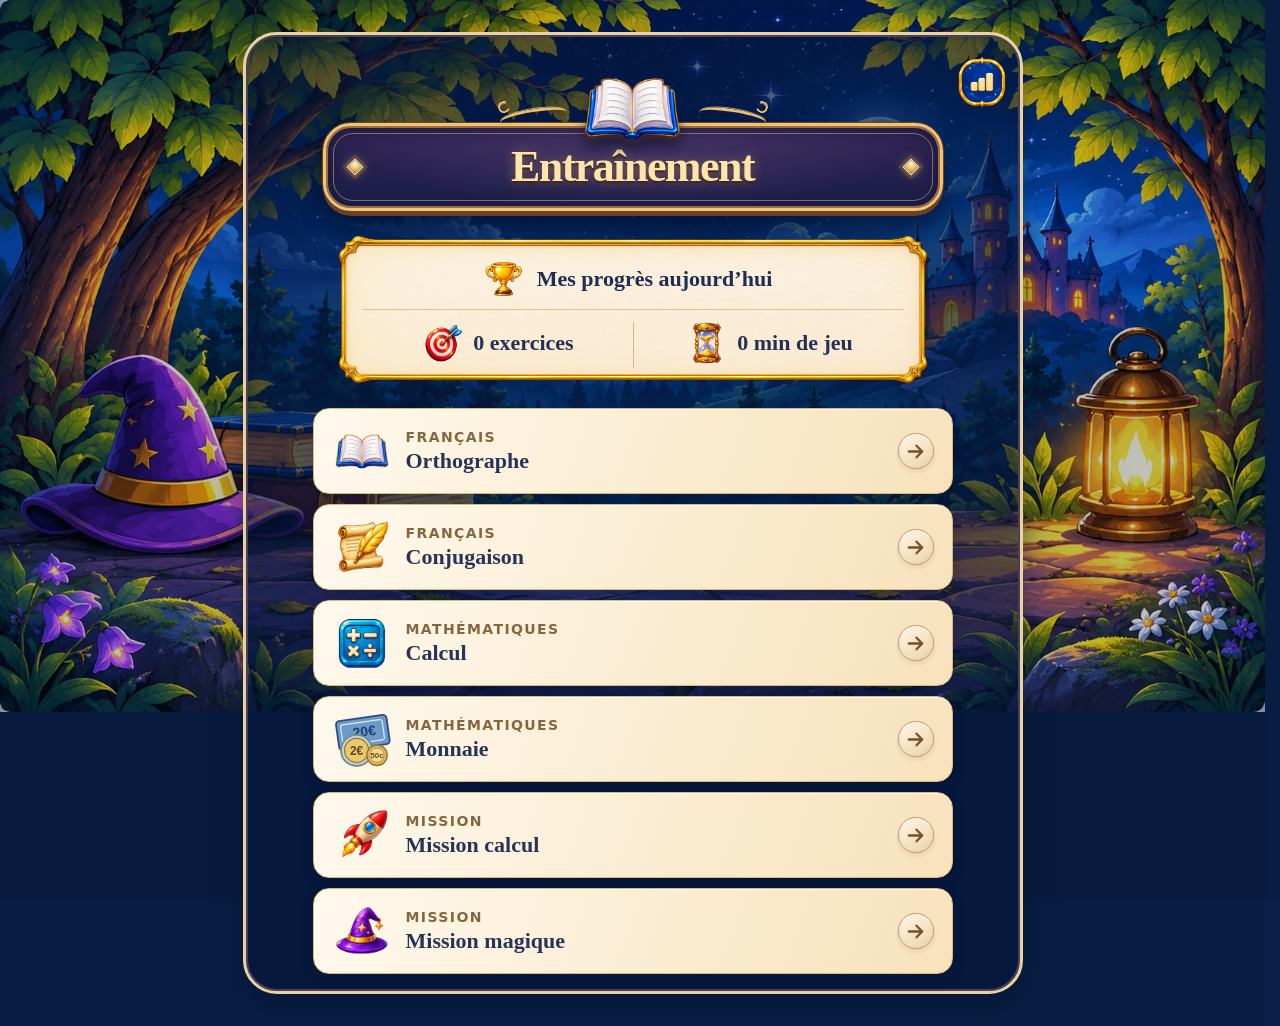
<file: index.html>
<!doctype html>
<html lang="fr" data-theme="magical-academy">
  <head>
    <meta charset="utf-8" />
    <meta name="viewport" content="width=device-width,initial-scale=1" />
    <meta name="theme-color" content="#081c42" />
    <title>Entraînement</title>
    <link rel="stylesheet" href="./styles/typography.css?v=1" />
    <link rel="stylesheet" href="./home-layout.css?v=20261107" />
    <link rel="stylesheet" href="./school-base.css?v=20261107" />
    <link rel="stylesheet" href="./styles/themes/magical-academy/theme.css?v=width-lock-20261107" />
    <link rel="stylesheet" href="./styles/themes/magical-academy/components.css?v=20261107-css-consolidation" />
    <link rel="stylesheet" href="./styles/themes/magical-academy/home.css?v=20261107" />
  </head>
  <body class="academy-page academy-home-page">
    <main class="academy-global-frame">
      <nav class="page-nav page-header school-banner academy-banner academy-home-nav"
           data-academy-header data-home="true" data-scores="true"
           aria-label="Navigation de l’accueil"></nav>
      <header class="academy-hero">
        <div class="hero-plaque">
          <span class="hero-book-flourish hero-book-flourish--left" aria-hidden="true"></span>
          <span class="hero-book-flourish hero-book-flourish--right" aria-hidden="true"></span>
          <span class="hero-book" aria-hidden="true"></span>
          <span class="hero-plaque-jewel hero-plaque-jewel--left" aria-hidden="true"></span>
          <h1 id="welcome-title">Entraînement</h1>
          <span class="hero-plaque-jewel hero-plaque-jewel--right" aria-hidden="true"></span>
        </div>
      </header>

      <section class="daily-panel" aria-labelledby="daily-heading">
        <div class="daily-heading">
          <span class="daily-trophy" aria-hidden="true">
            <svg viewBox="0 0 48 48">
              <path d="M13 7h22v13c0 10-5 15-11 15s-11-5-11-15z" fill="#f5bb31" stroke="#95601f" stroke-width="2.5" />
              <path d="M13 12H6v5c0 7 6 10 11 9M35 12h7v5c0 7-6 10-11 9" fill="none" stroke="#c18b2e" stroke-width="3.5" stroke-linecap="round" />
              <path d="M24 35v6m-10 2h20m-16-3h12" stroke="#986520" stroke-width="3.5" stroke-linecap="round" />
              <path d="m24 12 2.4 5 5.5.8-4 4 .9 5.5-4.8-2.6-4.8 2.6.9-5.5-4-4 5.5-.8z" fill="#fff3b2" />
            </svg>
          </span>
          <h2 id="daily-heading">Mes progrès aujourd’hui</h2>
        </div>
        <div class="daily-stats" role="status" aria-live="polite" aria-atomic="true">
          <div class="daily-stat">
            <span class="daily-stat-icon daily-stat-target" aria-hidden="true">
              <svg viewBox="0 0 48 48">
                <circle cx="23" cy="26" r="18" fill="#fce6d6" stroke="#bd303a" stroke-width="4" />
                <circle cx="23" cy="26" r="11" fill="#fff" stroke="#e4544c" stroke-width="4" />
                <circle cx="23" cy="26" r="4" fill="#c92d35" />
                <path d="m24 25 13-15m-1-5 2 5 5 1-5 3-2-1" fill="none" stroke="#21693c" stroke-width="3" stroke-linecap="round" stroke-linejoin="round" />
              </svg>
            </span>
            <strong id="daily-points">0 exercices</strong>
          </div>
          <div class="daily-stat">
            <span class="daily-stat-icon daily-stat-hourglass" aria-hidden="true">
              <svg viewBox="0 0 48 48">
                <circle cx="24" cy="24" r="19" fill="#fffdf4" stroke="#263252" stroke-width="3.5" />
                <path d="M24 12v13l9 5" fill="none" stroke="#263252" stroke-width="4" stroke-linecap="round" stroke-linejoin="round" />
              </svg>
            </span>
            <strong id="daily-minutes">0 min de jeu</strong>
          </div>
        </div>
        <p id="daily-error" class="daily-error" hidden></p>
      </section>

      <nav class="activity-grid" aria-label="Activités éducatives">
        <a class="activity-card activity-french" href="./francais.html">
          <span class="activity-icon" aria-hidden="true">Aa</span>
          <span class="activity-body"><span class="subject">FRANÇAIS</span><strong>Orthographe</strong></span>
          <span class="activity-arrow" aria-hidden="true"><svg viewBox="0 0 24 24" focusable="false"><path d="M5 12h14m-6-6 6 6-6 6" /></svg></span>
        </a>
        <a class="activity-card activity-conjugation" href="./conjugaison.html">
          <span class="activity-icon" aria-hidden="true">Je</span>
          <span class="activity-body"><span class="subject">FRANÇAIS</span><strong>Conjugaison</strong></span>
          <span class="activity-arrow" aria-hidden="true"><svg viewBox="0 0 24 24" focusable="false"><path d="M5 12h14m-6-6 6 6-6 6" /></svg></span>
        </a>
        <a class="activity-card activity-math" href="./calcul.html">
          <span class="activity-icon" aria-hidden="true">+</span>
          <span class="activity-body"><span class="subject">MATHÉMATIQUES</span><strong>Calcul</strong></span>
          <span class="activity-arrow" aria-hidden="true"><svg viewBox="0 0 24 24" focusable="false"><path d="M5 12h14m-6-6 6 6-6 6" /></svg></span>
        </a>
        <a class="activity-card activity-monnaie" href="./monnaie.html">
          <span class="activity-icon" aria-hidden="true">€</span>
          <span class="activity-body"><span class="subject">MATHÉMATIQUES</span><strong>Monnaie</strong></span>
          <span class="activity-arrow" aria-hidden="true"><svg viewBox="0 0 24 24" focusable="false"><path d="M5 12h14m-6-6 6 6-6 6" /></svg></span>
        </a>
        <a class="activity-card activity-space" href="./space.html">
          <span class="activity-icon" aria-hidden="true">✦</span>
          <span class="activity-body"><span class="subject">MISSION</span><strong>Mission calcul</strong></span>
          <span class="activity-arrow" aria-hidden="true"><svg viewBox="0 0 24 24" focusable="false"><path d="M5 12h14m-6-6 6 6-6 6" /></svg></span>
        </a>
        <a class="activity-card activity-magic" href="./magic.html">
          <span class="activity-icon" aria-hidden="true">✧</span>
          <span class="activity-body"><span class="subject">MISSION</span><strong>Mission magique</strong></span>
          <span class="activity-arrow" aria-hidden="true"><svg viewBox="0 0 24 24" focusable="false"><path d="M5 12h14m-6-6 6 6-6 6" /></svg></span>
        </a>
      </nav>
    </main>
    <script src="./academy-header.js?v=20261111-score-origins"></script>
    <script src="./reward-difficulties.js?v=20261111-admin1"></script>
    <script src="./reward-rules.js?v=20261111-max10"></script>
    <script src="./daily-exercises.js?v=20261111-bonus5"></script>
    <script>
      DailyExercises.grantSpecialBonus();
      DailyExercises.mountStats(
        document.getElementById("daily-points"),
        document.getElementById("daily-minutes"),
        document.getElementById("daily-error")
      );

    </script>
  </body>
</html>
</file>
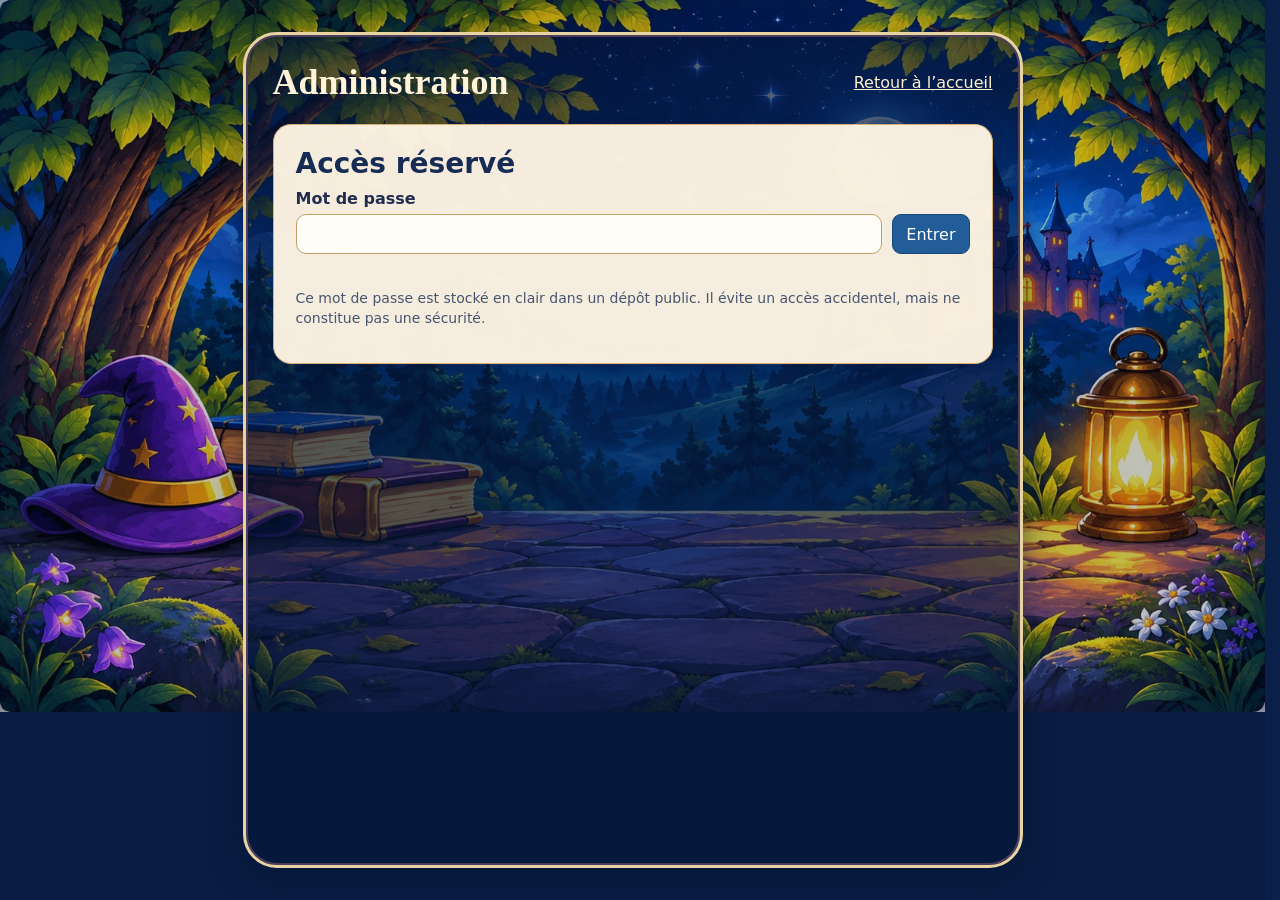
<file: admin.html>
<!doctype html>
<html lang="fr" data-theme="magical-academy">
  <head>
    <meta charset="utf-8" />
    <meta name="viewport" content="width=device-width,initial-scale=1" />
    <meta name="robots" content="noindex,nofollow" />
    <meta name="theme-color" content="#081c42" />
    <title>Administration — Entraînement</title>
    <link rel="stylesheet" href="./styles/typography.css?v=1" />
    <link rel="stylesheet" href="./school-base.css?v=20261107" />
    <link rel="stylesheet" href="./styles/themes/magical-academy/theme.css?v=width-lock-20261107" />
    <link rel="stylesheet" href="./styles/themes/magical-academy/components.css?v=20261107-css-consolidation" />
    <link rel="stylesheet" href="./admin.css?v=20261111-gains1" />
  </head>
  <body class="school-page academy-page admin-page">
    <main class="academy-global-frame">
      <div class="admin-shell">
        <header class="admin-header">
          <h1>Administration</h1>
          <a href="./index.html">Retour à l’accueil</a>
        </header>

        <section id="login-panel" class="admin-card" aria-labelledby="admin-login-title">
          <h2 id="admin-login-title">Accès réservé</h2>
          <form id="login-form">
            <label for="admin-password">Mot de passe</label>
            <div class="admin-form-line">
              <input id="admin-password" type="password" autocomplete="off" required />
              <button type="submit">Entrer</button>
            </div>
          </form>
          <p id="login-status" class="admin-status" role="alert"></p>
          <p class="admin-hint">Ce mot de passe est stocké en clair dans un dépôt public. Il évite un accès accidentel, mais ne constitue pas une sécurité.</p>
        </section>

        <div id="admin-dashboard" hidden>
          <section class="admin-card" aria-labelledby="admin-levels-title">
            <h2 id="admin-levels-title">Difficultés et maîtrise</h2>
            <p class="admin-hint">Les difficultés sont en lecture seule ici. La maîtrise résulte du niveau automatique et d’un bonus fixe positif ou négatif, limité au final à 0–10. Le niveau automatique continue d’évoluer avec les exercices et le bonus est local à cet appareil.</p>
            <div id="admin-category-list"></div>
            <p id="mastery-status" class="admin-status" role="status" aria-live="polite"></p>
            <p class="admin-edit-link"><a href="https://github.com/Sek44/xfr1/edit/main/reward-difficulties.js" target="_blank" rel="noopener noreferrer">Modifier les difficultés sur GitHub</a></p>
          </section>

          <section class="admin-card" aria-labelledby="admin-bonus-title">
            <h2 id="admin-bonus-title">Bonus de temps ponctuel</h2>
            <form id="bonus-form">
              <label for="bonus-minutes">Minutes à ajouter aujourd’hui sur cet appareil</label>
              <div class="admin-form-line">
                <input id="bonus-minutes" type="number" min="1" max="120" step="1" value="5" required />
                <button type="submit">Ajouter le bonus</button>
              </div>
            </form>
            <p id="bonus-status" class="admin-status" role="status" aria-live="polite"></p>
            <p class="admin-hint">Le bonus est ajouté en secondes aux crédits quotidiens partagés avec GMR, sans ajouter de score ni d’exercice. Il expire avec les crédits du jour.</p>
          </section>

          <section class="admin-card" aria-labelledby="admin-data-title">
            <h2 id="admin-data-title">Données locales du joueur</h2>
            <div id="admin-local-summary" class="admin-local-summary"></div>
            <p class="admin-hint">Ces données appartiennent au navigateur actuel. Elles ne sont pas sauvegardées sur GitHub et ne sont pas synchronisées avec d’autres appareils.</p>
            <button id="admin-refresh" type="button" class="admin-secondary">Actualiser les données</button>
            <div id="admin-storage-list" class="admin-storage-list"></div>
          </section>

          <section class="admin-card" aria-labelledby="admin-gains-title">
            <h2 id="admin-gains-title">Barème complet des gains</h2>
            <p class="admin-hint">Chaque cellule indique le gain minimum positif et le gain maximum pour une série de 10 questions d’une seule catégorie. La difficulté est en ligne, la maîtrise finale en colonne. Les gains sont calculés avant les plafonds quotidiens.</p>
            <div class="admin-matrix-scroll" tabindex="0" role="region" aria-label="Tableau des gains par difficulté et maîtrise">
              <table id="admin-gains-matrix" class="admin-matrix"></table>
            </div>
            <p class="admin-hint">Maîtrise 0 à 5 : premier gain dès 5 bonnes réponses sur 10, maximum dès 9 sur 10. Maîtrise 6 à 9 : aucune minute pour une note inférieure à 9/10. Maîtrise 10 : aucun gain. Pour les missions, le score est toujours considéré comme parfait par palier de 10 réussites (Mission calcul) ou 20 (Mission magique).</p>
            <p class="admin-hint">Limites de tentatives par jour : maîtrise 0–5 sans limite ; 6 : 6 ; 7 : 4 ; 8 : 3 ; 9 : 2 ; 10 : 1. Les gains effectifs peuvent aussi être réduits par le plafond de 60 min de crédits d’exercices par jour.</p>
          </section>
        </div>
      </div>
    </main>
    <script src="./reward-difficulties.js?v=20261111-admin1"></script>
    <script src="./reward-rules.js?v=20261111-gains1"></script>
    <script src="./daily-exercises.js?v=20261111-admin2"></script>
    <script src="./admin.js?v=control1-20261115"></script>
  </body>
</html>
</file>
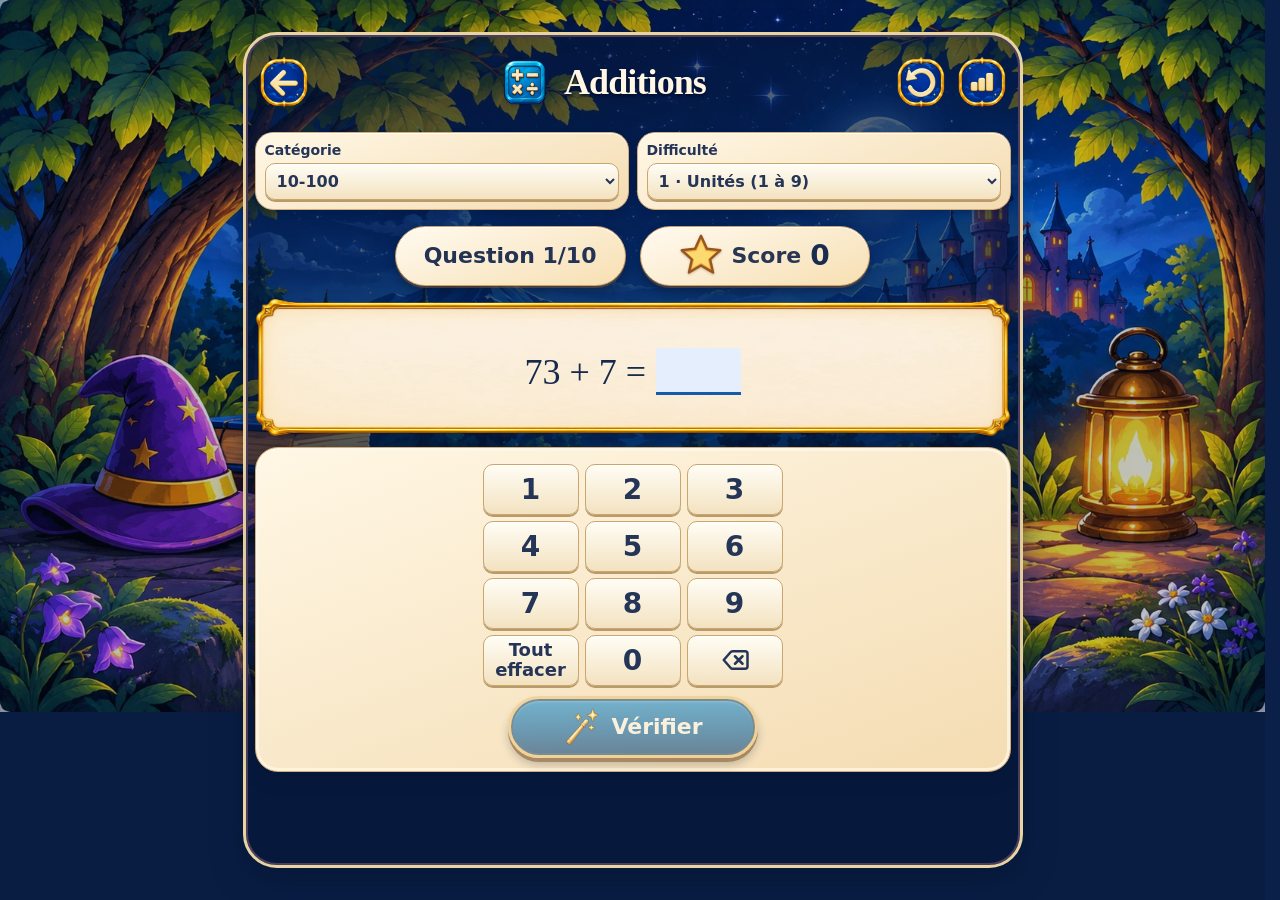
<file: calcul.html>
<!doctype html>
<html lang="fr" data-theme="magical-academy">
  <head>
    <meta charset="utf-8" />
    <meta name="viewport" content="width=device-width,initial-scale=1" />
    <title>Additions — Entraînement</title>

    <link rel="stylesheet" href="./styles/typography.css?v=1" />
    <link rel="stylesheet" href="./shared-components.css?v=20261107-history-cleanup" />
    <link rel="stylesheet" href="./calcul.css?v=shared-keypad-controls-20261107" />
    <link rel="stylesheet" href="./keyboard.css?v=shared-keypad-controls-20261107" />

    <link rel="stylesheet" href="./app-confirm.css?v=20261107-history-cleanup" />
    <link rel="stylesheet" href="./exercise-base.css?v=20261107-css-consolidation" />
    <link rel="stylesheet" href="./school-base.css?v=20261107" />
    <link rel="stylesheet" href="./styles/themes/magical-academy/theme.css?v=width-lock-20261107" />
    <link rel="stylesheet" href="./styles/themes/magical-academy/components.css?v=20261107-css-consolidation" />
    <link rel="stylesheet" href="./styles/themes/magical-academy/results.css?v=20261108-save-warning" />
  </head>
  <body class="school-page academy-page calcul-page">
    <main class="academy-global-frame">
      <nav class="page-nav page-header school-banner academy-banner" data-academy-header data-title="Additions" data-icon="calcul" data-game="calcul" data-restart="true" data-scores="true"></nav>
      <div id="categories" class="settings"></div>
      <div id="score" class="score"></div>
      <div id="panel" class="panel"></div>
    </main>
    <script src="./academy-header.js?v=20261111-score-origins"></script>
    <script src="./reward-difficulties.js?v=20261111-admin1"></script>
    <script src="./reward-rules.js?v=20261111-max10"></script>
    <script src="./daily-exercises.js?v=20261111-reprice2"></script>
    <script src="./game-state.js?v=20261108-reliable-save"></script>
    <script src="./score-view.js?v=20261111-active-sub"></script>
    <script src="./scores.js?v=20261108-reliable-save"></script>
    <script src="./app-confirm.js?v=20261101"></script>
    <script src="./game-ui.js?v=hardware-keyboard-20261107"></script>
    <script src="./game-common.js?v=20261111-level-number-only"></script>
    <script src="./calcul.js?v=20261111-mastery1"></script>
  </body>
</html>
</file>
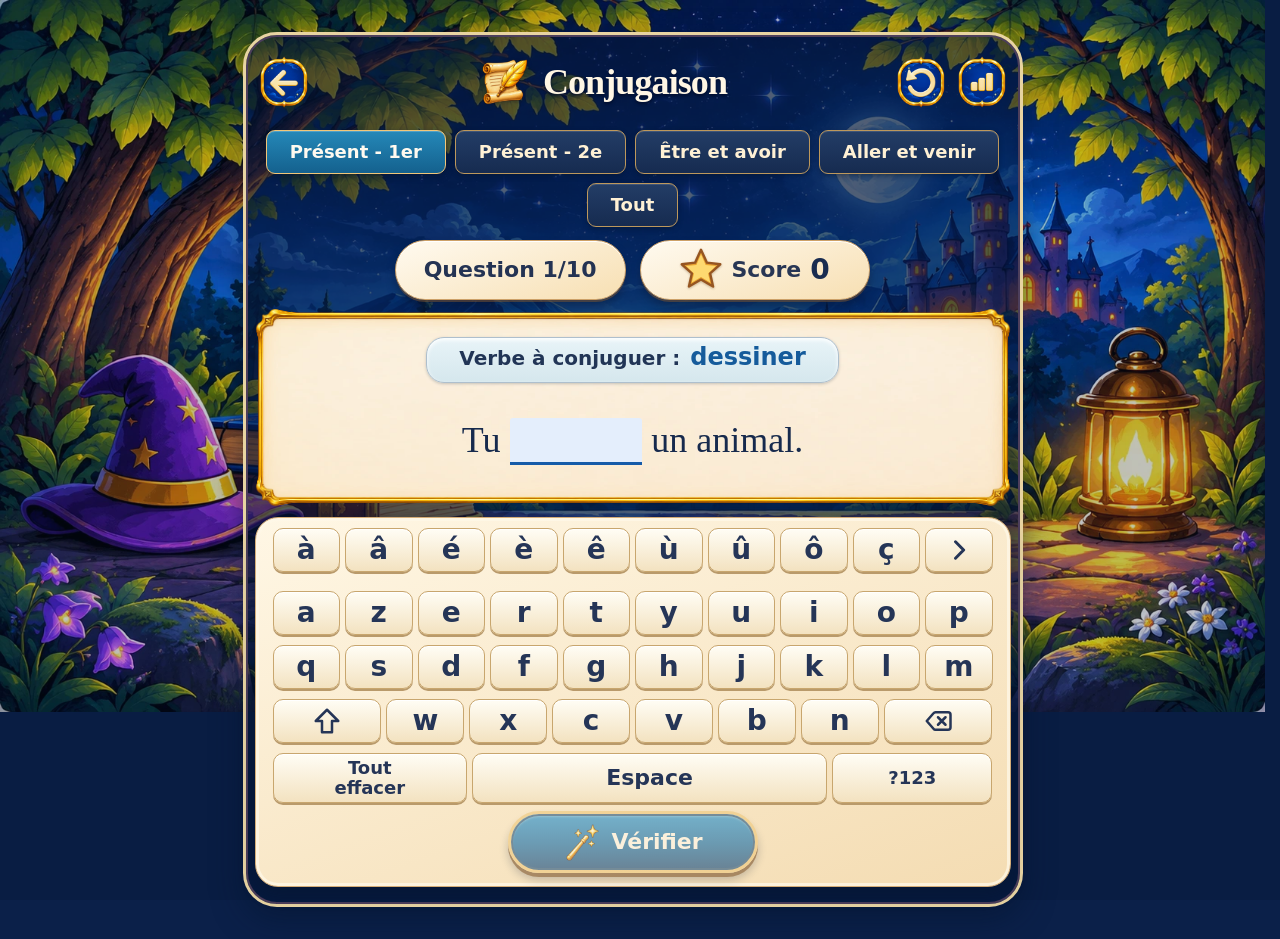
<file: conjugaison.html>
<!doctype html>
<html lang="fr" data-theme="magical-academy">
  <head>
    <meta charset="utf-8" />
    <meta name="viewport" content="width=device-width,initial-scale=1" />
    <title>Conjugaison — Entraînement</title>
    <link rel="stylesheet" href="./styles/typography.css?v=1" />
    <link rel="stylesheet" href="./shared-components.css?v=20261107-history-cleanup" />
    <link rel="stylesheet" href="./app-confirm.css?v=20261107-history-cleanup" />
    <link rel="stylesheet" href="./keyboard.css?v=backspace-svg-20261107" />
    <link rel="stylesheet" href="./exercise-base.css?v=20261107-css-consolidation" />
    <link rel="stylesheet" href="./school-base.css?v=20261107" />
    <link rel="stylesheet" href="./styles/themes/magical-academy/theme.css?v=width-lock-20261107" />
    <link rel="stylesheet" href="./styles/themes/magical-academy/conjugaison.css?v=mobile-verb-offset-20261107" />
    <link rel="stylesheet" href="./styles/themes/magical-academy/components.css?v=20261107-css-consolidation" />
    <link rel="stylesheet" href="./styles/themes/magical-academy/results.css?v=20261108-save-warning" />
  </head>
  <body class="school-page academy-page conjugaison-page">
    <main class="academy-global-frame">
      <nav class="page-nav page-header school-banner academy-banner" data-academy-header data-title="Conjugaison" data-icon="conjugaison" data-game="conjugaison" data-restart="true" data-scores="true"></nav>
      <div class="tabs academy-tabs" id="conjugaison-tabs" role="tablist" aria-label="Temps et groupes"></div>
      <div class="score-card" id="score-card" aria-live="polite"></div>
      <section class="panel" id="panel" aria-label="Exercice de conjugaison"></section>
    </main>
    <script src="./academy-header.js?v=20261111-score-origins"></script>
    <script src="./reward-difficulties.js?v=20261121-aller-venir"></script>
    <script src="./reward-rules.js?v=20261121-aller-venir"></script>
    <script src="./daily-exercises.js?v=20261111-reprice2"></script>
    <script src="./game-state.js?v=20261108-reliable-save"></script>
    <script src="./score-view.js?v=20261111-active-sub"></script>
    <script src="./scores.js?v=20261108-reliable-save"></script>
    <script src="./app-confirm.js?v=20261101"></script>
    <script src="./game-ui.js?v=hardware-keyboard-20261107"></script>
    <script src="./game-common.js?v=20261111-level-number-only"></script>
    <script src="./exercise-weighting.js?v=20261101"></script>
    <script src="./conjugaison-data.js?v=20261121-aller-venir"></script>
    <script src="./conjugaison.js?v=20261121-aller-venir"></script>
  </body>
</html>
</file>
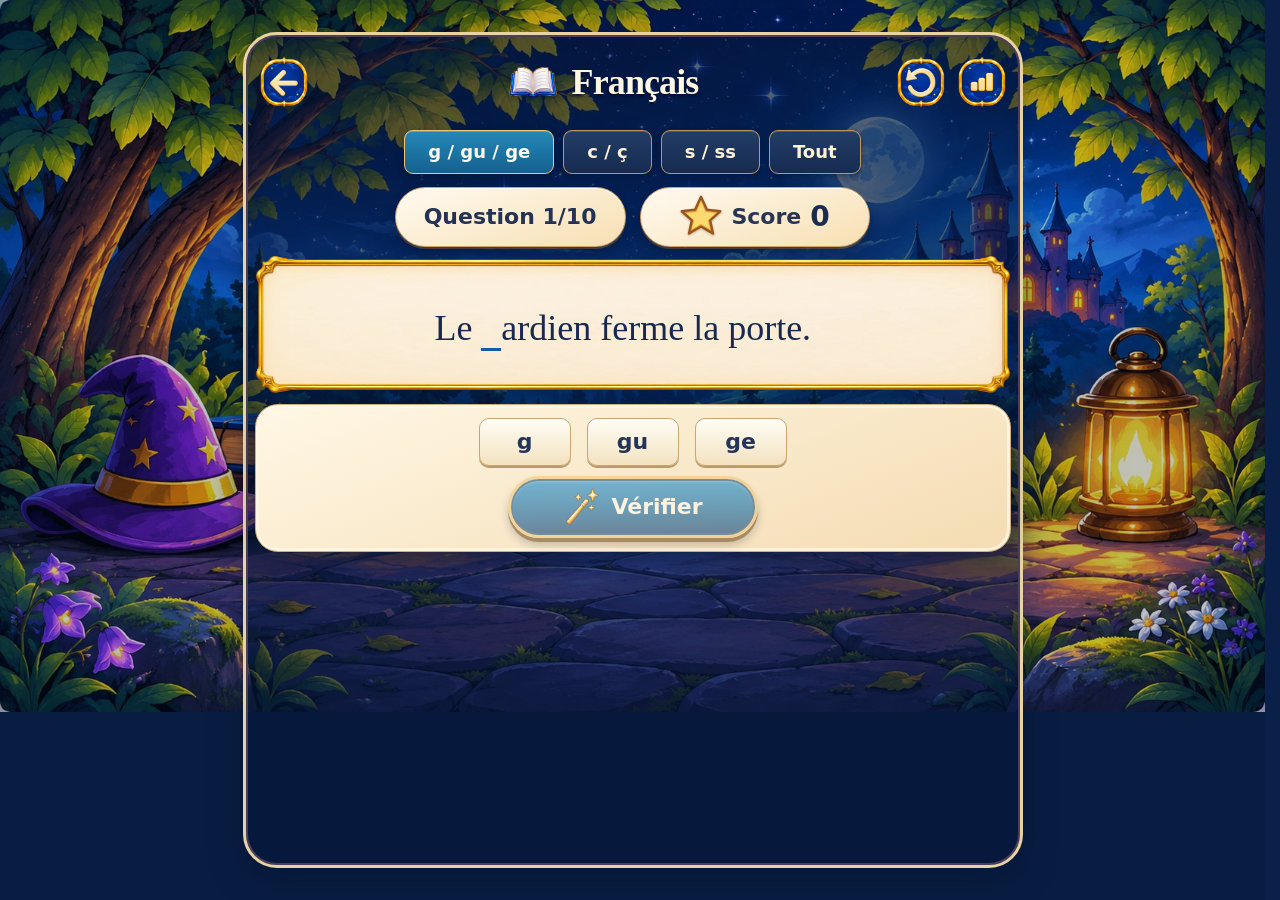
<file: francais.html>
<!doctype html>
<html lang="fr" data-theme="magical-academy">
  <head>
    <meta charset="utf-8" />
    <meta name="viewport" content="width=device-width,initial-scale=1" />
    <title>Français — Entraînement</title>
    <link rel="stylesheet" href="./styles/typography.css?v=1" />
    <link rel="stylesheet" href="./francais.css?v=typography-1" />

    <link rel="stylesheet" href="./shared-components.css?v=20261107-history-cleanup" />
    <link rel="stylesheet" href="./app-confirm.css?v=20261107-history-cleanup" />
    <link rel="stylesheet" href="./exercise-base.css?v=20261107-css-consolidation" />
    <link rel="stylesheet" href="./school-base.css?v=20261107" />
    <link rel="stylesheet" href="./styles/themes/magical-academy/theme.css?v=width-lock-20261107" />
    <link rel="stylesheet" href="./styles/themes/magical-academy/components.css?v=20261107-css-consolidation" />
    <link rel="stylesheet" href="./styles/themes/magical-academy/results.css?v=20261108-save-warning" />
  </head>
  <body class="school-page academy-page francais-page">
    <main class="academy-global-frame">
      <nav class="page-nav page-header school-banner academy-banner" data-academy-header data-title="Français" data-icon="francais" data-game="francais" data-restart="true" data-scores="true"></nav>
      <div class="tabs academy-tabs" id="tabs" role="tablist" aria-label="Famille de lettres"></div>
      <div class="score-card" id="score-card" aria-live="polite"></div>
      <div class="panel" id="panel"></div>
    </main>
    <script src="./academy-header.js?v=20261111-score-origins"></script>
    <script src="./reward-difficulties.js?v=20261111-admin1"></script>
    <script src="./reward-rules.js?v=20261111-max10"></script>
    <script src="./daily-exercises.js?v=20261111-reprice2"></script>
    <script src="./game-state.js?v=20261108-reliable-save"></script>
    <script src="./score-view.js?v=20261111-active-sub"></script>
    <script src="./scores.js?v=20261108-reliable-save"></script>
    <script src="./app-confirm.js?v=20261101"></script>
    <script src="./game-ui.js?v=20261104-shared-keys-tabs"></script>
    <script src="./game-common.js?v=20261111-level-number-only"></script>
    <script src="./exercise-weighting.js?v=20261101"></script>
    <script src="./francais-data.js?v=20261118-worksheet-vocabulary"></script>
    <script src="./francais.js?v=20261111-mastery1"></script>
  </body>
</html>
</file>
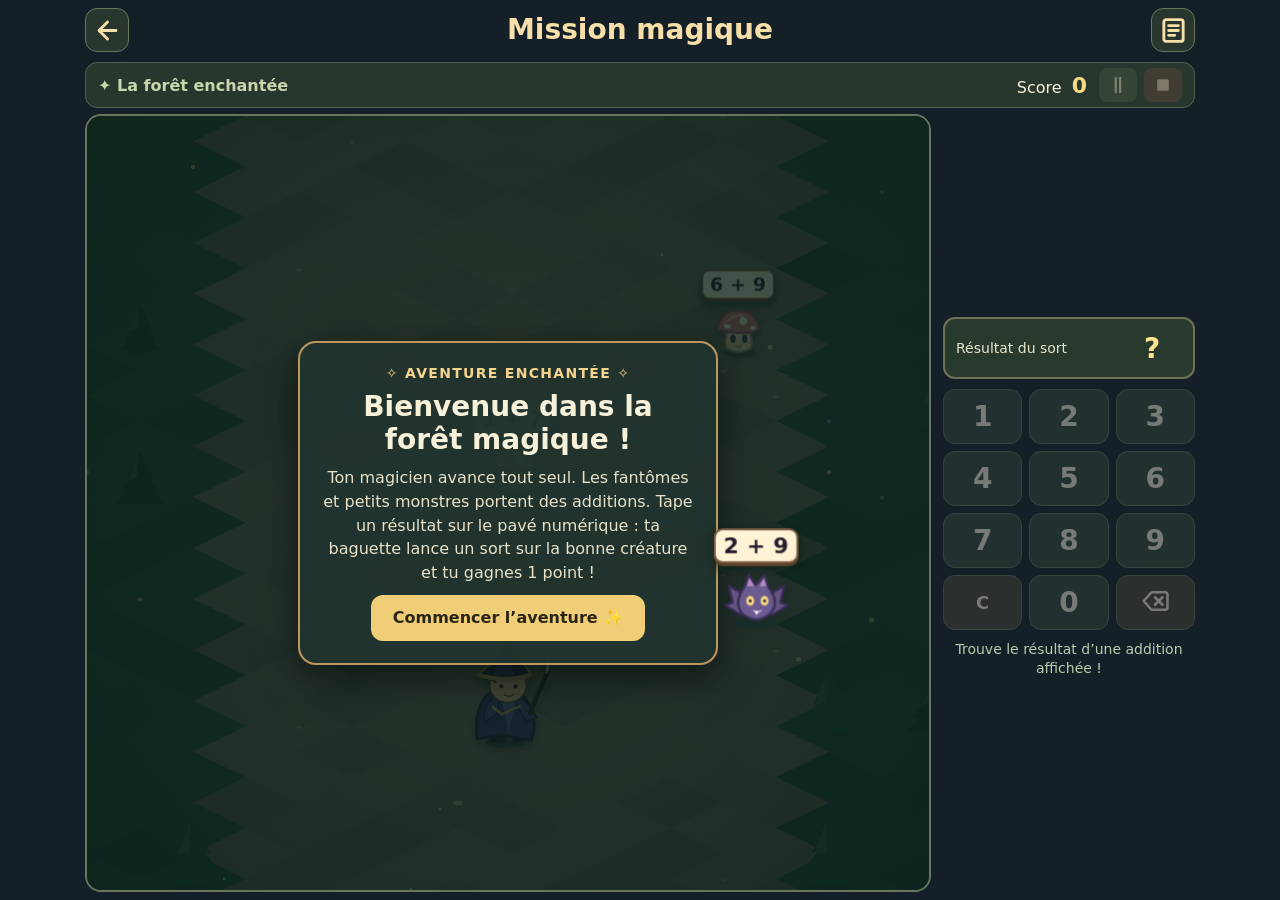
<file: magic.html>
<!doctype html>
<html lang="fr">
  <head>
    <meta charset="utf-8" />
    <meta name="viewport" content="width=device-width,initial-scale=1,viewport-fit=cover" />
    <meta name="theme-color" content="#151f27" />
    <title>Mission magique — Entraînement</title>
    <link rel="stylesheet" href="./styles/typography.css?v=1" />
    <link rel="stylesheet" href="./shared-components.css?v=20261107-history-cleanup" />
    <link rel="stylesheet" href="./keyboard.css?v=shared-backspace-20261107" />
    <link rel="stylesheet" href="./magic.css?v=typography-1" />
    <link rel="stylesheet" href="./app-confirm.css?v=20261107-history-cleanup" />
  </head>
  <body>
    <main class="magic-app">
      <nav class="page-nav page-header">
        <a id="home-link" class="nav-link nav-icon" href="./" aria-label="Retour à l’accueil">
          <svg viewBox="0 0 24 24" aria-hidden="true"><path d="M19 12H5m7-7-7 7 7 7" /></svg>
        </a>
        <h1 class="page-title">Mission magique</h1>
        <a class="nav-link nav-icon" href="./scores.html?game=magic" aria-label="Voir les scores">
          <svg viewBox="0 0 24 24" aria-hidden="true">
            <rect x="4" y="3" width="16" height="18" rx="2" />
            <path d="M8 8h8M8 12h8M8 16h5" />
          </svg>
        </a>
      </nav>
      <div class="magic-hud">
        <span class="journey">✦ La forêt enchantée</span>
        <span class="points">Score <strong id="points" aria-live="polite">0</strong></span>
        <div class="magic-actions">
          <button id="pause" title="Pause" aria-label="Mettre en pause" disabled>Ⅱ</button>
          <button id="end-game" title="Terminer" aria-label="Terminer la partie" disabled>
            <svg viewBox="0 0 24 24" width="20" height="20" aria-hidden="true"><rect x="5" y="5" width="14" height="14" rx="2" fill="currentColor" /></svg>
          </button>
        </div>
      </div>
      <div class="magic-layout">
        <section class="magic-arena" aria-label="Forêt enchantée et créatures avec des additions">
          <canvas id="ground" aria-hidden="true"></canvas>
          <div id="creatures" class="creatures" aria-live="off"></div>
          <div id="magic-effects" aria-hidden="true"></div>
          <div id="wizard" class="wizard" aria-label="Ton petit magicien">
            <svg viewBox="0 0 100 132" aria-hidden="true">
              <ellipse cx="47" cy="124" rx="24" ry="6" fill="#0d241d" opacity=".35"/>
              <path d="M30 108 27 123l20 1 2-17ZM57 108l-1 16 19-3-7-18" fill="#241b2c" stroke="#37293b" stroke-width="2"/>
              <path d="M26 66Q9 85 13 119L45 115 78 121Q89 92 66 65Z" fill="#43356b" stroke="#28203e" stroke-width="3"/>
              <path d="M41 67 51 111 60 69" fill="#8a77bf" opacity=".65"/>
              <path d="M31 71Q20 81 22 99l15-9 2-19M66 70q12 12 18 24l-12 5-13-22" fill="#594585" stroke="#2d2347" stroke-width="2"/>
              <path d="M34 42q-5 17 4 26 15 17 28-3l-1-24Z" fill="#b0794d"/>
              <ellipse cx="50" cy="56" rx="22" ry="20" fill="#f2bd84" stroke="#6c473d" stroke-width="2"/>
              <path d="M29 49q2-19 19-19 19 0 25 20l-11-7-6 5-12-5-9 10Z" fill="#4a2d29"/>
              <circle cx="42" cy="57" r="2.5" fill="#2b2629"/><circle cx="59" cy="57" r="2.5" fill="#2b2629"/>
              <path d="M46 67q6 4 11-1" fill="none" stroke="#924e48" stroke-width="2" stroke-linecap="round"/>
              <path d="M13 43Q33 31 44 5q5-7 10 3L78 43Q52 56 13 43Z" fill="#303159" stroke="#c39a55" stroke-width="3"/>
              <path d="M45 13q8 14 13 30L32 44Z" fill="#4d4b83"/>
              <path d="M15 43q31 10 62 0" fill="none" stroke="#d9b16b" stroke-width="5"/>
              <path d="M76 89 98 38" stroke="#332322" stroke-width="5" stroke-linecap="round"/>
              <path d="M97 38 98 30" stroke="#fff3c8" stroke-width="3" stroke-linecap="round"/>
              <circle cx="98" cy="28" r="4" fill="#fee28a"/>
              <path d="M96 17v6m0 11v7m-10-13h7m7 0h5" stroke="#ffe79b" stroke-width="2" stroke-linecap="round"/>
              <path d="M31 81 43 90 65 80" fill="none" stroke="#bd995e" stroke-width="3"/>
            </svg>
          </div>
          <div id="overlay" class="magic-overlay">
            <div class="magic-dialog">
              <span class="eyebrow">✧ AVENTURE ENCHANTÉE ✧</span>
              <h2 id="overlay-title">Bienvenue dans la forêt magique !</h2>
              <p id="instructions">Ton magicien avance tout seul. Les fantômes et petits monstres portent des additions. Tape un résultat sur le pavé numérique : ta baguette lance un sort sur la bonne créature et tu gagnes 1 point !</p>
              <p id="result" role="status"></p>
              <button id="start" class="primary">Commencer l’aventure ✨</button>
            </div>
          </div>
        </section>
        <section class="magic-controls" aria-label="Pavé numérique">
          <div class="answer-panel">
            <span>Résultat du sort</span>
            <output id="answer" aria-label="Résultat saisi">?</output>
          </div>
          <div id="keypad" class="keypad"></div>
          <p id="hint" class="hint" role="status" aria-live="polite">Trouve le résultat d’une addition affichée !</p>
        </section>
      </div>
    </main>
    <script src="./reward-difficulties.js?v=20261111-admin1"></script>
    <script src="./reward-rules.js?v=20261111-max10"></script>
    <script src="./daily-exercises.js?v=20261111-reprice2"></script>
    <script src="./game-state.js?v=20261108-reliable-save"></script>
    <script src="./score-view.js?v=20261111-active-sub"></script>
    <script src="./app-confirm.js"></script>
    <script src="./scores.js?v=20261108-reliable-save"></script>
    <script src="./game-ui.js?v=hardware-keyboard-20261107"></script>
    <script src="./magic-engine.js?v=20261020-1"></script>
    <script src="./magic.js?v=20261111-level-number-only"></script>
  </body>
</html>
</file>
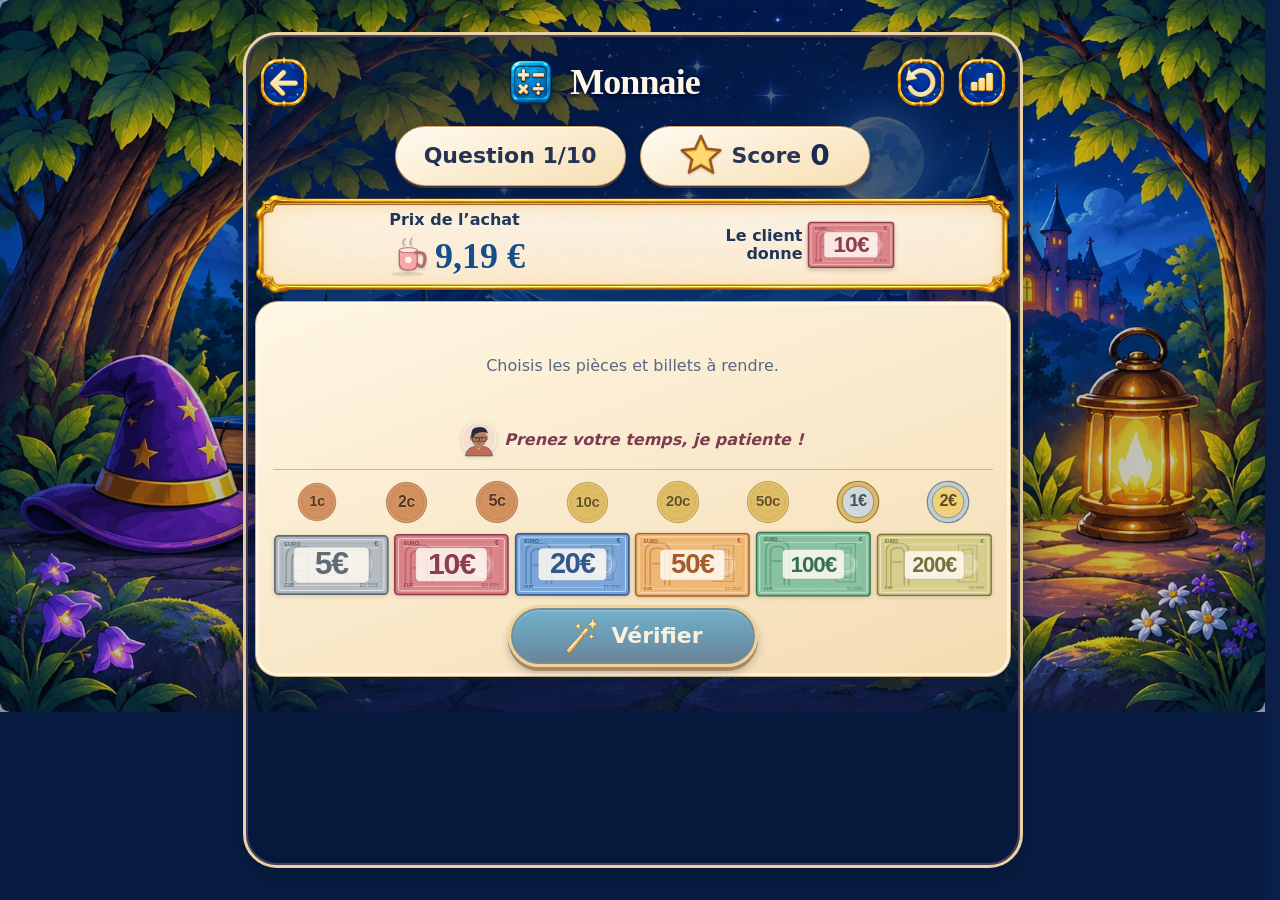
<file: monnaie.html>
<!doctype html>
<html lang="fr" data-theme="magical-academy">
  <head>
    <meta charset="utf-8" />
    <meta name="viewport" content="width=device-width,initial-scale=1" />
    <title>Monnaie — Entraînement</title>
    <link rel="stylesheet" href="./styles/typography.css?v=1" />
    <link rel="stylesheet" href="./shared-components.css?v=20261107-history-cleanup" />
    <link rel="stylesheet" href="./app-confirm.css?v=20261107-history-cleanup" />
    <link rel="stylesheet" href="./exercise-base.css?v=20261107-css-consolidation" />
    <link rel="stylesheet" href="./school-base.css?v=20261107" />
    <link rel="stylesheet" href="./styles/themes/magical-academy/theme.css?v=width-lock-20261107" />
    <link rel="stylesheet" href="./styles/themes/magical-academy/components.css?v=20261107-css-consolidation" />
    <link rel="stylesheet" href="./monnaie.css?v=20261111-clients1" />
    <link rel="stylesheet" href="./styles/themes/magical-academy/results.css?v=20261108-save-warning" />
  </head>
  <body class="school-page academy-page monnaie-page">
    <main class="academy-global-frame">
      <nav class="page-nav page-header school-banner academy-banner"
           data-academy-header data-title="Monnaie" data-icon="calcul"
           data-game="monnaie" data-restart="true" data-scores="true"></nav>
      <div id="score" class="score"></div>
      <div id="panel" class="panel"></div>
    </main>
    <script src="./academy-header.js?v=20261111-score-origins"></script>
    <script src="./reward-difficulties.js?v=20261111-admin1"></script>
    <script src="./reward-rules.js?v=20261111-max10"></script>
    <script src="./daily-exercises.js?v=20261111-reprice2"></script>
    <script src="./game-state.js?v=20261108-reliable-save"></script>
    <script src="./score-view.js?v=20261111-active-sub"></script>
    <script src="./scores.js?v=20261111-monnaie"></script>
    <script src="./app-confirm.js?v=20261101"></script>
    <script src="./game-ui.js?v=hardware-keyboard-20261107"></script>
    <script src="./game-common.js?v=20261111-level-number-only"></script>
    <script src="./monnaie-model.js?v=20261111-client-wait1"></script>
    <script src="./monnaie-art.js?v=20261111-layout3"></script>
    <script src="./monnaie-objects.js?v=20261111-objects1"></script>
    <script src="./monnaie-customers.js?v=20261111-clients1"></script>
    <script src="./monnaie.js?v=20261111-mastery1"></script>
  </body>
</html>
</file>
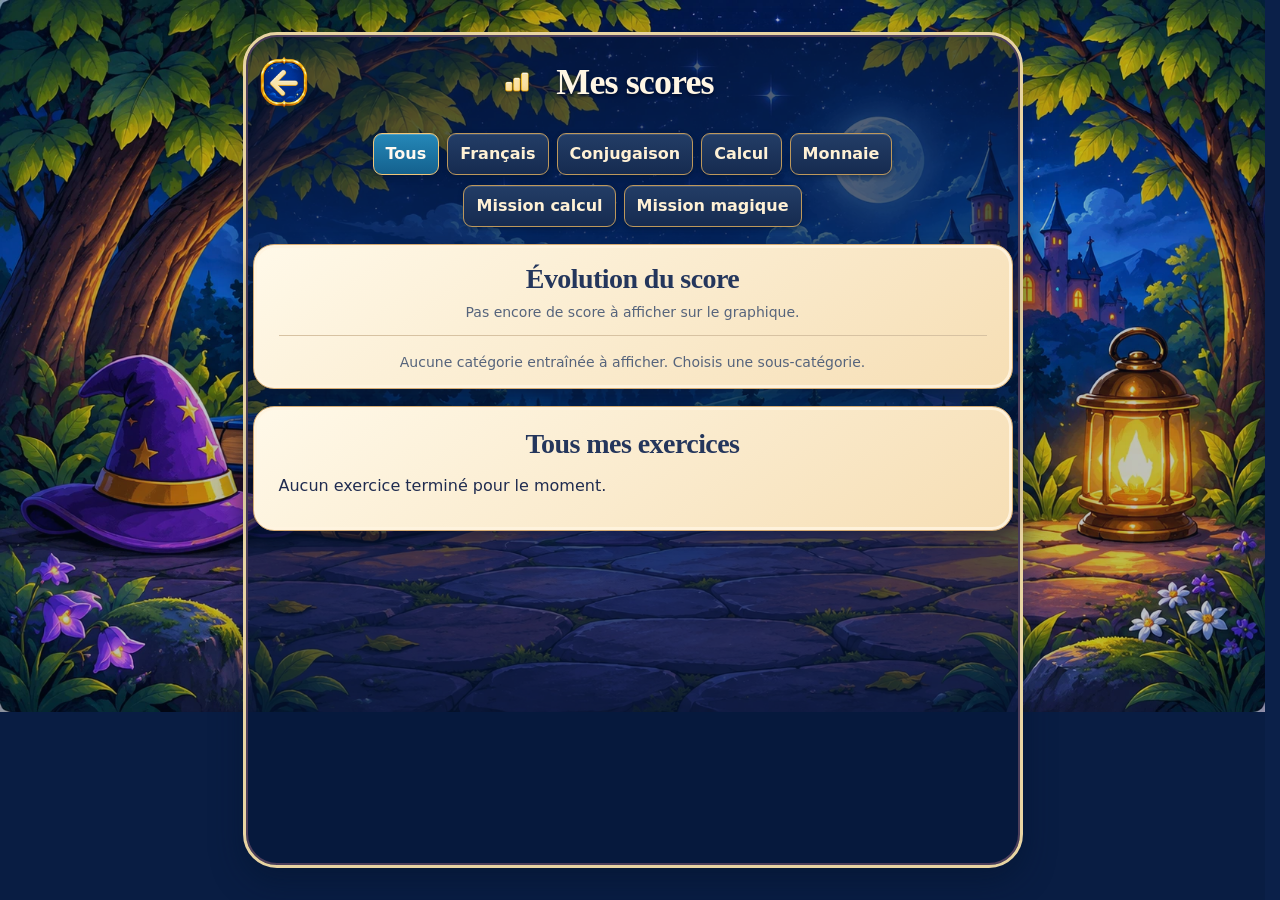
<file: scores.html>
<!doctype html>
<html lang="fr" data-theme="magical-academy">
  <head>
    <meta charset="utf-8" />
    <meta name="viewport" content="width=device-width,initial-scale=1" />
    <title>Mes scores — Entraînement</title>
    <link rel="stylesheet" href="./styles/typography.css?v=1" />
    <link rel="stylesheet" href="./shared-components.css?v=20261107-history-cleanup" />

    <link rel="stylesheet" href="./app-confirm.css?v=20261107-history-cleanup" />
    <link rel="stylesheet" href="./school-base.css?v=20261107" />
    <link rel="stylesheet" href="./styles/themes/magical-academy/theme.css?v=width-lock-20261107" />
    <link rel="stylesheet" href="./styles/themes/magical-academy/components.css?v=20261107-css-consolidation" />
    <link rel="stylesheet" href="./styles/themes/magical-academy/scores.css?v=20261111-mastery-under-chart" />
  </head>
  <body class="school-page academy-page scores-page">
    <main class="academy-global-frame">
      <nav class="page-nav page-header school-banner academy-banner" data-academy-header data-title="Mes scores" data-icon="scores" data-restart="false" data-scores="false" data-back-id="scores-back"></nav>
      <nav class="filter academy-tabs academy-score-tabs" aria-label="Filtrer les scores">
        <div class="score-tab-group" aria-label="Exercices">
          <a class="academy-tab" href="./scores.html" data-game="all" aria-label="Tous les exercices">Tous</a>
          <a class="academy-tab" href="./scores.html?game=francais" data-game="francais">Français</a>
          <a class="academy-tab" href="./scores.html?game=conjugaison" data-game="conjugaison">Conjugaison</a>
          <a class="academy-tab" href="./scores.html?game=calcul" data-game="calcul">Calcul</a>
          <a class="academy-tab" href="./scores.html?game=monnaie" data-game="monnaie">Monnaie</a>
        </div>
        <div class="score-tab-group" aria-label="Missions">
          <a class="academy-tab" href="./scores.html?game=space" data-game="space">Mission calcul</a>
          <a class="academy-tab" href="./scores.html?game=magic" data-game="magic">Mission magique</a>
        </div>
      </nav>
      <nav id="score-subcategory-filter" class="score-subcategory-filter" aria-label="Filtrer par sous-catégorie" hidden></nav>
      <section
        id="score-chart"
        class="history-panel score-chart-panel"
        aria-label="Évolution du score"
      ></section>
      <section id="history" class="history-panel"></section>
    </main>
    <script src="./academy-header.js?v=20261111-score-origins"></script>
    <script src="./app-confirm.js?v=20261018-confirm14"></script>
    <script src="./reward-difficulties.js?v=20261111-admin1"></script>
    <script src="./reward-rules.js?v=20261111-max10"></script>
    <script src="./scores.js?v=20261111-plain-levels"></script>
    <script>
      "use strict";
      const game = new URLSearchParams(location.search).get("game");
      const selected = ["francais", "conjugaison", "calcul", "monnaie", "space", "magic"].includes(game)
        ? game
        : null;
      for (const link of document.querySelectorAll("[data-game]")) {
        if (link.dataset.game === (selected || "all")) {
          link.classList.add("active");
          link.setAttribute("aria-current", "page");
        }
      }
      const routes = {
        francais: "francais.html",
        conjugaison: "conjugaison.html",
        calcul: "calcul.html",
        monnaie: "monnaie.html",
        space: "space.html",
        magic: "magic.html",
      };
      const params = new URLSearchParams(location.search);
      // The selected score tab is not the page the visitor came from.
      // Preserve the explicit origin while changing games or subcategories.
      let origin = params.get("from");
      if (origin !== "home" && !Object.hasOwn(routes, origin)) {
        origin = "home";
        try {
          const ref = new URL(document.referrer);
          if (ref.origin === location.origin) {
            const referringGame = Object.keys(routes).find(
              (key) =>
                ref.pathname === new URL(routes[key], location.href).pathname,
            );
            if (referringGame) origin = referringGame;
          }
        } catch {}
      }
      if (origin !== "home") {
        const back = document.getElementById("scores-back");
        back.href = "./" + routes[origin];
        back.setAttribute("aria-label", "Retour au jeu");
        back.title = "Retour au jeu";
      }
      for (const link of document.querySelectorAll("[data-game]")) {
        const url = new URL(link.href);
        url.searchParams.set("from", origin);
        link.href = url.href;
      }
      if (window.parent !== window) {
        const back = document.getElementById("scores-back");
        back.setAttribute("aria-label", "Retour au jeu");
        back.title = "Retour au jeu";
        back.addEventListener("click", (event) => {
          event.preventDefault();
          window.parent.postMessage(
            { type: "exercise-scores-back" },
            location.origin,
          );
        });
        for (const link of document.querySelectorAll("[data-game]"))
          link.addEventListener("click", (event) => {
            if (
              event.button === 0 &&
              !event.ctrlKey &&
              !event.metaKey &&
              !event.shiftKey &&
              !event.altKey
            ) {
              event.preventDefault();
              location.replace(link.href);
            }
          });
      }
      const scoreGame = selected === "calcul" ? "math" : selected;
      const choices = ExerciseScores.subcategories(scoreGame);
      const savedSub = params.get("sub");
      // Calcul options normally come from recorded sessions. Show the current
      // difficulty even before the first session has been completed.
      if (scoreGame === "math" &&
          /^Additions (?:0-10|10-100|100-1000|1000-10000|Toutes catégories) \/ niveau [1-5]$/.test(savedSub || "") &&
          !choices.some(({ value }) => value === savedSub)) {
        choices.push({
          value: savedSub,
          label: savedSub.replace(/^Additions\s+/i, ""),
        });
      }
      const selectedSub = choices.some(({ value }) => value === savedSub)
        ? savedSub : null;
      if (choices.length) {
        const filter = document.getElementById("score-subcategory-filter");
        for (const choice of [
          { value: "", label: "Toutes" },
          ...choices,
        ]) {
          const link = document.createElement("a");
          const url = new URL(location.href);
          if (choice.value) url.searchParams.set("sub", choice.value);
          else url.searchParams.delete("sub");
          link.href = url.href;
          link.className = "score-subcategory-tab";
          link.textContent = choice.label;
          if (choice.value === (selectedSub || "")) {
            link.classList.add("active");
            link.setAttribute("aria-current", "page");
          }
          filter.append(link);
        }
        filter.hidden = false;
      }
      ExerciseScores.render(
        document.getElementById("history"),
        scoreGame,
        document.getElementById("score-chart"),
        selectedSub,
      );
    </script>
  </body>
</html>
</file>
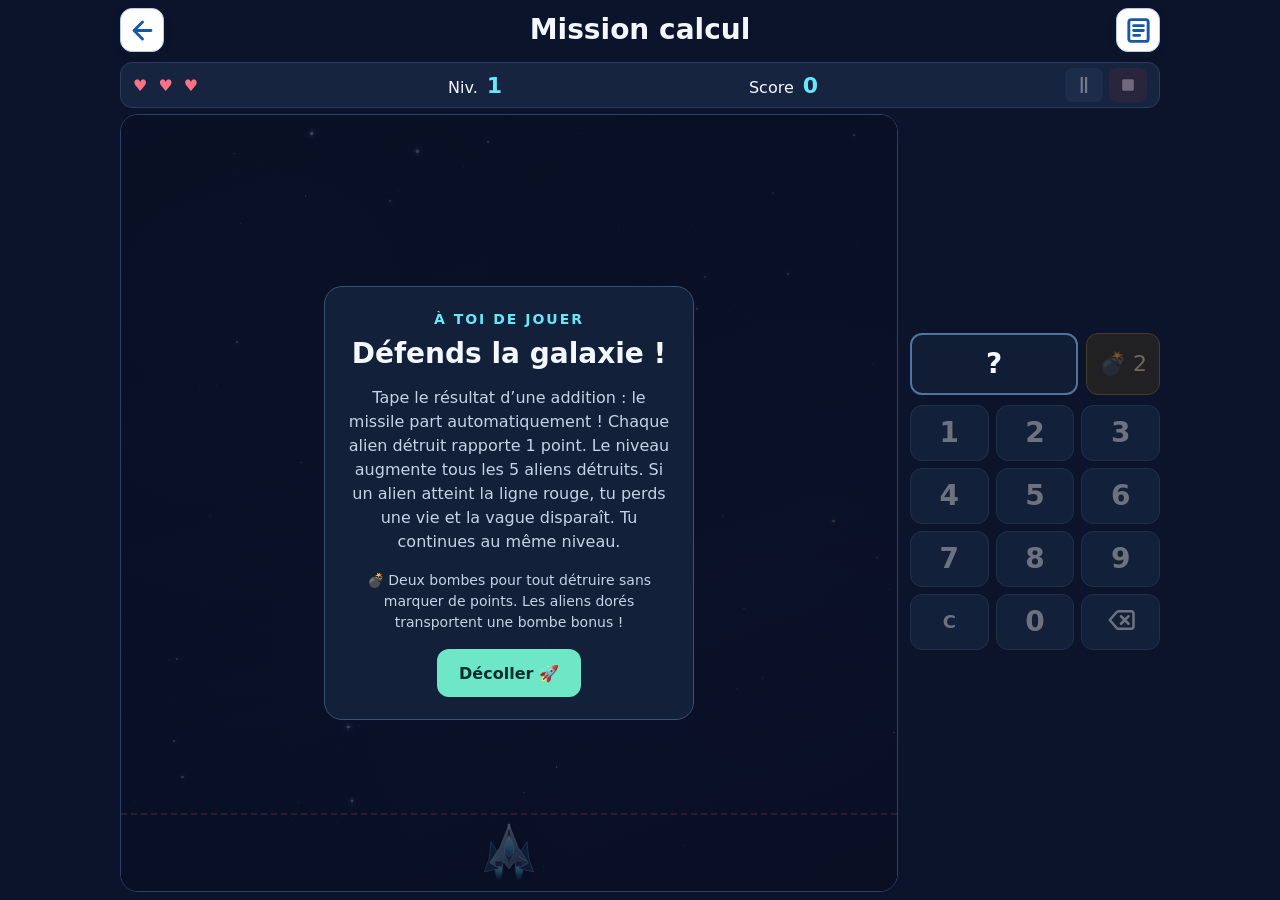
<file: space.html>
<!doctype html>
<html lang="fr">
  <head>
    <meta charset="utf-8" />
    <meta
      name="viewport"
      content="width=device-width,initial-scale=1,viewport-fit=cover"
    />
    <meta name="theme-color" content="#0b142b" />
    <title>Mission calcul — Entraînement</title>
    <link rel="stylesheet" href="./styles/typography.css?v=1" />
    <link rel="stylesheet" href="./shared-components.css?v=20261107-history-cleanup" />
    <link rel="stylesheet" href="./keyboard.css?v=shared-backspace-20261107" />
    <link rel="stylesheet" href="./space.css?v=typography-1" />
    <link rel="stylesheet" href="./app-confirm.css?v=20261107-history-cleanup" />
  </head>
  <body>
    <main class="space-app">
      <nav class="page-nav page-header">
        <a
          id="home-link"
          class="nav-link nav-icon"
          href="./"
          aria-label="Retour à l’accueil"
          ><svg viewBox="0 0 24 24"><path d="M19 12H5m7-7-7 7 7 7" /></svg
        ></a>
        <h1 class="page-title">Mission calcul</h1>
        <a
          class="nav-link nav-icon"
          href="./scores.html?game=space"
          aria-label="Voir les scores"
          ><svg viewBox="0 0 24 24">
            <rect x="4" y="3" width="16" height="18" rx="2" />
            <path d="M8 8h8M8 12h8M8 16h5" /></svg
        ></a>
      </nav>
      <div class="hud">
        <span id="lives" aria-label="Vies">♥ ♥ ♥</span
        ><span
          >Niv.
          <strong id="level" aria-live="polite" aria-label="Niveau"
            >1</strong
          ></span
        ><span>Score <strong id="points">0</strong></span>
        <div class="hud-actions">
          <button
            id="pause"
            aria-label="Mettre en pause"
            title="Pause"
            disabled
          >
            Ⅱ</button
          ><button
            id="end-game"
            class="end-game"
            aria-label="Terminer la partie et enregistrer le score"
            title="Terminer la partie"
            disabled
          >
            <svg viewBox="0 0 24 24" width="20" height="20" aria-hidden="true">
              <rect
                x="5"
                y="5"
                width="14"
                height="14"
                rx="2"
                fill="currentColor"
              />
            </svg>
          </button>
        </div>
      </div>
      <div class="game-layout">
        <section class="arena" aria-label="Zone de jeu">
          <div
            id="space"
            class="space-layer"
            role="group"
            aria-label="Vaisseaux ennemis avec des additions à résoudre"
          >
            <div id="stars" class="stars" aria-hidden="true"></div>
            <div class="danger-line" aria-hidden="true"></div>
            <div id="sprites"></div>
            <div id="player" class="player" aria-label="Ton vaisseau">
              <svg viewBox="0 0 100 100" aria-hidden="true">
                <defs>
                  <linearGradient id="playerHull" x1="0" y1="0" x2="1" y2="1">
                    <stop stop-color="#f0f8ff" />
                    <stop offset=".5" stop-color="#8ba9cc" />
                    <stop offset="1" stop-color="#364b71" />
                  </linearGradient>
                  <linearGradient id="playerGlass" x2="0" y2="1">
                    <stop stop-color="#ecffff" />
                    <stop offset=".45" stop-color="#6ee7ff" />
                    <stop offset="1" stop-color="#196497" />
                  </linearGradient>
                  <linearGradient id="playerFlame" x2="0" y2="1">
                    <stop stop-color="#efffff" />
                    <stop offset=".35" stop-color="#67e8f9" />
                    <stop offset="1" stop-color="#2584ff" stop-opacity="0" />
                  </linearGradient>
                </defs>
                <g class="player-exhaust">
                  <path
                    fill="url(#playerFlame)"
                    d="M27 69Q25 90 33 99q8-9 6-30ZM61 69q-2 21 6 30 8-9 6-30Z"
                  />
                </g>
                <path
                  fill="#203b60"
                  stroke="#6dcfff"
                  stroke-width="1"
                  d="m20 33 14 22-1 23-24 5 8-22ZM80 33 66 55l1 23 24 5-8-22Z"
                />
                <path
                  fill="url(#playerHull)"
                  stroke="#cfecff"
                  stroke-width="1.2"
                  stroke-linejoin="round"
                  d="M50 4 65 42 82 68 69 75 58 67 50 78 42 67 31 75 18 68 35 42Z"
                />
                <path fill="#263c60" d="m50 6-6 47 6 15 6-15Z" />
                <path
                  fill="url(#playerGlass)"
                  stroke="#aff4ff"
                  stroke-width="1"
                  d="M50 23q-10 14-7 28l7 7 7-7q3-14-7-28Z"
                />
                <path
                  fill="none"
                  stroke="#60e8ff"
                  stroke-width="2"
                  d="m21 65 13-8m45 8-13-8M32 70v6m36-6v6"
                />
                <path fill="#e9fbff" d="M48 3h4v9h-4Z" />
                <path
                  fill="#304766"
                  stroke="#83b7d1"
                  d="M27 65h12v9H27ZM61 65h12v9H61Z"
                />
              </svg>
            </div>
          </div>
          <div class="overlay" id="overlay">
            <div class="dialog">
              <span class="eyebrow">À TOI DE JOUER</span>
              <h2 id="overlay-title">Défends la galaxie !</h2>
              <p id="instructions">
                Tape le résultat d’une addition : le missile part
                automatiquement ! Chaque alien détruit rapporte 1 point. Le
                niveau augmente tous les 5 aliens détruits. Si un alien atteint
                la ligne rouge, tu perds une vie et la vague disparaît. Tu
                continues au même niveau.
              </p>
              <p id="bomb-help">
                💣 Deux bombes pour tout détruire sans marquer de points. Les
                aliens dorés transportent une bombe bonus !
              </p>
              <p id="result" role="status"></p>
              <button id="start" class="primary">Décoller 🚀</button>
            </div>
          </div>
        </section>
        <section class="controls" aria-label="Commandes">
          <div class="input-row">
            <output id="answer" aria-label="Résultat saisi">?</output
            ><button
              id="bomb"
              aria-label="Utiliser une bombe"
              title="Détruire tous les ennemis sans point"
            >
              💣 <span id="bomb-count">2</span>
            </button>
          </div>
          <div id="keypad" class="keypad"></div>
        </section>
      </div>
    </main>
    <script src="./reward-difficulties.js?v=20261111-admin1"></script>
    <script src="./reward-rules.js?v=20261111-max10"></script>
    <script src="./daily-exercises.js?v=20261111-reprice2"></script>
    <script src="./game-state.js?v=20261108-reliable-save"></script>
    <script src="./score-view.js?v=20261111-active-sub"></script>
    <script src="./app-confirm.js?v=20261018-confirm14"></script>
    <script src="./scores.js?v=20261108-reliable-save"></script>
    <script src="./space-engine.js?v=20261020-levelfix2"></script>
    <script src="./space-enemies.js?v=20261018-state9"></script>
    <script src="./game-ui.js?v=hardware-keyboard-20261107"></script>
    <script src="./space.js?v=20261111-level-number-only"></script>
  </body>
</html>
</file>
<file: styles/typography.css>
/* Official typography system shared by the seven site pages.
 * Sizes use rem to honor browser text preferences. */
:root {
  --font-ui: system-ui, -apple-system, "Segoe UI", Arial, sans-serif;
  --font-display: Georgia, "Times New Roman", serif;

  --text-xs: 0.875rem; /* 14px */
  --text-sm: 1rem; /* 16px */
  --text-md: 1.125rem; /* 18px */
  --text-lg: 1.375rem; /* 22px */
  --text-xl: 1.75rem; /* 28px */
  --text-2xl: 2.25rem; /* 36px */
  --text-3xl: 2.75rem; /* 44px */
  --text-4xl: 3.25rem; /* 52px */

  --weight-normal: 400;
  --weight-medium: 600;
  --weight-bold: 700;
  --weight-heavy: 800;

  --type-home-title: var(--text-3xl);
  --type-page-title: var(--text-2xl);
  --type-section-title: var(--text-xl);
  --type-card-title: var(--text-lg);
  --type-question: var(--text-2xl);
  --type-action: var(--text-lg);
  --type-tab: var(--text-md);
  --type-score-tab: var(--text-sm);
  --type-progress-label: var(--text-lg);
  --type-score-number: var(--text-xl);
  --type-result-score: var(--text-4xl);
  --type-stat: var(--text-lg);
}

@media (max-width: 520px) {
  :root {
    --type-home-title: var(--text-2xl);
    --type-page-title: var(--text-xl);
    --type-section-title: var(--text-lg);
    --type-card-title: var(--text-md);
    --type-question: var(--text-xl);
    --type-tab: var(--text-sm);
    --type-score-tab: var(--text-xs);
    --type-progress-label: var(--text-md);
    --type-score-number: var(--text-lg);
    --type-stat: var(--text-md);
  }
}

@media (max-width: 360px) {
  :root {
    --type-home-title: var(--text-xl);
    --type-page-title: var(--text-lg);
    --type-section-title: var(--text-md);
    --type-tab: var(--text-xs);
    --type-stat: var(--text-sm);
  }
}
</file>
<file: home-layout.css>
:root { color-scheme: light; font-family: var(--font-ui); color: #23334d; background: #dce8f6; }
* { box-sizing: border-box; }
body { margin: 0; }
a { color: inherit; }
.daily-panel { display: flex; align-items: center; gap: 15px; padding: 16px 20px; margin: 20px 0 32px; background: #d4e7f6; border: 0; border-radius: 13px; box-shadow: none; }
.activity-grid { display: grid; grid-template-columns: repeat(2, minmax(0, 1fr)); gap: 13px; }
.activity-card { display: flex; align-items: center; gap: 17px; min-height: 146px; padding: 20px; background: #fff; border: 1px solid #dce5f0; border-radius: 18px; text-decoration: none; box-shadow: 0 4px 14px #1f42600b; transition: border-color .15s, transform .15s, box-shadow .15s; }
.activity-card:hover { border-color: #9bbbe6; transform: translateY(-2px); box-shadow: 0 8px 20px #1f426018; }
.activity-card:focus-visible { outline: 3px solid #2672cd; outline-offset: 3px; }
.activity-icon { flex: 0 0 62px; width: 62px; height: 62px; display: grid; place-items: center; border-radius: 16px; font-size: var(--text-xl); font-weight: var(--weight-heavy); letter-spacing: -.06em; }
.activity-french .activity-icon { background: #e6efff; color: #316bb5; }
.activity-conjugation .activity-icon { background: #eee9fc; color: #7356b6; }
.activity-math .activity-icon { background: #e4f5ee; color: #24815b; }
.activity-space .activity-icon { background: #e9edfb; color: #4a63ac; }
.activity-magic .activity-icon { background: #fff0db; color: #a6712e; }
.activity-body { display: flex; flex-direction: column; min-width: 0; gap: 5px; }
.subject { color: #7b899c; font-size: var(--text-xs); font-weight: var(--weight-heavy); letter-spacing: .1em; }
.activity-body strong { font-size: var(--text-md); line-height: 1.2; }
.activity-arrow { align-self: center; margin-left: auto; color: #7b94b7; font-size: var(--text-lg); font-weight: var(--weight-medium); }
@media (max-width: 650px) {
  .daily-panel { margin: 14px 0 27px; }
  .activity-grid { grid-template-columns: 1fr; gap: 11px; }
  .activity-card { min-height: 106px; padding: 15px; }
  .activity-icon { flex-basis: 56px; width: 56px; height: 56px; font-size: var(--text-lg); }
}
@media (max-width: 400px) {
  .daily-panel { padding: 15px; }
  .activity-card { gap: 12px; }
  .activity-arrow { font-size: var(--text-md); }
}
@media (prefers-reduced-motion: reduce) { .activity-card { transition: none; } }
</file>
<file: school-base.css>
/* Common school identity: home, language, math and scores. Arcade missions are excluded. */
:root {
  color-scheme: light;
  --school-bg: #dce8f6;
  --school-ink: #172f50;
  --school-muted: #486282;
  --school-border: #a8c3e0;
  --school-blue: #185ba7;
  --school-panel: #ffffff;
  --school-shadow: 0 3px 12px #214b8016;
}
body { background: var(--school-bg); color: var(--school-ink); }
.school-panel, .activity-card, .daily-panel, .history-panel,
.panel, .setting, .progress-row .progress-label, .progress-row .progress-score {
  background: var(--school-panel);
  border: 2px solid var(--school-border);
  border-radius: 18px;
  box-shadow: var(--school-shadow);
}
.activity-card { border-color: #afc9e4; }
.activity-card:hover, .activity-card:focus-visible { border-color: var(--school-blue); }
.daily-panel { background: #d4e7f6; border: 0; box-shadow: none; border-left: 0; border-radius: 12px; }
.daily-icon { background: #e3efff; color: #185ba7; }
.title-dot { color: #185ba7; }
.activity-count, .footer-note { color: #536d89; }
.activity-arrow { color: #185ba7; }
.school-page .page-header.school-banner {
  display: grid;
  grid-template-columns: 44px minmax(0, 1fr) 44px 44px;
  align-items: center;
  gap: 8px;
  margin: 0 0 12px;
  padding: 7px clamp(10px, 2vw, 16px);
  background: #e9f1f9;
  border: 1px solid #b4cbe2;
  border-bottom: 2px solid #a9c5e5;
  border-radius: 13px;
  box-shadow: none;
}
.school-page .page-header.school-banner .page-title {
  color: #1b4b7e;
  letter-spacing: -.02em;
  font-size: clamp(var(--text-md), 3.8vw, var(--text-xl));
  text-align: center;
  font-weight: var(--weight-bold);
}
.school-page .page-header.school-banner .nav-icon {
  display: flex; align-items: center; justify-content: center;
  width: 44px; height: 44px; padding: 0;
  border: 1px solid #c3d5e8; border-radius: 10px;
  background: #fff; color: #285b91;
  box-shadow: none;
}
.school-page .page-header.school-banner .nav-icon svg { stroke: currentColor; }
.school-page .page-header.school-banner .nav-icon:hover,
.school-page .page-header.school-banner .nav-icon:focus-visible { background: white; border-color: white; }
.school-page .page-header.school-banner .nav-icon:last-child { grid-column: 4; }
.school-page .page-header.school-banner .banner-spacer { grid-column: 3 / 5; }
.school-page .page-header.school-banner:has(.restart-header) .banner-spacer { display: none; }
.school-page .score-card:not(.progress-row), .school-page .score:not(.progress-row) {
  background: var(--school-panel); border: 2px solid var(--school-border);
  border-radius: 18px; box-shadow: var(--school-shadow);
}
.school-page .filter a, .school-page .tabs button, .school-page .tabs .tab-current {
  border-width: 2px;
}
.school-page .filter a.active, .school-page .tabs button.active,
.school-page .tabs .tab-current { background: #d5e8ff; color: #174f90; border-color: #6192cb; }
.school-page .history-table th { background: #d8e9fc; color: #174f90; }
.school-page .history-table td { border-color: #d1e0f0; }
.school-page .score-line { stroke: var(--school-blue); }
.school-page .score-dot { fill: var(--school-blue); }
.school-page .progress-row .progress-score strong { color: var(--school-blue); }
.school-page .actions .primary, .school-page .exercise-actions .primary,
.school-page .panel .primary { background: var(--school-blue); border-color: var(--school-blue); color: white; }
@media (max-width: 420px) {
  .school-page .page-header.school-banner { grid-template-columns: 40px minmax(0, 1fr) 40px 40px; gap: 5px; padding: 9px 10px; }
  .school-page .page-header.school-banner .nav-icon { width: 40px; height: 40px; }
}

/* Consistent typography and calmer panel treatment. */
body { font-family: var(--font-ui); }
.school-page .panel, .school-page .history-panel, .school-page .setting {
  border-width: 1px;
  box-shadow: var(--school-shadow);
}
.school-page .progress-row .progress-label, .school-page .progress-row .progress-score {
  border-width: 1px;
  box-shadow: 0 2px 8px #214b8010;
}
.school-page .actions .primary, .school-page .exercise-actions .primary,
.school-page .panel .primary {
  background: #155ea8; border-color: #155ea8;
  box-shadow: 0 3px 0 #124a7b;
}
.school-page .filter a, .school-page .tabs button { border-width: 1px; }
.school-page .feedback.good { color: #21754b; }
.school-page .feedback.bad { color: #b33d35; }
.school-page .tab-current { background: #dbe9f8; border-color: #c0d5e9; }

/* Same question panel for all three regular exercises. */
.school-page .panel .sentence,
.school-page .panel .conjugaison-sentence,
.school-page .panel .equation-row {
  box-sizing: border-box;
  padding: 14px clamp(10px, 2vw, 20px);
  margin: 10px 0 16px;
  border: 1px solid #b7d0ea;
  border-left: 1px solid #b7d0ea;
  border-radius: 12px;
  background: #edf5ff;
  color: #1b3555;
  font-weight: var(--weight-normal);
}
.school-page .panel .sentence { font-weight: var(--weight-normal); }
.school-page .panel .conjugaison-sentence { font-weight: var(--weight-normal); }
.school-page .panel .equation-row .question { font-weight: var(--weight-normal); }
.school-page .panel .typed-answer,
.school-page .panel .equation-row .answer-display,
.school-page .panel .sentence .hole { font-weight: var(--weight-bold); }
.school-page .panel .verb-label strong { font-weight: var(--weight-heavy); }
@media (max-width: 420px) {
  .school-page .panel .sentence,
  .school-page .panel .conjugaison-sentence,
  .school-page .panel .equation-row { padding: 10px 8px; }
}
/* Conjugation needs inset question framing; do not narrow the AZERTY keyboard. */
.school-page .panel .conjugaison-sentence,
.school-page .panel .verb-label {
  margin-inline: clamp(16px, 3vw, 26px);
}
@media (max-width: 420px) {
  .school-page .panel .conjugaison-sentence,
  .school-page .panel .verb-label { margin-inline: 16px; }
}
</file>
<file: styles/themes/magical-academy/theme.css>
/* Magical Academy — shared theme.
   Layout, exercises and persistence remain owned by their existing modules. */
:root[data-theme="magical-academy"] {
  color-scheme: light;
  --color-background: #0b2049;
  --color-surface: #fff3dc;
  --color-surface-muted: #f7e6c5;
  --color-text: #202c50;
  --color-primary: #15589a;
  --color-on-primary: #fff9ed;
  --color-accent: #ecc178;
  --color-border: #c69a5d;
  --color-success: #276c43;
  --color-danger: #9e3540;

  --radius-panel: 18px;
  --radius-control: 12px;
  --border-panel: 1px solid var(--color-border);
  --shadow-panel: 0 8px 26px #06132e38;
  --school-bg: var(--color-background);
  --school-ink: var(--color-text);
  --school-muted: #56627c;
  --school-border: var(--color-border);
  --school-blue: var(--color-primary);
  --school-panel: var(--color-surface);
  --school-shadow: var(--shadow-panel);

  /* Production icons are referenced in their owning component stylesheets. */
  --art-scene: url("./assets/background-scene-landscape.webp");

}

html[data-theme="magical-academy"] {
  min-height: 100%;
  /* Keep the centered frame at the exact same x-position when switching
     between pages with and without a vertical scrollbar. */
  scrollbar-gutter: stable;
  background: #0b2049;
}
html[data-theme="magical-academy"] body {
  min-height: 100vh;
  color: var(--color-text);
  font-family: var(--font-ui);
  background-color: #0b2049;
  /* Keep the home scene's scale and top alignment on every page.
     Height of exercise content must never affect the artwork's size. */
  background-image: var(--art-scene);
  background-position: center top;
  background-size: 100% auto;
  background-repeat: no-repeat;
  background-attachment: scroll;
}

/* Select by viewport orientation, not device type: portrait works on phones,
   tablets and desktop windows. Landscape retains the original scene. */
@media (orientation: portrait) {
  :root[data-theme="magical-academy"] {
    --art-scene: url("./assets/background-scene-vertical.webp");
  }

  /* Same width-based scaling in portrait: no content-height dependency. */
  html[data-theme="magical-academy"] body {
    background-image: var(--art-scene);
    background-size: 100% auto;
    background-position: center top;
    background-repeat: no-repeat;
  }
}
/* Subtle, uniform blue tint over the scene (no vertical fade). */
html[data-theme="magical-academy"] body::before {
  content: "";
  position: fixed;
  inset: 0;
  z-index: 0;
  pointer-events: none;
  background: rgba(6, 21, 48, .25);
}
html[data-theme="magical-academy"] main { position: relative; z-index: 1; }

/* Homepage geometry is the standard for the outer frame on all classic pages.
   The body provides equal outer margins; the frame has one shared max-width. */
html[data-theme="magical-academy"] :is(body:not(.school-page), body.academy-page) {
  --academy-frame-gutter: clamp(14px, 3vw, 32px);
  margin: 0;
  padding: var(--academy-frame-gutter);
}
/* One reusable frame for home, exercises and scores (missions excluded).
   Both its geometry and its translucent fill are defined only here. */
html[data-theme="magical-academy"] main.academy-global-frame {
  --academy-content-x: 7px;
  --academy-content-top: 6px;
  box-sizing: border-box;
  position: relative;
  isolation: isolate;
  width: 100%;
  max-width: 780px;
  min-height: calc(100vh - 2 * var(--academy-frame-gutter));
  min-height: calc(100dvh - 2 * var(--academy-frame-gutter));
  margin: 0 auto;
  padding: var(--academy-content-top) var(--academy-content-x) 17px;
  border: 3px solid #e8d4a2;
  border-radius: 34px;
  background: rgba(6, 23, 58, .58);
  box-shadow: inset 0 0 0 2px #4c3e5b, 0 12px 30px #03142d80;
}
@media (max-width: 600px) {
  html[data-theme="magical-academy"] :is(body:not(.school-page), body.academy-page) {
    --academy-frame-gutter: 7px;
    padding: var(--academy-frame-gutter) max(7px, env(safe-area-inset-right)) var(--academy-frame-gutter) max(7px, env(safe-area-inset-left));
  }
  html[data-theme="magical-academy"] main.academy-global-frame {
    border-width: 2px;
    border-radius: 26px;
  }
}
html[data-theme="magical-academy"] :is(button, select, input, a):focus-visible {
  outline: 3px solid #ffcf72;
  outline-offset: 3px;
}
html[data-theme="magical-academy"] button:disabled { cursor: default; }
html[data-theme="magical-academy"] .school-page .page-header.school-banner {
  background: linear-gradient(125deg, #243964ef, #111e42f5);
  border: 1.5px solid #e3b566;
  border-radius: 17px;
  color: #fff3d6;
  box-shadow: inset 0 1px #ffffff35, 0 7px 20px #04142d66;
}

/* The daily allowance is informational, not an interactive card. */
html[data-theme="magical-academy"] .daily-panel {
  display: flex;
  align-items: center;
  gap: 14px;
  margin: 14px 0 27px;
  padding: 12px 17px;
  min-height: 80px;
  border: 1px solid #d0a668;
  border-radius: 16px;
  background: linear-gradient(115deg, #fff9e9f5, #f5e1bded);
  box-shadow: 0 5px 15px #04142c35, inset 0 1px #ffffffb0;
}
html[data-theme="magical-academy"] .activity-grid {
  grid-template-columns: 1fr;
  gap: 10px;
}
html[data-theme="magical-academy"] .activity-card {
  min-height: 91px;
  gap: 14px;
  padding: 12px 18px;
  border: 1px solid #e0b875;
  border-radius: 16px;
  background: linear-gradient(110deg, #fff9ed, #f7e2bc);
  color: #253151;
  box-shadow: inset 0 1px #fff9ec, 0 4px 12px #04142b35;
  transition: transform .15s ease, border-color .15s ease, box-shadow .15s ease;
}
html[data-theme="magical-academy"] .activity-card:hover {
  transform: translateY(-2px);
  border-color: #f6d391;
  box-shadow: inset 0 1px #fff9ec, 0 8px 22px #04142b60;
}
html[data-theme="magical-academy"] .activity-card:active { transform: translateY(0); }
html[data-theme="magical-academy"] .activity-icon {
  flex: 0 0 60px;
  width: 60px;
  height: 60px;
  border: 0;
  border-radius: 0;
  background-color: transparent;
  background-position: center;
  background-size: contain;
  background-repeat: no-repeat;
  box-shadow: none;
  color: transparent;
  font-size: 0;
}
html[data-theme="magical-academy"] .activity-body { gap: 3px; }
html[data-theme="magical-academy"] .activity-body .subject {
  color: #85673e;
  font-size: var(--text-xs);
  letter-spacing: .1em;
}
html[data-theme="magical-academy"] .activity-body strong {
  color: #263459;
  font: var(--weight-bold) var(--type-card-title)/1.15 var(--font-display);
}
html[data-theme="magical-academy"] .activity-arrow {
  color: #9d713b;
  font-size: var(--text-lg);
}
/* Exercise and score pages — calm parchment panels, not nested heavy frames. */
html[data-theme="magical-academy"] .school-page .page-header.school-banner {
  padding: 7px clamp(9px, 2vw, 15px);
  margin-bottom: 12px;
}
html[data-theme="magical-academy"] .school-page .page-header.school-banner .page-title {
  color: #fff2d5;
  font: var(--weight-bold) clamp(var(--text-lg), 4vw, var(--text-xl))/1.15 var(--font-display);
  text-align: center;
  text-shadow: 0 1px 3px #020e28;
}
html[data-theme="magical-academy"] .school-page .page-header.school-banner .nav-icon {
  border: 1px solid #d5b16e;
  border-radius: 10px;
  background: linear-gradient(#fff9e9, #f3dba8);
  color: #293b69;
  box-shadow: inset 0 1px #fff, 0 1px 4px #030f293c;
}
html[data-theme="magical-academy"] .school-page .page-header.school-banner .nav-icon svg {
  stroke: currentColor;
}
html[data-theme="magical-academy"] .school-page .panel,
html[data-theme="magical-academy"] .school-page .setting,
html[data-theme="magical-academy"] .school-page .history-panel,
html[data-theme="magical-academy"] .school-page .score-card:not(.progress-row),
html[data-theme="magical-academy"] .school-page .score:not(.progress-row),
html[data-theme="magical-academy"] .school-page .progress-row .progress-label,
html[data-theme="magical-academy"] .school-page .progress-row .progress-score {
  border: 1px solid #d5b17c;
  border-radius: var(--radius-panel);
  background: linear-gradient(135deg, #fffaf0, #f8e8c9);
  color: var(--color-text);
  box-shadow: inset 0 1px #fff, var(--shadow-panel);
}
html[data-theme="magical-academy"] .school-page .tabs {
  display: flex;
  gap: 9px;
  flex-wrap: wrap;
  margin: 14px 0;
}
html[data-theme="magical-academy"] .school-page :is(.tabs button, .tabs .tab-current, .filter a) {
  min-height: 40px;
  padding: 8px 14px;
  border: 1px solid #c8a26b;
  border-radius: 999px;
  background: #fdf1d9;
  color: #29365a;
  font-weight: var(--weight-bold);
}
html[data-theme="magical-academy"] .school-page :is(.tabs button.active, .tabs .tab-current, .filter a.active) {
  border-color: #dfb465;
  background: linear-gradient(#2474b2, #154e8b);
  color: #fff7e6;
  box-shadow: inset 0 1px #ffffff30;
}
html[data-theme="magical-academy"] .school-page .panel :is(.sentence, .conjugaison-sentence, .equation-row) {
  border: 1px solid #dac096;
  border-radius: 12px;
  background: #fffaf0;
  color: #253458;
}
html[data-theme="magical-academy"] .school-page .panel .verb-label {
  border: 1px solid #d9b982;
  background: #f9edd5;
}
html[data-theme="magical-academy"] .school-page .panel :is(.verb-label strong, .typed-answer, .sentence .hole) {
  color: #155b9b;
}
html[data-theme="magical-academy"] .school-page :is(.panel button, .keypad button, .choices button) {
  min-height: 44px;
  border: 1.5px solid #caa773;
  border-radius: 11px;
  background: linear-gradient(#fffdf7, #f5e4c7);
  color: #21365c;
}
html[data-theme="magical-academy"] .school-page :is(.choices button.selected, .choices button.active) {
  border-color: #1b68a5;
  background: #d9eafa;
  color: #134a82;
}
html[data-theme="magical-academy"] .school-page :is(.actions .primary, .exercise-actions .primary, .panel .primary) {
  min-height: 45px;
  border: 1.5px solid #e2b86b;
  border-radius: 999px;
  background: linear-gradient(#2376b6, #14447f);
  color: #fffdf4;
  box-shadow: inset 0 1px #ffffff40, 0 3px 0 #0b2c59;
  font-weight: var(--weight-bold);
}
html[data-theme="magical-academy"] .school-page :is(.setting select, input) {
  border: 1.5px solid #c69f65;
  border-radius: 10px;
  background-color: #fffdf7;
  color: #253358;
}
html[data-theme="magical-academy"] .school-page .feedback.good,
html[data-theme="magical-academy"] .school-page .feedback.bad {
  padding: 7px 12px;
  border-radius: 10px;
  text-align: center;
}
html[data-theme="magical-academy"] .school-page .feedback.good {
  border: 1px solid #9ac69f;
  background: #eff9e8;
  color: #29643c;
}
html[data-theme="magical-academy"] .school-page .feedback.bad {
  border: 1px solid #e1aaa5;
  background: #fff0eb;
  color: #98383b;
}
html[data-theme="magical-academy"] .school-page .history-panel :is(h2, h3) {
  color: #26365c;
  font-family: var(--font-display);
}
html[data-theme="magical-academy"] .school-page .history-table th { background: #f3dfb8; }
html[data-theme="magical-academy"] .school-page .history-table td { border-color: #e3d1b1; }
html[data-theme="magical-academy"] .school-page .score-line { stroke: #195ea1; }
html[data-theme="magical-academy"] .school-page .score-dot { fill: #195ea1; }
html[data-theme="magical-academy"] .school-page .progress-row .progress-score strong { color: #185994; }
html[data-theme="magical-academy"] .app-confirm:not(.app-confirm-dark) {
  border: 2px solid #c59b5c;
  border-radius: 18px;
  background: linear-gradient(135deg, #fffaf0, #f8e4bf);
  color: #233355;
  box-shadow: inset 0 1px #fff, 0 22px 65px #0008;
}
html[data-theme="magical-academy"] .app-confirm:not(.app-confirm-dark) h2 {
  font-family: var(--font-display);
  color: #243454;
}
html[data-theme="magical-academy"] .app-confirm:not(.app-confirm-dark) .confirm-actions button {
  border: 1px solid #caa773;
  background: #fff3dc;
  color: #243457;
}
html[data-theme="magical-academy"] .app-confirm:not(.app-confirm-dark) .confirm-actions .confirm-accept {
  border-color: #e0b66c;
  background: linear-gradient(#2376b6, #14447f);
  color: white;
}

@media (max-width: 600px) {
  html[data-theme="magical-academy"] .daily-panel {
    gap: 11px;
    min-height: 70px;
    margin: 12px 0 22px;
    padding: 10px 12px;
    border-radius: 14px;
  }
  html[data-theme="magical-academy"] .activity-grid { gap: 9px; }
  html[data-theme="magical-academy"] .activity-card {
    min-height: 76px;
    padding: 9px 12px;
    gap: 12px;
    border-radius: 14px;
  }
  html[data-theme="magical-academy"] .activity-icon {
    flex-basis: 51px;
    width: 51px;
    height: 51px;
  }
  html[data-theme="magical-academy"] .activity-body strong { font-size: var(--type-card-title); }
  html[data-theme="magical-academy"] .activity-body .subject { font-size: var(--text-xs); }
  html[data-theme="magical-academy"] .activity-arrow { font-size: var(--text-md); }
  html[data-theme="magical-academy"] .school-page .panel,
  html[data-theme="magical-academy"] .school-page .history-panel {
    border-radius: 15px;
  }
  html[data-theme="magical-academy"] .school-page .tabs { margin: 11px 0; }
}
@media (prefers-reduced-motion: reduce) {
  html[data-theme="magical-academy"] *,
  html[data-theme="magical-academy"] *::before,
  html[data-theme="magical-academy"] *::after {
    animation: none !important;
    transition: none !important;
  }
}

/* Shared compact frame spacing for the smallest screens. */
@media (max-width: 520px) {
  html[data-theme="magical-academy"] main.academy-global-frame {
    --academy-content-x: 4px;
    --academy-content-top: 4px;
    padding-bottom: 12px;
  }
}
</file>
<file: styles/themes/magical-academy/components.css>
/* Académie magique — composants des pages classiques.
 * Référence visuelle : Conjugaison. Un seul fichier pour l'encadrement,
 * la navigation, les pastilles de progression, les panneaux, les boutons,
 * les marges et la typographie. Les règles de saisie restent propres au jeu.
 */
html[data-theme="magical-academy"] body.academy-page,
html[data-theme="magical-academy"] body.academy-page *,
html[data-theme="magical-academy"] body.academy-page *::before,
html[data-theme="magical-academy"] body.academy-page *::after { box-sizing: border-box; }
/* Navigation — same four-column geometry and illustrated assets everywhere. */
html[data-theme="magical-academy"] body.academy-page .page-header.school-banner.academy-banner {
  position: relative;
  display: grid;
  grid-template-columns: 52px minmax(0, 1fr) 52px 52px;
  align-items: center;
  gap: 9px;
  /* Reserve the artwork-height row even when the home header has no title.
     This keeps the Scores button's vertical center identical on every page. */
  height: calc(clamp(52px, 8.8vw, 78px) + 4px);
  min-height: 58px;
  margin: 0 0 3px;
  padding: 2px 5px;
  border: 0;
  border-radius: 0;
  background: transparent;
  box-shadow: none;
}
html[data-theme="magical-academy"] body.academy-page .academy-banner::before { content: none; }
html[data-theme="magical-academy"] body.academy-page .page-header.school-banner.academy-banner .page-title {
  display: flex;
  justify-content: center;
  align-items: center;
  gap: clamp(5px, 1.3vw, 12px);
  min-width: 0;
  margin: 0;
  color: #fff6e4;
  font: var(--weight-bold) var(--type-page-title)/1.12 var(--font-display);
  letter-spacing: -.025em;
  text-shadow: 0 2px 3px #020d2b;
  white-space: nowrap;
}
html[data-theme="magical-academy"] body.academy-page .academy-title-art {
  display: inline-block;
  flex: 0 0 clamp(36px, 6.2vw, 54px);
  width: clamp(36px, 6.2vw, 54px);
  height: clamp(52px, 8.8vw, 78px);
  background-position: center;
  background-size: contain;
  background-repeat: no-repeat;
  filter: drop-shadow(0 2px 2px #06152b55);
}
html[data-theme="magical-academy"] .academy-title-art--conjugaison { background-image: url("./assets/home-parchment.webp"); }
html[data-theme="magical-academy"] .academy-title-art--francais { background-image: url("./assets/home-book.webp"); }
html[data-theme="magical-academy"] .academy-title-art--calcul { background-image: url("./assets/home-calcul.webp"); }
html[data-theme="magical-academy"] .academy-title-art--scores { background-image: url("./assets/nav-scores.webp"); }
html[data-theme="magical-academy"] body.academy-page .academy-banner .nav-icon.academy-nav-button {
  display: grid;
  place-items: center;
  justify-self: center;
  width: 52px;
  height: 52px;
  min-width: 0;
  margin: 0;
  padding: 0;
  border: 0;
  border-radius: 0;
  background-color: transparent;
  background-position: center;
  background-size: contain;
  background-repeat: no-repeat;
  box-shadow: none;
  appearance: none;
  text-decoration: none;
  cursor: pointer;
  transition: filter .16s ease, transform .16s ease;
}
/* Each button combines the transparent symbol with the same reusable frame.
   Both image layers share the same size and alignment. */
html[data-theme="magical-academy"] body.academy-page .page-header.school-banner.academy-banner .nav-icon.academy-nav-button.academy-nav-back {
  background: transparent;
  background-image: url("./assets/nav-back.webp"), url("./assets/nav-background.webp");
  background-position: center, center;
  background-size: contain, contain;
  background-repeat: no-repeat, no-repeat;
}
html[data-theme="magical-academy"] body.academy-page .page-header.school-banner.academy-banner .nav-icon.academy-nav-button.academy-nav-restart {
  background: transparent;
  background-image: url("./assets/nav-reset.webp"), url("./assets/nav-background.webp");
  background-position: center, center;
  background-size: contain, contain;
  background-repeat: no-repeat, no-repeat;
}
html[data-theme="magical-academy"] body.academy-page .page-header.school-banner.academy-banner .nav-icon.academy-nav-button.academy-nav-scores {
  background: transparent;
  background-image: url("./assets/nav-scores.webp"), url("./assets/nav-background.webp");
  background-position: center, center;
  background-size: contain, contain;
  background-repeat: no-repeat, no-repeat;
}
html[data-theme="magical-academy"] body.academy-page .academy-banner .nav-icon.academy-nav-button:hover,
html[data-theme="magical-academy"] body.academy-page .academy-banner .nav-icon.academy-nav-button:focus-visible {
  border: 0;
  background-color: transparent;
  filter: brightness(1.12);
}
html[data-theme="magical-academy"] body.academy-page .academy-banner .nav-icon.academy-nav-button:active { transform: scale(.95); }
html[data-theme="magical-academy"] body.academy-page .academy-banner .nav-icon:last-child { grid-column: 4; }
html[data-theme="magical-academy"] body.academy-page .academy-banner .banner-spacer { grid-column: 3 / 5; }

/* Shared navigation tabs: simple symmetrical rounded rectangles.
 * Navy for inactive tabs, brighter blue for the current selection.
 * A discreet gold outline connects them to the academy theme without
 * resembling the cream Question/Score bubbles. Entirely CSS-based.
 */
html[data-theme="magical-academy"] body.academy-page .academy-tabs {
  display: flex;
  justify-content: center;
  align-items: center;
  flex-wrap: wrap;
  gap: 9px;
  margin: 7px 0 13px;
  padding: 0 8px;
}
html[data-theme="magical-academy"] body.academy-page .academy-tabs .academy-tab {
  box-sizing: border-box;
  display: inline-flex;
  flex: 0 1 auto;
  align-items: center;
  justify-content: center;
  max-width: 100%;
  min-height: 44px;
  padding: 9px clamp(14px, 2.8vw, 23px);
  border: 1.5px solid #bd985c;
  border-radius: 9px;
  background: linear-gradient(180deg, #233d66, #162b50);
  color: #fff1d5;
  box-shadow: inset 0 1px 0 #ffffff20, 0 2px 5px #05142d7a;
  font-family: var(--font-ui);
  font-size: var(--type-tab);
  font-weight: var(--weight-heavy);
  line-height: 1.2;
  text-align: center;
  text-decoration: none;
  white-space: normal;
  cursor: default;
  touch-action: manipulation;
  transition: background .15s ease, border-color .15s ease, box-shadow .15s ease;
}
html[data-theme="magical-academy"] body.academy-page .academy-tabs .academy-tab .tab-label {
  display: inline;
}
html[data-theme="magical-academy"] body.academy-page .academy-tabs :is(button, a).academy-tab {
  cursor: pointer;
}
html[data-theme="magical-academy"] body.academy-page .academy-tabs .academy-tab:is(.active, .tab-current, [aria-selected="true"], [aria-current="page"]) {
  border-color: #f0c679;
  background: linear-gradient(180deg, #2588b8, #14618e);
  color: #fffaf0;
  box-shadow: inset 0 1px 0 #ffffff35, 0 2px 6px #05142d85;
}
html[data-theme="magical-academy"] body.academy-page .academy-tabs :is(button, a).academy-tab:hover {
  border-color: #f0c679;
  filter: brightness(1.09);
}
html[data-theme="magical-academy"] body.academy-page .academy-tabs :is(button, a).academy-tab:focus-visible {
  outline: 3px solid #ffe2a0;
  outline-offset: 3px;
}
html[data-theme="magical-academy"] body.academy-page .academy-tabs :is(button, a).academy-tab:active {
  background: linear-gradient(180deg, #155783, #10416c);
  box-shadow: inset 0 1px 3px #00143183;
}
/* Scores uses the same rectangles at a slightly more compact size. */
html[data-theme="magical-academy"] body.academy-page .academy-score-tabs {
  gap: 8px;
  margin: 10px 0 17px;
}
html[data-theme="magical-academy"] body.academy-page .academy-score-tabs .academy-tab {
  min-height: 42px;
  padding: 8px 12px;
  font-size: var(--type-score-tab);
}
html[data-theme="magical-academy"] body.academy-page .academy-score-tabs {
  flex-direction: column;
  align-items: stretch;
  gap: 10px;
}
html[data-theme="magical-academy"] body.academy-page .academy-score-tabs .score-tab-group {
  display: flex;
  justify-content: center;
  align-items: center;
  flex-wrap: wrap;
  gap: 8px;
}
/* Progress cards — same star, font metrics, pill shadows and spacing. */
html[data-theme="magical-academy"] body.academy-page :is(.score-card, .score).progress-row {
  display: grid;
  --academy-progress-label-size: var(--type-progress-label);
  grid-template-columns: repeat(2, minmax(0, 1fr));
  width: max-content;
  max-width: 100%;
  justify-content: center;
  align-items: stretch;
  gap: clamp(8px, 2vw, 14px);
  margin: 0 auto 8px;
  padding: 0 2px;
  border: 0;
  border-radius: 0;
  background: transparent;
  box-shadow: none;
}
html[data-theme="magical-academy"] body.academy-page .progress-row > :is(.progress-label, .progress-score) {
  display: flex;
  align-items: center;
  justify-content: center;
  min-height: 46px;
  padding: 8px 12px;
  border: 1.5px solid #cda168;
  border-radius: 999px;
  background: linear-gradient(160deg, #fffaf0, #f7dfb2);
  box-shadow: inset 0 1px #fff, 0 2px 0 #82572f80, 0 6px 10px #06152f75;
  color: #243353;
  white-space: nowrap;
}
html[data-theme="magical-academy"] body.academy-page .progress-row > .progress-label {
  padding-inline: clamp(18px, 3.5vw, 28px);
  color: #243353;
  font-family: var(--font-ui);
  font-size: var(--academy-progress-label-size);
  line-height: 1.17;
  font-weight: var(--weight-heavy);
}
html[data-theme="magical-academy"] body.academy-page .progress-row > .progress-score {
  gap: clamp(3px, 1.4vw, 9px);
}
html[data-theme="magical-academy"] body.academy-page .progress-row > .progress-score::before {
  content: "";
  display: block;
  flex: 0 0 auto;
  align-self: center;
  width: clamp(2.05rem, 8vw, 2.65rem);
  height: clamp(2.05rem, 8vw, 2.65rem);
  margin: 0;
  padding: 0;
  transform: translateY(-1px);
  background: url("data:image/svg+xml,%3Csvg%20xmlns%3D%22http%3A%2F%2Fwww.w3.org%2F2000%2Fsvg%22%20viewBox%3D%220%200%2048%2048%22%3E%3Cpath%20d%3D%22M24%202%2030.8%2016.8%2046%2018.6%2034.4%2029%2037.8%2044%2024%2036.1%2010.2%2044%2013.6%2029%202%2018.6%2017.2%2016.8Z%22%20fill%3D%22%23e7a12f%22%20stroke%3D%22%23965521%22%20stroke-width%3D%222.7%22%20stroke-linejoin%3D%22round%22%2F%3E%3Cpath%20d%3D%22M24%207%2029.3%2019.3%2041%2020.5%2032%2029%2034.5%2039.4%2024%2033.1%2013.5%2039.4%2016%2029%207%2020.5%2018.7%2019.3Z%22%20fill%3D%22%23ffdd76%22%20opacity%3D%22.92%22%2F%3E%3C%2Fsvg%3E") center / contain no-repeat;
  filter: drop-shadow(0 1px 1px #70481e5e);
}
html[data-theme="magical-academy"] body.academy-page .progress-score-label {
  color: #283654;
  font-family: var(--font-ui);
  font-size: var(--academy-progress-label-size);
  line-height: 1.17;
  font-weight: var(--weight-heavy);
}
html[data-theme="magical-academy"] body.academy-page .progress-row strong {
  color: #192c50;
  font-family: var(--font-ui);
  font-size: var(--type-score-number);
  line-height: 1.1;
  font-weight: var(--weight-heavy);
}

/* Stronger than the legacy score rule: all classic games use the same ink. */
html[data-theme="magical-academy"] body.academy-page .academy-progress .progress-score strong {
  color: #192c50;
}

/* The 9-slice parchment frame is shared: only content inside differs. */
html[data-theme="magical-academy"] body.academy-page .panel {
  padding: 9px clamp(4px, .9vw, 10px) 17px;
  border: 1.5px solid #d5aa71;
  border-radius: 21px;
  background: linear-gradient(145deg, #fff9e9, #f6deb4);
  box-shadow: inset 0 0 0 3px #fff5e1d9, 0 6px 16px #06152f67;
}
html[data-theme="magical-academy"] body.academy-page .panel.academy-playing {
  padding: 0;
  border: 0;
  border-radius: 0;
  background: transparent;
  box-shadow: none;
}
html[data-theme="magical-academy"] body.academy-page .question-frame {
  position: relative;
  isolation: isolate;
  z-index: 0;
  min-height: 0;
  margin: 0 2px 10px;
  padding: clamp(22px, 3vw, 29px) clamp(16px, 3vw, 26px) 21px;
  border: 0;
  border-radius: 0;
  background: transparent;
  box-shadow: none;
}
html[data-theme="magical-academy"] body.academy-page .question-frame::before {
  content: "";
  position: absolute;
  inset: 0;
  z-index: 1;
  box-sizing: border-box;
  border: 1px solid transparent;
  border-image-source: url("./assets/question-frame-filled-9slice.webp");
  border-image-slice: 100 110 100 110 fill;
  border-image-width: 23px 24px 23px 24px;
  border-image-repeat: stretch;
  pointer-events: none;
}
html[data-theme="magical-academy"] body.academy-page .question-frame > * {
  position: relative;
  z-index: 2;
}
html[data-theme="magical-academy"] body.academy-page .keyboard-panel {
  margin: 0 2px;
  padding: 10px clamp(7px, 1.35vw, 17px) 12px;
  border: 1.5px solid #d4ac77;
  border-radius: 23px;
  background: linear-gradient(160deg, #fff7e5, #f4dcb2);
  box-shadow: inset 0 0 0 3px #fff9e9bd, 0 7px 15px #06162d66;
}

/* Standard action button: one blue-and-gold shape, colour-matched feedback. */
html[data-theme="magical-academy"] body.academy-page :is(.exercise-actions, .actions) { display: flex; justify-content: center; margin: 8px 0 1px; }
html[data-theme="magical-academy"] body.academy-page .academy-result-actions { display: flex; justify-content: center; width: 100%; margin-top: 6px; }
html[data-theme="magical-academy"] body.academy-page :is(.exercise-actions, .actions, .academy-result-actions) .primary {
  box-sizing: border-box;
  display: inline-flex;
  align-items: center;
  justify-content: center;
  width: min(250px, 64%);
  min-width: 0;
  max-width: 100%;
  height: 62px;
  min-height: 62px;
  padding: 7px 12px;
  gap: 8px;
  border: 3px solid #edc678;
  border-radius: 999px;
  background: linear-gradient(180deg, #168dd2 0%, #0867a9 52%, #053f79 100%);
  color: #fffaf0;
  box-shadow: inset 0 0 0 2px #194e7d, inset 0 2px 3px #e0f5ff99, 0 4px 0 #704923, 0 7px 10px #14203a66;
  font-family: var(--font-ui);
  font-size: var(--type-action);
  font-weight: var(--weight-heavy);
  line-height: 1.08;
  text-align: center;
  white-space: nowrap;
  touch-action: manipulation;
}
html[data-theme="magical-academy"] body.academy-page :is(.exercise-actions, .actions, .academy-result-actions) .primary::before {
  content: "";
  display: inline-block;
  flex: 0 0 41px;
  width: 41px;
  height: 41px;
  background: url("./assets/verifier-wand.webp") center / contain no-repeat;
  pointer-events: none;
}
html[data-theme="magical-academy"] body.academy-page :is(.exercise-actions, .actions, .academy-result-actions) .primary.feedback-retry,
html[data-theme="magical-academy"] body.academy-page :is(.exercise-actions, .actions, .academy-result-actions) .primary.feedback-success {
  width: min(305px, 82%);
  font-size: clamp(var(--text-sm), 4.9vw, var(--text-md));
  white-space: normal;
}
html[data-theme="magical-academy"] body.academy-page :is(.exercise-actions, .actions, .academy-result-actions) .primary.feedback-retry {
  border-color: #e6ad81;
  background: linear-gradient(180deg, #ba5362, #873244);
  color: #fffaf1;
  box-shadow: inset 0 0 0 2px #762c3e, inset 0 2px 3px #ffb0b666, 0 4px 0 #704923, 0 7px 10px #14203a66;
}
html[data-theme="magical-academy"] body.academy-page :is(.exercise-actions, .actions, .academy-result-actions) .primary.feedback-success {
  border-color: #e1c17f;
  background: linear-gradient(180deg, #389568, #1c6549);
  color: #fffaf1;
  box-shadow: inset 0 0 0 2px #16583d, inset 0 2px 3px #c4f2d766, 0 4px 0 #704923, 0 7px 10px #14203a66;
}
html[data-theme="magical-academy"] body.academy-page :is(.exercise-actions, .actions, .academy-result-actions) .primary.feedback-retry::before { background-image: url("./assets/verifier-retry.webp"); }
html[data-theme="magical-academy"] body.academy-page :is(.exercise-actions, .actions, .academy-result-actions) .primary.feedback-success::before { background-image: url("./assets/verifier-success.webp"); }
html[data-theme="magical-academy"] body.academy-page :is(.exercise-actions, .actions, .academy-result-actions) .primary:disabled { opacity: .58; }

/* Plain controls receive the same base font and touch affordance;
   page-specific layouts may still define their own sizing. */
html[data-theme="magical-academy"] body.academy-page button {
  font: inherit;
  cursor: pointer;
}
html[data-theme="magical-academy"] body.academy-page button:disabled { cursor: default; opacity: .55; }
/* Raised parchment key: used by choices and the numeric keypad.
   The AZERTY keyboard keeps its own grid/typography but reuses the finish. */
:root[data-theme="magical-academy"] {
  --academy-key-border: #c8a66e;
  --academy-key-background: linear-gradient(180deg, #fffdf5, #f3e2c0);
  --academy-key-ink: #253557;
  --academy-key-shadow: 0 2px 0 #b99a6b, inset 0 1px #fff;
}
html[data-theme="magical-academy"] body.academy-page :is(.academy-key, .azerty-keyboard .keyboard-key) {
  border: 1.5px solid var(--academy-key-border);
  border-radius: 10px;
  background: var(--academy-key-background);
  color: var(--academy-key-ink);
  box-shadow: var(--academy-key-shadow);
  font-family: var(--font-ui);
}
html[data-theme="magical-academy"] body.academy-page .academy-key {
  display: grid;
  font-weight: var(--weight-heavy);
  place-items: center;
  min-height: 44px;
  touch-action: manipulation;
}
html[data-theme="magical-academy"] body.academy-page .academy-key:active {
  background: #ead19c;
  transform: translateY(1px);
  box-shadow: inset 0 1px 3px #8e684348;
}
html[data-theme="magical-academy"] body.academy-page .academy-key.selected {
  background: linear-gradient(180deg, #3184be, #17558d);
  color: #fffaf0;
  border-color: #dfb568;
  box-shadow: 0 2px 0 #986d3e, inset 0 1px #ffffff55;
}
html[data-theme="magical-academy"] body.academy-page .setting select {
  border: 1.5px solid var(--academy-key-border);
  border-radius: 10px;
  background: var(--academy-key-background);
  color: var(--academy-key-ink);
  box-shadow: var(--academy-key-shadow);
  font-family: var(--font-ui);
  font-weight: var(--weight-heavy);
}
html[data-theme="magical-academy"] body.academy-page .setting {
  border: 1.5px solid #d4ac77;
  background: linear-gradient(160deg, #fff7e5, #f4dcb2);
  color: #253557;
  box-shadow: inset 0 1px #fff, 0 3px 7px #06152f3b;
}

/* Page-specific text lives in its own module; standard frame text is shared. */
html[data-theme="magical-academy"] body.academy-page .question-frame :is(.sentence, .equation-row) {
  border: 0;
  border-radius: 0;
  background: transparent;
  box-shadow: none;
  margin: 0;
  padding: 0;
  text-align: center;
  color: #172a4d;
  font-family: var(--font-display);
  font-size: var(--type-question);
  line-height: 1.23;
}
/* Keep the visible Français and Conjugaison sentences at two line-heights,
   centering shorter sentences without restricting longer ones. Exclude the
   invisible Français measurement sentence to preserve natural line wrapping. */
html[data-theme="magical-academy"] body.academy-page .question-frame :is(.sentence:not(.sentence-measure), .conjugaison-sentence) {
  min-height: 2lh;
  align-content: center;
}
html[data-theme="magical-academy"] body.academy-page .question-frame .equation-row {
  display: flex;
  justify-content: center;
  align-items: center;
}
html[data-theme="magical-academy"] body.academy-page .question-frame .answer-display {
  font-family: var(--font-ui);
  color: #1c4e8e;
  background: #e4eefc;
  border: 0;
  border-bottom: 3px solid #155ba9;
}
html[data-theme="magical-academy"] body.academy-page .question-frame .sentence .hole {
  color: #1c4e8e;
  border-bottom-color: #155ba9;
}
@media (max-width: 520px) {
  html[data-theme="magical-academy"] body.academy-page .page-header.school-banner.academy-banner {
    grid-template-columns: 44px minmax(0, 1fr) 44px 44px;
    height: 59px;
    min-height: 52px;
    gap: 5px;
    padding: 2px 4px;
  }
  html[data-theme="magical-academy"] body.academy-page .page-header.school-banner.academy-banner .page-title {
    gap: 5px;
    font-size: var(--type-page-title);
  }
  html[data-theme="magical-academy"] body.academy-page .academy-title-art { flex-basis: 38px; width: 38px; height: 55px; }
  html[data-theme="magical-academy"] body.academy-page .academy-banner .nav-icon.academy-nav-button { width: 44px; height: 44px; }
  html[data-theme="magical-academy"] body.academy-page .progress-row { margin-bottom: 7px; gap: 8px; padding: 0 1px; }
  html[data-theme="magical-academy"] body.academy-page .progress-row > :is(.progress-label, .progress-score) { min-height: 45px; padding: 7px clamp(6px, 1.8vw, 10px); }
  html[data-theme="magical-academy"] body.academy-page .progress-row > .progress-label { padding-inline: clamp(14px, 3.8vw, 20px); }
  html[data-theme="magical-academy"] body.academy-page .progress-row > .progress-score::before { width: clamp(1.85rem, 7.5vw, 2.3rem); height: clamp(1.85rem, 7.5vw, 2.3rem); }
  html[data-theme="magical-academy"] body.academy-page .panel { padding-inline: 4px; }
  html[data-theme="magical-academy"] body.academy-page .panel.academy-playing { padding: 0; }
  html[data-theme="magical-academy"] body.academy-page .question-frame { min-height: 0; margin: 0 1px 9px; padding: 22px 14px 20px; border: 0; }
  html[data-theme="magical-academy"] body.academy-page .keyboard-panel { margin: 0 1px; padding: 9px 6px 11px; border-radius: 19px; }
}
@media (max-width: 360px) {
  html[data-theme="magical-academy"] body.academy-page .page-header.school-banner.academy-banner { grid-template-columns: 42px minmax(0, 1fr) 42px 42px; height: 50px; gap: 3px; }
  html[data-theme="magical-academy"] body.academy-page .page-header.school-banner.academy-banner .page-title { font-size: var(--type-page-title); gap: 3px; }
  html[data-theme="magical-academy"] body.academy-page .academy-title-art { flex-basis: 30px; width: 30px; height: 46px; }
  html[data-theme="magical-academy"] body.academy-page .academy-banner .nav-icon.academy-nav-button { width: 42px; height: 42px; }
  html[data-theme="magical-academy"] body.academy-page .progress-row { --academy-progress-label-size: var(--type-progress-label); gap: 7px; padding: 0 1px; }
  html[data-theme="magical-academy"] body.academy-page .progress-row strong { font-size: var(--type-score-number); }
  html[data-theme="magical-academy"] body.academy-page .progress-row > :is(.progress-label, .progress-score) { padding: 6px; }
  html[data-theme="magical-academy"] body.academy-page .progress-row > .progress-label { padding-inline: clamp(10px, 3.6vw, 14px); }
  html[data-theme="magical-academy"] body.academy-page .progress-row > .progress-score::before { width: 1.65rem; height: 1.65rem; }
  html[data-theme="magical-academy"] body.academy-page :is(.exercise-actions, .actions, .academy-result-actions) .primary { width: min(236px, 64%); padding-inline: 8px; gap: 6px; font-size: var(--type-action); }
  html[data-theme="magical-academy"] body.academy-page :is(.exercise-actions, .actions, .academy-result-actions) .primary::before { flex-basis: 36px; width: 36px; height: 36px; }
  html[data-theme="magical-academy"] body.academy-page :is(.exercise-actions, .actions, .academy-result-actions) .primary.feedback-retry,
  html[data-theme="magical-academy"] body.academy-page :is(.exercise-actions, .actions, .academy-result-actions) .primary.feedback-success { width: min(305px, 82%); font-size: clamp(var(--text-sm), 4.9vw, var(--text-md)); }
}
/* Preserve the tighter radii on the dedicated Conjugaison AZERTY layout. */
@media (max-width: 520px) {
  html[data-theme="magical-academy"] body.academy-page.conjugaison-page .azerty-keyboard .keyboard-key {
    border-radius: 7px;
  }
}
@media (max-width: 520px) {
  html[data-theme="magical-academy"] body.academy-page .academy-tabs {
    margin: 6px 0 11px;
    padding-inline: 5px;
    gap: 7px;
  }
  html[data-theme="magical-academy"] body.academy-page .academy-tabs .academy-tab {
    min-height: 42px;
    padding: 8px 13px;
    font-size: var(--type-tab);
  }
  html[data-theme="magical-academy"] body.academy-page .academy-score-tabs {
    margin: 8px 0 14px;
    gap: 6px;
  }
  html[data-theme="magical-academy"] body.academy-page .academy-score-tabs .academy-tab {
    min-height: 40px;
    padding: 8px 10px;
    font-size: var(--type-score-tab);
  }
}
@media (max-width: 360px) {
  html[data-theme="magical-academy"] body.academy-page .academy-tabs .academy-tab {
    padding-inline: 11px;
    font-size: var(--type-tab);
  }
  html[data-theme="magical-academy"] body.academy-page .academy-score-tabs .academy-tab {
    padding-inline: 9px;
    font-size: var(--type-score-tab);
  }
}


@media (prefers-reduced-motion: reduce) {
  html[data-theme="magical-academy"] body.academy-page .academy-banner .nav-icon.academy-nav-button { transition: none; }
}
</file>
<file: styles/themes/magical-academy/home.css>
/* Magical Academy homepage composition.
   A dedicated layout sheet keeps exercise-specific theme components unchanged. */
html[data-theme="magical-academy"] body:not(.school-page) {
  background-color: #091d43;
}
/* Both visible gaps use one value. The title plaque sits 8px above the
   bottom of the hero's layout box, so subtract this inset from that margin. */
html[data-theme="magical-academy"] body.academy-home-page {
  --home-block-gap: 24px;
  --home-plaque-bottom: 8px;
}
/* The book crowns the plaque rather than sitting inside a separate frame.
   The central composition leaves both upper navigation corners clear. */
html[data-theme="magical-academy"] .academy-hero {
  position: relative;
  isolation: isolate;
  z-index: 2;
  /* Reclaim the space below the raised plaque without moving the plaque itself. */
  height: calc(clamp(184px, 24vw, 210px) - 32px);
  margin-bottom: calc(var(--home-block-gap) - var(--home-plaque-bottom));
}

/* Symmetric engraved midnight-blue plaque, with space for decorative scrolls. */
html[data-theme="magical-academy"] .hero-plaque {
  position: absolute;
  /* Offset the reduced hero height to preserve the title's screen position. */
  bottom: var(--home-plaque-bottom);
  left: 50%;
  z-index: 1;
  display: grid;
  place-items: center;
  width: min(88%, 620px);
  min-height: 88px;
  padding: 18px 42px;
  transform: translateX(-50%);
  isolation: isolate;
  border: 3px solid #f0c576;
  border-radius: 28px;
  background:
    radial-gradient(ellipse at 50% 0%, #493768, transparent 72%),
    linear-gradient(180deg, #302453 0%, #1a1d48 100%);
  box-shadow:
    0 0 0 1px #704324,
    inset 0 0 0 2px #9f6d3c,
    inset 0 5px 15px #080d3099,
    0 5px 0 #683f29,
    0 12px 20px #031029b8;
}
html[data-theme="magical-academy"] .hero-plaque::before {
  content: "";
  position: absolute;
  inset: 7px;
  border: 1px solid #e8bd7780;
  border-radius: 20px;
  pointer-events: none;
}
html[data-theme="magical-academy"] .hero-plaque h1 {
  position: relative;
  z-index: 1;
  margin: 0;
  color: #ffe5aa;
  text-align: center;
  font: var(--weight-bold) var(--type-home-title)/1.05 var(--font-display);
  letter-spacing: -.035em;
  text-shadow: 0 2px 1px #482518, 0 0 13px #ffc96a5c;
  white-space: nowrap;
}

/* The existing transparent WebP overlaps the upper frame edge.
   Lower the book so its bottom visually rests inside the gold title plaque. */
html[data-theme="magical-academy"] .hero-book {
  position: absolute;
  top: -72px;
  left: 50%;
  z-index: 3;
  width: clamp(122px, 17vw, 145px);
  height: 108px;
  transform: translateX(-50%);
  background-position: center;
  background-size: contain;
  background-repeat: no-repeat;
  filter: drop-shadow(0 4px 2px #5e291d80) drop-shadow(0 8px 7px #06102db0);
  pointer-events: none;
}

/* Two mirrored, curved gold strokes make the book and plaque one unit.
   Nothing encloses the book or obscures the title. */
html[data-theme="magical-academy"] .hero-book-flourish {
  position: absolute;
  /* Scrolls float above the top border instead of crossing the plaque. */
  top: -29px;
  z-index: 2;
  width: clamp(46px, 8vw, 67px);
  height: 23px;
  pointer-events: none;
  filter: drop-shadow(0 2px 2px #24132e6b);
}
html[data-theme="magical-academy"] .hero-book-flourish--left {
  right: calc(50% + 66px);
}
html[data-theme="magical-academy"] .hero-book-flourish--right {
  left: calc(50% + 66px);
}
html[data-theme="magical-academy"] .hero-book-flourish::before {
  content: "";
  position: absolute;
  top: 12px;
  left: 0;
  width: 100%;
  height: 16px;
  border-top: 3px solid #efbf69;
  border-radius: 50% 50% 0 0;
  box-shadow: 0 -1px #fff2b995;
}
html[data-theme="magical-academy"] .hero-book-flourish--left::before {
  transform: rotate(-9deg);
}
html[data-theme="magical-academy"] .hero-book-flourish--right::before {
  transform: rotate(9deg);
}
html[data-theme="magical-academy"] .hero-book-flourish::after {
  content: "";
  position: absolute;
  top: 4px;
  width: 12px;
  height: 12px;
  border: 2px solid #efbf69;
  border-radius: 50%;
  box-shadow: inset 0 1px #fff0ae85;
}
html[data-theme="magical-academy"] .hero-book-flourish--left::after {
  left: -2px;
  border-right-color: transparent;
  transform: rotate(-25deg);
}
html[data-theme="magical-academy"] .hero-book-flourish--right::after {
  right: -2px;
  border-left-color: transparent;
  transform: rotate(25deg);
}

html[data-theme="magical-academy"] .hero-plaque-jewel {
  position: absolute;
  top: 50%;
  width: 12px;
  height: 12px;
  transform: translateY(-50%) rotate(45deg);
  border: 1px solid #fff0b9;
  background: radial-gradient(circle at 30% 30%, #fff8d7, #e1a94b 65%, #a2682d);
  box-shadow: 0 0 0 3px #af77334d, 0 0 11px #f9d28187;
}
html[data-theme="magical-academy"] .hero-plaque-jewel--left { left: 23px; }
html[data-theme="magical-academy"] .hero-plaque-jewel--right { right: 23px; }
/* Parchment progress card with two independently updated counters. */
html[data-theme="magical-academy"] .daily-panel {
  position: relative;
  isolation: isolate;
  display: block;
  min-height: 0;
  --daily-icon-size: 46px;
  --daily-divider-gap: 12px;
  --daily-title-shift-x: -6px;
  --daily-title-shift-y: 5px;
  width: min(calc(100% - 28px), 680px);
  margin: 0 auto var(--home-block-gap);
  padding: 16px 24px;
  border: 0;
  font-family: var(--font-display);
  border-radius: 0;
  background: transparent;
  box-shadow: none;
}
/* Reuse the filled parchment frame of the question panels. Its engraved
   corners are kept intact by 9-slice instead of a stretched background. */
html[data-theme="magical-academy"] .daily-panel::before {
  content: "";
  position: absolute;
  inset: 0;
  z-index: 0;
  border: 1px solid transparent;
  border-image-source: url("./assets/question-frame-filled-9slice.webp");
  border-image-slice: 100 110 100 110 fill;
  border-image-width: 23px 24px 23px 24px;
  border-image-repeat: stretch;
  pointer-events: none;
}
html[data-theme="magical-academy"] .daily-panel > * {
  position: relative;
  z-index: 1;
}
html[data-theme="magical-academy"] .daily-heading {
  display: flex;
  align-items: center;
  justify-content: center;
  min-width: 0;
  gap: 10px;
  padding: 0 0 var(--daily-divider-gap);
  border-bottom: 1px solid #dfc392;
}
/* Shift the cup and heading together, keeping the separator centered. */
html[data-theme="magical-academy"] .daily-heading > :is(.daily-trophy, h2) {
  transform: translate(var(--daily-title-shift-x), var(--daily-title-shift-y));
}
html[data-theme="magical-academy"] .daily-heading h2 {
  margin: 0;
  color: #1e2d50;
  font-family: var(--font-display);
  font-size: var(--type-card-title);
  font-weight: var(--weight-bold);
  line-height: 1.18;
  text-align: center;
  text-wrap: balance;
}
html[data-theme="magical-academy"] .daily-trophy {
  display: inline-flex;
  width: var(--daily-icon-size);
  height: var(--daily-icon-size);
  flex: 0 0 var(--daily-icon-size);
}
html[data-theme="magical-academy"] .daily-trophy svg { width: 100%; height: 100%; }
html[data-theme="magical-academy"] .daily-stats {
  display: grid;
  grid-template-columns: minmax(0, 1fr) minmax(0, 1fr);
  align-items: stretch;
  margin-top: var(--daily-divider-gap);
}
html[data-theme="magical-academy"] .daily-stat {
  display: flex;
  align-items: center;
  justify-content: center;
  min-width: 0;
  gap: 7px;
  padding: 0;
}
/* Keep the existing vertical adjustment while centering each icon + label
   in its own column, on either side of the central divider. */
html[data-theme="magical-academy"] .daily-stat > * {
  transform: translateY(-2px);
}
html[data-theme="magical-academy"] .daily-stat + .daily-stat { border-left: 1px solid #d4ba89; }
html[data-theme="magical-academy"] .daily-stat-icon {
  flex: 0 0 var(--daily-icon-size);
  width: var(--daily-icon-size);
  height: var(--daily-icon-size);
  display: inline-flex;
  align-items: center;
  justify-content: center;
}
html[data-theme="magical-academy"] .daily-stat-icon svg { width: 100%; height: 100%; }
html[data-theme="magical-academy"] .daily-stat strong {
  color: #243154;
  font-family: var(--font-display);
  font-size: var(--type-stat);
  font-weight: var(--weight-bold);
  line-height: 1.17;
  text-align: center;
  text-wrap: balance;
}
html[data-theme="magical-academy"] .daily-error { margin: 7px 0 0; color: #8a2d30; font-size: var(--text-xs); text-align: center; }
html[data-theme="magical-academy"] .daily-error[hidden] { display: none; }
/* Compact activity cards. */
html[data-theme="magical-academy"] .activity-card { min-height: 73px; }

@media (max-width: 600px) {
  html[data-theme="magical-academy"] .academy-hero {
    height: calc(clamp(170px, 43vw, 194px) - 24px);
    margin-bottom: calc(var(--home-block-gap) - var(--home-plaque-bottom));
  }
  html[data-theme="magical-academy"] .hero-plaque {
    bottom: var(--home-plaque-bottom);
    width: min(92%, 490px);
    min-height: 72px;
    padding: 14px 24px;
    border-width: 2px;
    border-radius: 22px;
  }
  html[data-theme="magical-academy"] .hero-plaque::before {
    inset: 5px;
    border-radius: 16px;
  }
  html[data-theme="magical-academy"] .hero-plaque h1 {
    font-size: var(--type-home-title);
  }
  html[data-theme="magical-academy"] .hero-book {
    top: -63px;
    width: 115px;
    height: 93px;
  }
  html[data-theme="magical-academy"] .hero-book-flourish {
    top: -25px;
    width: 44px;
    height: 19px;
  }
  html[data-theme="magical-academy"] .hero-book-flourish--left {
    right: calc(50% + 54px);
  }
  html[data-theme="magical-academy"] .hero-book-flourish--right {
    left: calc(50% + 54px);
  }
  html[data-theme="magical-academy"] .hero-plaque-jewel {
    width: 8px;
    height: 8px;
  }
  html[data-theme="magical-academy"] .hero-plaque-jewel--left { left: 15px; }
  html[data-theme="magical-academy"] .hero-plaque-jewel--right { right: 15px; }
  html[data-theme="magical-academy"] .daily-panel {
    --daily-icon-size: 40px;
    --daily-divider-gap: 11px;
    margin: 0 auto var(--home-block-gap);
    padding: 14px 18px;
  }
  html[data-theme="magical-academy"] .daily-heading { gap: 8px; }
  html[data-theme="magical-academy"] .daily-heading h2 { font-size: var(--type-card-title); }
  html[data-theme="magical-academy"] .daily-stat { gap: 5px; }
  html[data-theme="magical-academy"] .daily-stat strong {
    min-width: 0;
    font-size: clamp(var(--text-sm), 3.8vw, var(--type-stat));
  }
}
@media (max-width: 350px) {
  html[data-theme="magical-academy"] .hero-book { width: 106px; height: 88px; top: -60px; }
  html[data-theme="magical-academy"] .hero-plaque { width: 94%; padding-inline: 18px; }
  html[data-theme="magical-academy"] .hero-book-flourish { width: 38px; }
  html[data-theme="magical-academy"] .daily-panel {
    --daily-icon-size: 34px;
    --daily-divider-gap: 10px;
    width: calc(100% - 12px);
    padding-inline: 14px;
  }
  html[data-theme="magical-academy"] .daily-heading { gap: 6px; }
  html[data-theme="magical-academy"] .daily-heading h2 { font-size: var(--type-card-title); }
  html[data-theme="magical-academy"] .daily-stat strong { font-size: var(--text-sm); }
}
@media (prefers-reduced-motion: reduce) {
  html[data-theme="magical-academy"] .academy-hero *,
  html[data-theme="magical-academy"] .academy-hero *::before,
  html[data-theme="magical-academy"] .academy-hero *::after { transition: none; animation: none; }
}

/* Production artwork stays in the shared theme assets directory. */
html[data-theme="magical-academy"] .hero-book {
  background-image: url("./assets/home-book.webp");
}
html[data-theme="magical-academy"] .daily-trophy,
html[data-theme="magical-academy"] .daily-stat-icon {
  display: inline-flex;
  align-items: center;
  justify-content: center;
  background-position: center;
  background-size: contain;
  background-repeat: no-repeat;
}
html[data-theme="magical-academy"] .daily-trophy {
  background-image: url("./assets/home-cup.webp");
}
html[data-theme="magical-academy"] .daily-stat-target {
  background-image: url("./assets/home-archery-target.webp");
}
html[data-theme="magical-academy"] .daily-stat-hourglass {
  background-image: url("./assets/home-hourglass.webp");
}
html[data-theme="magical-academy"] .daily-trophy svg,
html[data-theme="magical-academy"] .daily-stat-icon svg {
  display: none;
}
html[data-theme="magical-academy"] .activity-french .activity-icon {
  background-image: url("./assets/home-book.webp");
}
html[data-theme="magical-academy"] .activity-conjugation .activity-icon {
  background-image: url("./assets/home-parchment.webp");
}
html[data-theme="magical-academy"] .activity-math .activity-icon {
  background-image: url("./assets/home-calcul.webp");
}
html[data-theme="magical-academy"] .activity-monnaie .activity-icon {
  background-image: url("./assets/home-monnaie.svg");
}
html[data-theme="magical-academy"] .activity-space .activity-icon {
  background-image: url("./assets/home-rocket.webp");
}
html[data-theme="magical-academy"] .activity-magic .activity-icon {
  background-image: url("./assets/home-magical-hat.webp");
}

/* The home navigation is the shared header positioned over the hero.
   Its grid and button sizes come entirely from components.css. */
html[data-theme="magical-academy"] body.academy-page .page-header.school-banner.academy-banner.academy-home-nav {
  /* Match the specificity of the shared relative-position nav rule. */
  position: absolute;
  z-index: 5;
  top: var(--academy-content-top);
  left: var(--academy-content-x);
  right: var(--academy-content-x);
}

/* Polished, consistently sized SVG navigation arrow for homepage cards. */
html[data-theme="magical-academy"] .activity-card .activity-arrow {
  flex: 0 0 36px;
  display: grid;
  place-items: center;
  width: 36px;
  height: 36px;
  margin-left: auto;
  border: 1px solid #c99a5c;
  border-radius: 50%;
  background: linear-gradient(145deg, #fff8e9, #ead2a7);
  color: #7c4d26;
  box-shadow: inset 0 1px 0 #fffaf0, 0 2px 4px #68431b24;
  transition: background .15s ease, box-shadow .15s ease;
}
html[data-theme="magical-academy"] .activity-card .activity-arrow svg {
  display: block;
  width: 23px;
  height: 23px;
  fill: none;
  stroke: currentColor;
  stroke-width: 2.4;
  stroke-linecap: round;
  stroke-linejoin: round;
  transition: transform .15s ease;
}
html[data-theme="magical-academy"] .activity-card:hover .activity-arrow {
  background: linear-gradient(145deg, #fff0c9, #e6c18a);
  box-shadow: inset 0 1px 0 #fffaf0, 0 3px 7px #68431b36;
}
html[data-theme="magical-academy"] .activity-card:hover .activity-arrow svg {
  transform: translateX(2px);
}
@media (max-width: 600px) {
  html[data-theme="magical-academy"] .activity-card .activity-arrow {
    flex-basis: 32px;
    width: 32px;
    height: 32px;
  }
  html[data-theme="magical-academy"] .activity-card .activity-arrow svg {
    width: 21px;
    height: 21px;
  }
}
@media (prefers-reduced-motion: reduce) {
  html[data-theme="magical-academy"] .activity-card .activity-arrow,
  html[data-theme="magical-academy"] .activity-card .activity-arrow svg {
    transition: none;
  }
}

/* Keep all homepage activity buttons inset symmetrically from the
   shared outer frame on portrait and landscape layouts. */
html[data-theme="magical-academy"] .activity-grid {
  width: calc(100% - 28px);
  margin-inline: auto;
}

/* Landscape-only content limits; preserve the common outer frame. */
@media (orientation: landscape) {
  html[data-theme="magical-academy"] .daily-panel {
    max-width: 590px;
  }
  html[data-theme="magical-academy"] .activity-grid {
    max-width: 640px;
  }
}
</file>
<file: admin.css>
/* Hidden administration page: same exterior frame and theme as the exercises. */
.admin-shell {
  padding: clamp(8px, 2vw, 20px);
}

.admin-header {
  display: flex;
  justify-content: space-between;
  align-items: center;
  flex-wrap: wrap;
  gap: 10px;
  margin: 0 0 20px;
  color: #fff4da;
}

.admin-header h1 {
  margin: 0;
  font: var(--weight-bold) var(--type-page-title)/1.2 var(--font-display);
}

.admin-header a {
  color: #fff1cc;
}

.admin-card {
  margin-bottom: 18px;
  padding: clamp(13px, 3vw, 22px);
  border: 1px solid #d5ae74;
  border-radius: 18px;
  background: #fff5e4f5;
  box-shadow: 0 5px 15px #04142c35;
}

.admin-card h2 {
  margin: 0 0 9px;
  color: #172c54;
  font-size: var(--type-section-title);
}

.admin-card h3 {
  margin: 10px 0;
  color: #172c54;
  font-size: var(--text-md);
}

.admin-card label {
  display: block;
  margin-bottom: 6px;
  font-weight: var(--weight-bold);
}

.admin-hint {
  margin: 8px 0 12px;
  color: #475570;
  font-size: var(--text-xs);
  line-height: 1.45;
}

.admin-card input,
.admin-card select,
.admin-card button {
  min-height: 40px;
  border-radius: 9px;
  font: inherit;
}

.admin-card input,
.admin-card select {
  max-width: 100%;
  padding: 6px 10px;
  color: #172c54;
  background: #fff;
  border: 1px solid #9aabc3;
}

.admin-card button {
  padding: 8px 13px;
  border: 1px solid #164978;
  color: #fff;
  background: #235d99;
  cursor: pointer;
}

.admin-card button.admin-secondary {
  color: #1b4678;
  background: #e8eef8;
}

.admin-card button:disabled {
  opacity: 0.6;
}

.admin-form-line,
.admin-actions {
  display: flex;
  align-items: center;
  gap: 10px;
  flex-wrap: wrap;
}

.admin-form-line input {
  flex: 1 1 150px;
  min-width: 0;
}

.admin-actions {
  margin-top: 12px;
}

.admin-actions a {
  color: #1a4c89;
  text-decoration: underline;
}

.admin-status {
  margin: 10px 0;
  min-height: 1em;
  font-size: var(--text-xs);
}

.admin-status[data-error="true"] {
  color: #a52233;
}

.admin-group {
  margin: 16px 0 0;
}

.admin-group h3 {
  padding-bottom: 6px;
  border-bottom: 1px solid #d6c5a9;
}

.admin-level-header,
.admin-level-row {
  display: grid;
  grid-template-columns: minmax(0, 1fr) 82px 72px 104px 68px;
  align-items: center;
  gap: 10px;
}

.admin-level-header {
  margin: 10px 0 5px;
  color: #5b6474;
  font-size: var(--text-xs);
  font-weight: var(--weight-bold);
}

.admin-exercise {
  border-bottom: 1px solid #e1d5c5;
}
.admin-level-row {
  padding: 6px 0;
}
.admin-gain-summary {
  margin: 0 0 11px;
  color: #495d75;
  font-size: var(--text-xs);
  line-height: 1.45;
}

.admin-level-name {
  line-height: 1.35;
}
.admin-level-row output {
  font-weight: var(--weight-medium);
  text-align: center;
}
.admin-level-bonus select {
  width: 100%;
  min-width: 0;
  padding: 5px 6px;
}
.admin-edit-link {
  margin: 18px 0 0;
}
.admin-edit-link a {
  color: #1a4c89;
  text-decoration: underline;
}

.admin-local-summary {
  display: grid;
  gap: 7px;
  margin: 12px 0;
}

.admin-local-summary p {
  margin: 0;
}

.admin-storage-list {
  margin-top: 15px;
}

.admin-storage-list details {
  margin-top: 9px;
  padding: 9px;
  border: 1px solid #d6c5a9;
  border-radius: 9px;
  background: #fffdf8;
}

.admin-storage-list summary {
  overflow-wrap: anywhere;
  cursor: pointer;
}

.admin-storage-list pre {
  max-height: 300px;
  overflow: auto;
  margin-bottom: 0;
  padding: 10px;
  border-radius: 6px;
  background: #f2eee8;
  color: #27344a;
  font: var(--text-xs)/1.4 monospace;
  white-space: pre-wrap;
  overflow-wrap: anywhere;
}

@media (max-width: 520px) {
  .admin-level-header { display: none; }
  .admin-level-row {
    grid-template-columns: repeat(4, minmax(0, 1fr));
    gap: 7px;
    padding: 11px 0;
  }
  .admin-level-name {
    grid-column: 1 / -1;
    font-weight: var(--weight-bold);
  }
  .admin-level-row [data-caption] {
    display: flex;
    flex-direction: column;
    align-items: center;
    gap: 5px;
    min-width: 0;
  }
  .admin-level-row [data-caption]::before {
    content: attr(data-caption);
    color: #5b6474;
    font-size: var(--text-xs);
    font-weight: var(--weight-normal);
  }
}


.admin-matrix-scroll {
  max-width: 100%;
  overflow-x: auto;
  overscroll-behavior-x: contain;
  border: 1px solid #d6c5a9;
  border-radius: 10px;
}
.admin-matrix {
  width: 100%;
  min-width: 1020px;
  border-collapse: separate;
  border-spacing: 0;
  font-size: var(--text-xs);
  font-variant-numeric: tabular-nums;
  white-space: nowrap;
}
.admin-matrix th,
.admin-matrix td {
  padding: 9px 7px;
  border-right: 1px solid #e6dcca;
  border-bottom: 1px solid #e6dcca;
  text-align: center;
}
.admin-matrix thead th {
  position: sticky;
  top: 0;
  z-index: 1;
  background: #e9d7b4;
  color: #172c54;
}
.admin-matrix th:first-child {
  position: sticky;
  left: 0;
  z-index: 2;
  background: #f5e8d1;
}
.admin-matrix thead th:first-child {
  z-index: 3;
  background: #e9d7b4;
}
.admin-matrix tbody tr:nth-child(even) td {
  background: #fffdf7;
}
</file>
<file: shared-components.css>
.page-nav {
  display: flex;
  align-items: center;
  justify-content: space-between;
  gap: 10px;
  flex-wrap: wrap;
  margin: 6px 0 12px;
}
.nav-link {
  display: inline-flex;
  align-items: center;
  gap: 6px;
  padding: 9px 14px;
  border: 1px solid #b8cbe7;
  border-radius: 12px;
  background: #fff;
  color: #1757a7;
  text-decoration: none;
  font-weight: var(--weight-bold);
  box-shadow: 0 2px 8px #1e3d6810;
}
.nav-link:hover,
.nav-link:focus-visible {
  background: #e8f1ff;
  border-color: #2064c7;
}
.encouragement {
  font-weight: var(--weight-bold);
  color: #1757a7;
  font-size: var(--text-md);
  line-height: 1.5;
}
.history-panel {
  background: white;
  border-radius: 18px;
  padding: 20px;
  margin: 14px 0;
  box-shadow: 0 4px 18px #1e3d6812;
}
[hidden] {
  display: none !important;
}

/* Shared full-screen Scores iframe used by the classic exercises. */
.scores-view {
  position: fixed;
  inset: 0;
  display: block;
  width: 100%;
  height: 100%;
  border: 0;
  background: #f3f6fb;
  z-index: 1000;
}
/* Shared compact header for exercises and score pages */
.page-header {
  display: grid;
  grid-template-columns: 48px minmax(0, 1fr) 48px;
  align-items: center;
  gap: 8px;
  flex-wrap: nowrap;
  margin: 0 0 4px;
}
.page-header .page-title {
  font-size: clamp(var(--text-lg), 4.5vw, var(--text-xl));
  line-height: 1.2;
  text-align: center;
  margin: 0;
  min-width: 0;
}
.page-header .nav-icon {
  width: 44px;
  height: 44px;
  display: flex;
  align-items: center;
  justify-content: center;
  padding: 0;
  font-size: var(--text-xl);
  font-weight: var(--weight-heavy);
  line-height: 1;
}
.page-header .nav-icon:last-child {
  justify-self: end;
}
.page-header .nav-icon:first-child {
  justify-self: start;
}

@media (orientation: landscape) and (max-height: 700px) {
  .page-header {
    margin: 0 0 2px;
  }
  .page-header .page-title {
    font-size: var(--text-lg);
  }
}

/* Clear, full-size vector icons in the existing 44px buttons */
.page-header .nav-icon svg {
  display: block;
  width: 29px;
  height: 29px;
  fill: none;
  stroke: currentColor;
  stroke-width: 2.4;
  stroke-linecap: round;
  stroke-linejoin: round;
  flex-shrink: 0;
}

/* Separate progress cards shared by Français and Additions. */
.score.progress-row,
.score-card.progress-row {
  display: grid;
  grid-template-columns: minmax(0, 1fr) auto;
  align-items: stretch;
  gap: 10px;
  padding: 0;
  border: 0;
  background: transparent;
  box-shadow: none;
  border-radius: 0;
}
.progress-row .progress-label,
.progress-row .progress-score {
  display: flex;
  align-items: center;
  min-width: 0;
  padding: 8px 12px;
  background: white;
  border: 2px solid #dae5f6;
  border-radius: 16px;
  box-shadow: 0 4px 18px #1e3d6812;
  white-space: nowrap;
}
.score.progress-row .progress-label,
.score-card.progress-row .progress-label,
.progress-row .progress-score-label {
  font-size: var(--text-sm);
  font-weight: var(--weight-normal);
  color: #637188;
  line-height: 1.4;
}
.progress-row .progress-score {
  justify-content: flex-end;
  gap: 8px;
}
@media (max-width: 360px) {
  .score.progress-row,
  .score-card.progress-row {
    gap: 8px;
  }
  .progress-row .progress-label,
  .progress-row .progress-score {
    padding: 8px;
  }
  .progress-row .progress-score {
    gap: 6px;
  }
}
</file>
<file: calcul.css>
/* Calcul — spacing between dropdowns, progress plaques and numeric pad. */
html[data-theme="magical-academy"] body.calcul-page #categories.settings {
  margin: 9px 2px 16px;
}
html[data-theme="magical-academy"] body.calcul-page #score.academy-progress {
  margin-bottom: 12px;
}
html[data-theme="magical-academy"] body.calcul-page .keypad .academy-key {
  font-size: clamp(var(--text-lg), 5.1vw, var(--text-xl));
  font-weight: var(--weight-heavy);
}
/* Match the AZERTY Tout effacer key: two centered lines and the same
   font as its ?123 control, without changing numeric-key proportions. */
html[data-theme="magical-academy"] body.calcul-page .keypad .academy-key--clear {
  display: flex;
  flex-direction: column;
  align-items: center;
  justify-content: center;
  gap: 1px;
  padding: 5px 8px;
  font-family: var(--font-ui);
  font-size: clamp(var(--text-xs), 2.85vw, var(--text-md));
  font-weight: var(--weight-heavy);
  line-height: 1.04;
}
html[data-theme="magical-academy"] body.calcul-page .keypad .academy-key--clear span {
  display: block;
  white-space: nowrap;
}
@media (max-width: 360px) {
  html[data-theme="magical-academy"] body.calcul-page .keypad .academy-key--clear {
    font-size: clamp(var(--text-xs), 2.9vw, var(--text-sm));
    padding-inline: 6px;
  }
}
@media (max-width: 520px) {
  html[data-theme="magical-academy"] body.calcul-page #categories.settings {
    margin: 7px 1px 14px;
  }
}
.answer-display {
  font-size: var(--text-xl);
  font-weight: var(--weight-bold);
  min-height: 48px;
  width: 160px;
  max-width: 100%;
  border: 2px solid #9aacc8;
  border-radius: 12px;
  padding: 6px;
  text-align: center;
  background: #f8faff;
}
.keypad {
  display: grid;
  grid-template-columns: repeat(3, minmax(0, 1fr));
  gap: 6px;
  max-width: 290px;
  margin: 8px 0;
}
.keypad button {
  font-size: var(--text-xl);
  font-weight: var(--weight-medium);
  min-height: 44px;
  touch-action: manipulation;
}
.keypad button:active {
  background: #dbeafe;
}
.categories {
  display: flex;
  gap: 6px;
  flex-wrap: wrap;
  margin: 6px 0;
}
.settings {
  display: grid;
  grid-template-columns: repeat(2, minmax(0, 1fr));
  gap: 8px;
}
.setting {
  background: white;
  border-radius: 12px;
  padding: 9px;
}
.setting label {
  display: block;
  font-weight: var(--weight-medium);
  font-size: var(--text-xs);
  margin-bottom: 5px;
}
.setting select {
  width: 100%;
  font: inherit;
  padding: 7px;
  border: 1px solid #9aacc8;
  border-radius: 8px;
  background: white;
}
@media (max-width: 420px) {
  .settings {
    grid-template-columns: 1fr;
  }
}
.question {
  font-size: clamp(var(--text-xl), 7vw, var(--text-3xl));
  font-weight: var(--weight-bold);
  margin: 8px 0;
}
.muted {
  color: #637188;
}

.settings {
  grid-template-columns: repeat(2, minmax(0, 1fr));
}
@media (max-width: 420px) {
  .settings {
    grid-template-columns: repeat(2, minmax(0, 1fr));
  }
  .setting {
    padding: 6px;
  }
  .setting select {
    font-size: var(--text-xs);
    padding: 6px;
  }
}
.progress {
  font-size: var(--text-xs);
  margin: 0 0 6px;
  color: #637188;
}
.equation-row {
  display: flex;
  align-items: center;
  gap: 10px;
  flex-wrap: nowrap;
  margin: 8px 0 12px;
  min-width: 0;
}
.question {
  font-size: clamp(var(--text-lg), 5.5vw, var(--text-2xl));
  line-height: 1.2;
  white-space: nowrap;
  margin: 0;
  flex: 0 1 auto;
  min-width: 0;
}
.answer-display {
  width: auto;
  min-width: 76px;
  max-width: 160px;
  flex: 1 1 95px;
  font-size: clamp(var(--text-lg), 5vw, var(--text-xl));
  min-height: 52px;
  display: flex;
  align-items: center;
  justify-content: center;
}
.keypad {
  max-width: 300px;
  margin: 6px auto 10px;
  gap: 6px;
}
.keypad button {
  min-height: 44px;
  min-width: 0;
  padding: 8px 4px;
}
.panel .progress {
  text-align: left;
}
@media (min-width: 650px) and (orientation: landscape) {
  .keypad {
    max-width: 300px;
    grid-template-columns: repeat(3, minmax(0, 1fr));
  }
  .keypad button {
    min-height: 48px;
  }
  .equation-row {
    justify-content: center;
  }
  .answer-display {
    flex: 0 1 160px;
  }
}
@media (max-width: 370px) {
  .equation-row {
    gap: 6px;
  }
  .question {
    font-size: clamp(var(--text-md), 5vw, var(--text-xl));
  }
  .answer-display {
    min-width: 65px;
    min-height: 46px;
  }
}
.equation-row {
  justify-content: center;
  gap: 12px;
  margin: 16px auto 14px;
}
.question {
  font-size: clamp(var(--text-xl), 7vw, var(--text-4xl));
  font-weight: var(--weight-bold);
}
.answer-display {
  flex: 0 1 160px;
  min-width: 88px;
  max-width: 160px;
  min-height: 60px;
  font-size: clamp(var(--text-xl), 6vw, var(--text-3xl));
}
@media (max-width: 390px) {
  .question {
    font-size: clamp(var(--text-xl), 6.8vw, var(--text-2xl));
  }
  .equation-row {
    gap: 8px;
  }
  .answer-display {
    flex-basis: 110px;
    min-width: 72px;
    min-height: 52px;
  }
}

/* Balanced layout for landscape tablets: readable controls without vertical scrolling. */
@media (orientation: landscape) and (max-height: 750px) {
  .settings {
    gap: 8px;
  }
  .setting {
    padding: 7px 10px;
  }
  .setting label {
    font-size: var(--text-xs);
    margin-bottom: 3px;
  }
  .setting select {
    padding: 6px 8px;
    font-size: var(--text-sm);
  }
  .equation-row {
    margin: 7px auto 9px;
    gap: 12px;
  }
  .question {
    font-size: clamp(var(--text-xl), 5.7vh, var(--text-3xl));
  }
  .answer-display {
    min-height: 52px;
    font-size: var(--text-xl);
  }
  .keypad {
    gap: 5px;
    margin: 6px auto 9px;
    max-width: 300px;
    grid-template-columns: repeat(3, minmax(0, 1fr));
  }
  .keypad button {
    min-height: 49px;
    padding: 7px 4px;
    font-size: var(--text-lg);
  }
}
/* Only very short landscape viewports need the tighter sizing. */
@media (orientation: landscape) and (max-height: 530px) {
  .setting {
    padding: 4px 8px;
  }
  .setting label {
    margin-bottom: 2px;
  }
  .setting select {
    padding: 4px 6px;
  }
  .equation-row {
    margin: 3px auto 5px;
  }
  .answer-display {
    min-height: 44px;
  }
  .keypad {
    gap: 3px;
    margin: 3px auto 5px;
  }
  .keypad button {
    min-height: 36px;
    padding: 3px;
  }
}

/* Like Conjugaison, keep the typed answer at the question's text size
   and reserve only the width of the expected result. */
html[data-theme="magical-academy"] body.calcul-page .question-frame .equation-row {
  gap: clamp(6px, 1.5vw, 10px);
  margin: 0;
  /* Match the two-line question space used by Français and Conjugaison. */
  font-size: clamp(var(--text-xl), 5.55vw, var(--text-2xl));
  line-height: 1.23;
  min-height: 2lh;
  align-items: center;
}
html[data-theme="magical-academy"] body.calcul-page .question-frame .equation-row .question {
  font: var(--weight-normal) clamp(var(--text-xl), 5.55vw, var(--text-2xl))/1.23 var(--font-display);
}
html[data-theme="magical-academy"] body.calcul-page .question-frame .equation-row .answer-display {
  display: inline-grid;
  grid-template-columns: max-content;
  align-items: center;
  justify-items: center;
  box-sizing: border-box;
  flex: 0 1 auto;
  width: auto;
  min-width: 2.35em;
  max-width: 100%;
  min-height: 0;
  padding: 0 .12em;
  border: 0;
  border-bottom: 3px solid #155ba9;
  border-radius: 3px 3px 0 0;
  background: #e4eefc;
  color: #1c4e8e;
  font: var(--weight-bold) clamp(var(--text-xl), 5.55vw, var(--text-2xl))/1.23 var(--font-display);
}
html[data-theme="magical-academy"] body.calcul-page .answer-display :is(.answer-reserve, .answer-visible) {
  grid-area: 1 / 1;
  white-space: pre;
  font: inherit;
}
html[data-theme="magical-academy"] body.calcul-page .answer-display .answer-reserve {
  visibility: hidden;
  pointer-events: none;
  user-select: none;
}
</file>
<file: keyboard.css>
/* Shared AZERTY layout for present and future word-entry exercises. */
.azerty-keyboard {
  --keyboard-gap: clamp(2px, 0.45vw, 5px);
  display: flex;
  flex-direction: column;
  /* A little more air between rows than between adjacent keys. */
  gap: clamp(6px, 1vw, 10px);
  width: 100%;
  /* Use all available horizontal space, including wide landscape tablets. */
  max-width: none;
  margin-inline: 0;
  user-select: none;
  -webkit-user-select: none;
  touch-action: manipulation;
}
.azerty-keyboard .keyboard-row {
  display: grid;
  grid-template-columns: repeat(var(--keys), minmax(0, 1fr));
  gap: var(--keyboard-gap);
  width: 100%;
}
.azerty-keyboard :is(.keyboard-row--accents, .keyboard-row--numbers) {
  /* Separate accents or numbers from the three rows below. */
  margin-bottom: clamp(5px, 0.9vw, 9px);
}
.azerty-keyboard .keyboard-row--lower {
  /* Shift + six letters + Backspace, or seven symbols + Backspace. */
  grid-template-columns: minmax(0, 1.4fr) repeat(6, minmax(0, 1fr)) minmax(0, 1.4fr);
}
.azerty-keyboard .keyboard-row--controls {
  grid-template-columns: minmax(0, 1.2fr) minmax(0, 3fr) minmax(0, 1.2fr);
}
.azerty-keyboard .keyboard-key {
  min-width: 0;
  min-height: clamp(44px, 5.5vw, 62px);
  padding: 3px 0;
  font: var(--weight-bold) clamp(var(--text-md), 3.8vw, var(--text-xl)) var(--font-ui);
  color: #203954;
  background: #eef4fe;
  border: 1px solid #b6c9e6;
  border-radius: 9px;
  cursor: pointer;
}
.azerty-keyboard .keyboard-row--accents .keyboard-key {
  background: #f9fbff;
  border-color: #dae5f2;
}
/* Both accent pages use ten identically sized positions, with a final
   navigation key. Changing pages therefore leaves the layout stable. */
.azerty-keyboard .keyboard-row--accents .keyboard-key--accent-page {
  display: grid;
  place-items: center;
  background: #e1eafa;
  border-color: #b6c9e6;
}
.azerty-keyboard .keyboard-key--accent-page svg {
  width: clamp(20px, 4vw, 28px);
  height: clamp(20px, 4vw, 28px);
  fill: none;
  stroke: currentColor;
  stroke-width: 2.5;
  stroke-linecap: round;
  stroke-linejoin: round;
}
.azerty-keyboard .keyboard-row--lower .keyboard-key--shift,
.azerty-keyboard .keyboard-row--lower .keyboard-key--erase {
  display: grid;
  place-items: center;
  background: #e1eafa;
}
.azerty-keyboard .keyboard-key--shift svg,
.azerty-keyboard .keyboard-key--erase svg,
.keypad .academy-key--erase svg {
  width: clamp(22px, 4.5vw, 30px);
  height: clamp(22px, 4.5vw, 30px);
  fill: none;
  stroke: currentColor;
  stroke-width: 2;
  stroke-linecap: round;
  stroke-linejoin: round;
}
.azerty-keyboard .keyboard-row--lower .keyboard-key--shift[aria-pressed="true"] {
  background: #bdd6f8;
  border-color: #507ab3;
}
.azerty-keyboard .keyboard-row--controls .keyboard-key {
  font-size: clamp(var(--text-xs), 2.5vw, var(--text-md));
  background: white;
}
.azerty-keyboard .keyboard-row--controls .keyboard-key--space {
  background: #dfeafc;
}
.azerty-keyboard .keyboard-key:active {
  background: #c8ddff;
}
.azerty-keyboard .keyboard-key:focus-visible {
  outline: 3px solid #2064c7;
  outline-offset: 1px;
}
.azerty-keyboard .keyboard-key:disabled {
  opacity: 0.5;
  cursor: default;
}
@media (max-width: 400px) {
  .azerty-keyboard {
    --keyboard-gap: 2px;
  }
  .azerty-keyboard .keyboard-key {
    border-radius: 6px;
  }
}
</file>
<file: app-confirm.css>
.app-confirm {
  box-sizing: border-box;
  width: min(390px, calc(100% - 32px));
  max-height: calc(100dvh - 32px);
  border: 1px solid #c3d3e9;
  border-radius: 18px;
  padding: 24px;
  background: #fff;
  color: #233047;
  box-shadow: 0 18px 70px #0005;
  font-family: var(--font-ui);
  text-align: center;
}
.app-confirm::backdrop {
  background: #060e22b3;
}
.app-confirm h2 {
  margin: 0 0 12px;
  font-size: var(--text-lg);
  line-height: 1.25;
}
.app-confirm p {
  margin: 0;
  color: #637188;
  font-size: var(--text-sm);
  line-height: 1.5;
}
.confirm-actions {
  display: flex;
  gap: 10px;
  margin-top: 22px;
}
.confirm-actions button {
  flex: 1;
  min-height: 44px;
  padding: 10px 12px;
  border: 1px solid #b7c9e2;
  border-radius: 11px;
  background: #eff4fb;
  color: #233047;
  font: inherit;
  font-weight: var(--weight-bold);
  cursor: pointer;
  touch-action: manipulation;
}
.confirm-actions .confirm-accept {
  background: #2064c7;
  border-color: #2064c7;
  color: #fff;
}
.confirm-actions button:focus-visible {
  outline: 3px solid #68b9ff;
  outline-offset: 3px;
}
.app-confirm-dark {
  background: #14213b;
  color: #f3f7ff;
  border-color: #375172;
}
.app-confirm-dark p {
  color: #c5d3e9;
}
.app-confirm-dark button {
  background: #20324e;
  color: #f3f7ff;
  border-color: #405777;
}
.app-confirm-dark .confirm-accept {
  background: #6ee7c7;
  color: #062d2c;
  border-color: #6ee7c7;
}
</file>
<file: exercise-base.css>
/* Shared school-inspired visual language, matching the home page.
   Only presentation: game logic, keypad sizing and layout remain game-owned. */
.panel, .score-card, .score, .setting {
  background: #fff;
  border: 1px solid var(--school-border);
  border-radius: 18px;
  box-shadow: 0 4px 14px #1f42600b;
}
.score-card.progress-row, .score.progress-row {
  background: transparent;
  border: 0;
  box-shadow: none;
}
.progress-row .progress-label, .progress-row .progress-score {
  background: #fff;
  border: 1px solid var(--school-border);
  border-radius: 14px;
  box-shadow: 0 4px 14px #1f42600b;
}
.progress-row .progress-score strong { color: var(--school-blue); }
.panel { border-radius: 19px; }
.tabs button, .tabs .tab-current {
  border-radius: 12px;
  font-weight: var(--weight-bold);
}
.tabs button:not(.active) {
  background: #fff;
  border-color: #d8e3f2;
  color: #44617f;
}
.tabs button.active, .tabs .tab-current {
  background: #e8f1ff;
  border-color: #aac8eb;
  color: #245a99;
}
.choices button {
  background: #f8faff;
  border-color: #cddbed;
  color: #285a9c;
}
.choices button.selected {
  color: #fff;
  background: var(--school-blue);
  border-color: var(--school-blue);
}
.actions .primary, .exercise-actions .primary, .panel > button.primary,
.panel .primary {
  background: var(--school-blue);
  border-color: var(--school-blue);
  color: #fff;
  font-weight: var(--weight-bold);
  border-radius: 12px;
}
.keypad button { background: #f4f8fe; border-color: #cddbed; color: #285a9c; }
.keypad button:active { background: #dceafe; }
.setting select, .answer-display {
  border-color: #c5d6ec;
  background: #f8faff;
}
.verb-label strong, .typed-answer { color: var(--school-blue); }
.typed-answer { border-bottom-color: var(--school-blue); }
.conjugaison-sentence { color: #23334d; }
.panel .feedback.good { color: #24734d; }
.panel .feedback.bad { color: #b44242; }
@media (max-width: 420px) {
  .page-header { margin-bottom: 8px; }
  .panel { border-radius: 15px; }
}
</file>
<file: styles/themes/magical-academy/results.css>
/* Shared final-result card for the three classic exercises. */
/* The final card already contains the definitive score. Hide the
   in-session progress pills to avoid displaying the same score twice.
   Keep the family tabs and difficulty selectors available for a new session. */
html[data-theme="magical-academy"] body.academy-page:has(.academy-result) .academy-progress {
  display: none;
}
html[data-theme="magical-academy"] body.francais-page:has(.academy-result) .exercise-intro {
  display: none;
}

/* One shared final-result screen for Français, Calcul and Conjugaison.
   Use the filled 9-slice parchment from normal question frames rather than
   a rectangular generic .panel. The content stays selectable and accessible. */
html[data-theme="magical-academy"] body.academy-page .panel:has(> .academy-result) {
  padding: 0;
  border: 0;
  border-radius: 0;
  background: transparent;
  box-shadow: none;
}
html[data-theme="magical-academy"] body.academy-page .academy-result {
  position: relative;
  isolation: isolate;
  display: flex;
  flex-direction: column;
  align-items: center;
  width: 100%;
  min-height: 340px;
  gap: clamp(8px, 1.8vw, 13px);
  margin: 0 auto;
  padding: clamp(25px, 4vw, 35px) clamp(20px, 4.2vw, 36px) clamp(28px, 4vw, 36px);
  text-align: center;
}
html[data-theme="magical-academy"] body.academy-page .academy-result::before {
  content: "";
  position: absolute;
  inset: 0;
  z-index: 1;
  border: 1px solid transparent;
  border-image-source: url("./assets/question-frame-filled-9slice.webp");
  border-image-slice: 100 110 100 110 fill;
  border-image-width: 26px 29px 26px 29px;
  border-image-repeat: stretch;
  pointer-events: none;
}
html[data-theme="magical-academy"] body.academy-page .academy-result > * {
  position: relative;
  z-index: 2;
}
html[data-theme="magical-academy"] body.academy-page .academy-result-trophy {
  display: block;
  flex: 0 0 auto;
  width: clamp(64px, 15vw, 82px);
  height: clamp(64px, 15vw, 82px);
  background: url("./assets/home-cup.webp") center / contain no-repeat;
  filter: drop-shadow(0 3px 4px #67462665);
}
html[data-theme="magical-academy"] body.academy-page .academy-result-title {
  margin: 0;
  color: #1b3054;
  font-family: var(--font-display);
  font-size: clamp(var(--text-lg), 5vw, var(--text-2xl));
  font-weight: var(--weight-bold);
  line-height: 1.12;
  text-align: center;
  text-shadow: 0 1px 0 #fff8e7;
}
html[data-theme="magical-academy"] body.academy-page .academy-result-score {
  display: flex;
  flex-direction: column;
  align-items: center;
  min-width: min(215px, 86%);
  max-width: 100%;
  gap: 2px;
  margin: 2px 0;
  padding: 8px clamp(25px, 5vw, 36px);
  border: 1.5px solid #afc4ce;
  border-radius: 18px;
  background: linear-gradient(180deg, #ecf6f9, #d8eaf0);
  box-shadow: inset 0 2px 3px #fffaf6c7, 0 3px 5px #31495833;
  color: #203757;
}
html[data-theme="magical-academy"] body.academy-page .academy-result-score-label {
  font-family: var(--font-ui);
  font-size: clamp(var(--text-xs), 3vw, var(--text-sm));
  font-weight: var(--weight-heavy);
  line-height: 1.15;
}
html[data-theme="magical-academy"] body.academy-page .academy-result-score-numbers {
  display: flex;
  align-items: baseline;
  justify-content: center;
  line-height: 1;
  white-space: nowrap;
}
html[data-theme="magical-academy"] body.academy-page .academy-result-score-value {
  color: #0f5898;
  font-family: var(--font-ui);
  font-size: var(--type-result-score);
  font-weight: var(--weight-heavy);
  line-height: 1;
}
html[data-theme="magical-academy"] body.academy-page .academy-result-message.encouragement {
  max-width: 34rem;
  margin: 1px auto 5px;
  color: #264c7c;
  font-family: var(--font-ui);
  font-size: clamp(var(--text-sm), 3.5vw, var(--text-md));
  font-weight: var(--weight-heavy);
  line-height: 1.35;
  text-wrap: balance;
}
html[data-theme="magical-academy"] body.academy-page .academy-result-actions .primary {
  width: min(260px, 92%);
  max-width: 100%;
  margin: 0;
  font-size: clamp(var(--text-md), 4.8vw, var(--text-lg));
}
html[data-theme="magical-academy"] body.academy-page .academy-result-actions .primary::before {
  content: "↻";
  display: inline-block;
  flex: 0 0 33px;
  width: 33px;
  height: auto;
  background: none;
  color: #ffdc7c;
  font-family: var(--font-ui);
  font-size: var(--text-2xl);
  font-weight: var(--weight-bold);
  line-height: 1;
  text-shadow: 0 2px 2px #092b4e;
}
html[data-theme="magical-academy"] body.academy-page .academy-result-actions .primary:active {
  transform: translateY(2px);
}
@media (max-width: 520px) {
  html[data-theme="magical-academy"] body.academy-page .academy-result {
    min-height: 0;
    gap: 9px;
    padding: 24px 19px 30px;
  }
  html[data-theme="magical-academy"] body.academy-page .academy-result-actions .primary {
    width: min(260px, 92%);
    height: 60px;
    min-height: 60px;
  }
}
@media (max-width: 360px) {
  html[data-theme="magical-academy"] body.academy-page .academy-result {
    padding: 22px 14px 26px;
  }
  html[data-theme="magical-academy"] body.academy-page .academy-result-trophy {
    width: 61px;
    height: 61px;
  }
}

/* Uncommitted results stay visible and retriable without changing the score card. */
html[data-theme="magical-academy"] body.academy-page .academy-result .result-save-warning {
  margin: 6px auto 12px;
  max-width: 34rem;
  color: #923b3b;
  font-size: var(--text-sm);
  font-weight: var(--weight-bold);
  text-align: center;
}
html[data-theme="magical-academy"] body.academy-page .academy-result .result-save-retry {
  white-space: normal;
}

/* Score reward receipts are independent of the question points. */
.academy-result-reward {
  display: grid;
  gap: .35rem;
  padding: .7rem 1rem;
  border-radius: .8rem;
  border: 1px solid rgba(160, 119, 55, .4);
  background: rgba(255, 248, 218, .72);
  color: #334362;
  text-align: center;
}
.academy-result-reward strong { font-size: var(--text-md); }
.academy-result-reward p { margin: 0; line-height: 1.4; font-size: var(--text-xs); }
.academy-reward-unavailable {
  margin: 1.25rem auto;
  max-width: 34rem;
  text-align: center;
  color: #fff2c4;
  font-weight: var(--weight-bold);
  line-height: 1.5;
}
</file>
<file: styles/themes/magical-academy/conjugaison.css>
/* Conjugaison — uniquement la disposition du verbe et du clavier AZERTY.
   Les onglets ornés, pastilles et touches parchemin sont dans components.css. */
html[data-theme="magical-academy"] body.conjugaison-page .question-frame .verb-label {
  display: flex;
  flex-direction: row;
  flex-wrap: nowrap;
  /* Align the caption and infinitive on the same typographic baseline. */
  align-items: baseline;
  justify-content: center;
  gap: clamp(5px, 1.5vw, 10px);
  min-height: 46px;
  width: fit-content;
  min-width: min(72%, 320px);
  max-width: 100%;
  margin: 0 auto 14px;
  padding: 4px clamp(21px, 4vw, 32px);
  /* Give the text deliberate breathing room inside its blue border. */
  white-space: nowrap;
  border: 1.5px solid #aebfcd;
  border-radius: 18px;
  background: linear-gradient(180deg, #e8f4f8, #d5e7ed);
  box-shadow: inset 0 2px 4px #fff, 0 1px 3px #37485844;
  text-align: center;
}
html[data-theme="magical-academy"] body.conjugaison-page .question-frame .verb-caption {
  color: #213556;
  font-family: var(--font-ui);
  font-size: clamp(var(--text-md), 3.7vw, 1.25rem);
  font-weight: var(--weight-bold);
  line-height: 1.15;
  position: relative;
  top: 2px;
}
html[data-theme="magical-academy"] body.conjugaison-page .question-frame .verb-label strong {
  color: #182f56;
  font-family: var(--font-ui);
  font-size: clamp(var(--text-lg), 4.2vw, 1.5rem);
  font-weight: var(--weight-heavy);
  line-height: 1.15;
  white-space: nowrap;
  overflow-wrap: normal;
  position: relative;
  top: 2px;
}
html[data-theme="magical-academy"] body.conjugaison-page .question-frame .conjugaison-sentence {
  margin: 1px auto 0;
  padding: 0 4px;
  max-width: 100%;
  min-height: 0;
  border: 0;
  border-radius: 0;
  background: transparent;
  box-shadow: none;
  color: #172a4d;
  font: var(--weight-normal) clamp(var(--text-xl), 5.55vw, var(--text-2xl))/1.23 var(--font-display);
  text-align: center;
  overflow-wrap: normal;
}
html[data-theme="magical-academy"] body.conjugaison-page .question-frame .typed-answer {
  display: inline-grid;
  grid-template-columns: max-content;
  vertical-align: baseline;
  min-width: 2.35em;
  padding: 0 .12em;
  border-bottom: 3px solid #155ba9;
  border-radius: 3px 3px 0 0;
  background: #e4eefc;
  color: #1c4e8e;
  font-weight: var(--weight-bold);
}

/* The two text layers share a single grid cell. The hidden, correctly
   conjugated text reserves its real font width from the first keystroke.
   A typed answer only widens the cell if it visually needs more room. */
html[data-theme="magical-academy"] body.conjugaison-page .typed-answer .answer-reserve,
html[data-theme="magical-academy"] body.conjugaison-page .typed-answer .answer-visible {
  grid-area: 1 / 1;
  white-space: pre;
  font: inherit;
}
html[data-theme="magical-academy"] body.conjugaison-page .typed-answer .answer-reserve {
  visibility: hidden;
  pointer-events: none;
  user-select: none;
}
html[data-theme="magical-academy"] body.conjugaison-page .typed-answer .answer-visible {
  justify-self: center;
  text-align: center;
}

/* Preserve all ten AZERTY columns; improve raised-key finish and the action. */
html[data-theme="magical-academy"] body.conjugaison-page .azerty-keyboard .keyboard-key {
  padding: 2px 0;
  font-size: clamp(var(--text-lg), 5.7vw, var(--text-xl));
  font-weight: var(--weight-heavy);
  line-height: 1.05;
}
/* Action-key labels have longer text; keep them distinct from letter glyphs. */
html[data-theme="magical-academy"] body.conjugaison-page .azerty-keyboard .keyboard-row--controls .keyboard-key {
  font-family: var(--font-ui);
  font-size: clamp(var(--text-xs), 2.85vw, var(--text-md));
  font-weight: var(--weight-heavy);
  line-height: 1.12;
}
html[data-theme="magical-academy"] body.conjugaison-page .azerty-keyboard .keyboard-key:active {
  background: #ead19c;
  transform: translateY(1px);
  box-shadow: inset 0 1px 3px #8e684348;
}
html[data-theme="magical-academy"] body.conjugaison-page .azerty-keyboard .keyboard-key:disabled {
  opacity: .55;
  transform: none;
}
html[data-theme="magical-academy"] body.conjugaison-page .feedback {
  min-height: 24px;
  margin: 7px 6px 5px;
}

@media (max-width: 520px) {
  html[data-theme="magical-academy"] body.conjugaison-page .question-frame .verb-label {
    min-height: 44px;
    margin-bottom: 12px;
  }
  html[data-theme="magical-academy"] body.conjugaison-page .question-frame .conjugaison-sentence {
    font-size: clamp(var(--text-xl), 5.55vw, var(--text-2xl));
    line-height: 1.19;
  }
  html[data-theme="magical-academy"] body.conjugaison-page .azerty-keyboard .keyboard-key {
    border-radius: 7px;
    font-size: clamp(var(--text-lg), 5.7vw, var(--text-xl));
    font-weight: var(--weight-heavy);
  }
}
@media (prefers-reduced-motion: reduce) {
  html[data-theme="magical-academy"] body.conjugaison-page .azerty-keyboard .keyboard-key {
    transition: none;
  }
}

/* Keep the one-line verb header inside its blue label on narrow devices. */
@media (max-width: 520px) {
  html[data-theme="magical-academy"] body.conjugaison-page .question-frame .verb-label {
    gap: 6px;
    min-width: 0;
    min-height: 44px;
    max-width: 100%;
    padding: 3px clamp(14px, 3.5vw, 22px);
    margin-bottom: 12px;
  }
  html[data-theme="magical-academy"] body.conjugaison-page .question-frame .verb-caption {
    font-size: clamp(var(--text-sm), 3.5vw, var(--text-md));
    font-weight: var(--weight-bold);
    top: 6px;
  }
  html[data-theme="magical-academy"] body.conjugaison-page .question-frame .verb-label strong {
    font-size: clamp(1.25rem, 4vw, var(--text-lg));
    font-weight: var(--weight-heavy);
    top: 6px;
  }
  html[data-theme="magical-academy"] body.conjugaison-page .question-frame .conjugaison-sentence {
    min-height: 0;
    margin-bottom: 0;
    padding-bottom: 0;
  }
}

/* Preserve the one-line verb label and readable scores at 320–360px. The
   question sentence may wrap naturally; no clipping or forced single line. */
@media (max-width: 360px) {
  html[data-theme="magical-academy"] body.conjugaison-page .question-frame .verb-label {
    gap: 4px;
    padding-inline: 10px;
  }
  html[data-theme="magical-academy"] body.conjugaison-page .question-frame .verb-caption {
    font-size: var(--text-xs);
  }
  html[data-theme="magical-academy"] body.conjugaison-page .question-frame .verb-label strong {
    font-size: var(--text-md);
  }
  html[data-theme="magical-academy"] body.conjugaison-page .azerty-keyboard .keyboard-key:not(.keyboard-key--space) {
    font-size: var(--text-lg);
  }
  html[data-theme="magical-academy"] body.conjugaison-page .azerty-keyboard .keyboard-row--controls .keyboard-key {
    font-size: clamp(var(--text-xs), 2.9vw, var(--text-sm));
  }
}

/* Larger editing controls; Backspace now sits beside the last letter row.
   Only Conjugaison changes: the shared AZERTY component stays reusable. */
html[data-theme="magical-academy"] body.conjugaison-page .azerty-keyboard .keyboard-row--controls {
  grid-template-columns: minmax(0, 1.48fr) minmax(0, 2.7fr) minmax(0, 1.22fr);
}
html[data-theme="magical-academy"] body.conjugaison-page .azerty-keyboard .keyboard-row--controls .keyboard-key--clear {
  display: flex;
  flex-direction: column;
  align-items: center;
  justify-content: center;
  gap: 1px;
  padding: 5px 8px;
  /* Inherit the exact font family, size and weight from the ?123 key. */
  line-height: 1.04;
}
html[data-theme="magical-academy"] body.conjugaison-page .azerty-keyboard .keyboard-key--clear span {
  display: block;
  white-space: nowrap;
}
html[data-theme="magical-academy"] body.conjugaison-page .azerty-keyboard .keyboard-row--controls .keyboard-key--space {
  padding-inline: 8px;
  font-size: clamp(var(--text-md), 4.35vw, var(--text-lg));
  font-weight: var(--weight-heavy);
}
html[data-theme="magical-academy"] body.conjugaison-page .azerty-keyboard .keyboard-row--lower .keyboard-key--erase {
  display: grid;
  place-items: center;
  padding: 0 6px;
  font-size: clamp(var(--text-xl), 6.2vw, var(--text-2xl));
  font-weight: var(--weight-bold);
  line-height: 1;
}
@media (max-width: 360px) {
  html[data-theme="magical-academy"] body.conjugaison-page .azerty-keyboard .keyboard-row--controls {
    grid-template-columns: minmax(0, 1.54fr) minmax(0, 2.56fr) minmax(0, 1.16fr);
  }
  html[data-theme="magical-academy"] body.conjugaison-page .azerty-keyboard .keyboard-row--controls .keyboard-key--clear {
    padding-inline: 6px;
  }
  html[data-theme="magical-academy"] body.conjugaison-page .azerty-keyboard .keyboard-row--controls .keyboard-key--space {
    font-size: var(--text-md);
  }
  html[data-theme="magical-academy"] body.conjugaison-page .azerty-keyboard .keyboard-row--lower .keyboard-key--erase {
    font-size: var(--text-xl);
  }
}

/* Keep announcements accessible but never allocate visible space above Vérifier. */
html[data-theme="magical-academy"] body.conjugaison-page .conjugaison-feedback-live {
  position: absolute;
  width: 1px;
  height: 1px;
  overflow: hidden;
  clip-path: inset(50%);
  white-space: nowrap;
  padding: 0;
  margin: -1px;
  border: 0;
}
</file>
<file: francais.css>
/* Français — spacing specific to this exercise; tabs and keys use classic.css. */
html[data-theme="magical-academy"] body.francais-page .choices {
  display: flex;
  flex-wrap: wrap;
  justify-content: center;
  gap: clamp(10px, 2.4vw, 16px);
  margin: 3px auto 10px;
}
html[data-theme="magical-academy"] body.francais-page .choices .academy-key {
  min-width: clamp(68px, 18vw, 92px);
  min-height: 48px;
  padding: 7px 12px;
  font-size: var(--text-lg);
}
.actions {
  display: flex;
  gap: 10px;
  flex-wrap: wrap;
}
.muted {
  color: #637188;
}
.sentence {
  font-size: clamp(var(--text-lg), 5vw, var(--text-xl));
  line-height: 1.5;
  margin: 16px 0;
}
.word {
  white-space: nowrap;
}
.hole {
  display: inline-block;
  min-width: 0.55em;
  border-bottom: 3px solid #2064c7;
  text-align: center;
  color: #2064c7;
  font-weight: var(--weight-bold);
  line-height: 1.1;
}
/* The hidden reference determines where the longest possible spelling
   wraps. Real lines retain that width, but their text is left-aligned
   inside it, so spare space is at the line end, not after the word. */
html[data-theme="magical-academy"] body.francais-page .question-frame .sentence-measure {
  visibility: hidden;
}
html[data-theme="magical-academy"] body.francais-page .question-frame .sentence-token {
  white-space: nowrap;
}
html[data-theme="magical-academy"] body.francais-page .question-frame .word {
  display: inline-block;
  vertical-align: baseline;
  white-space: nowrap;
}
html[data-theme="magical-academy"] body.francais-page .question-frame .sentence-measure .word {
  display: inline-grid;
  grid-template-columns: max-content;
}
html[data-theme="magical-academy"] body.francais-page .question-frame .sentence-measure .word > span {
  grid-area: 1 / 1;
}
html[data-theme="magical-academy"] body.francais-page .question-frame .word-reserve {
  visibility: hidden;
  pointer-events: none;
  user-select: none;
  white-space: nowrap;
}
html[data-theme="magical-academy"] body.francais-page .question-frame .word-visible {
  white-space: nowrap;
}
html[data-theme="magical-academy"] body.francais-page .question-frame .sentence-line {
  display: block;
  margin-inline: auto;
  text-align: left;
  white-space: nowrap;
}
/* Match the actual hole's font metrics when measuring the invisible
   alternatives; the selected letter itself gets no artificial padding. */
html[data-theme="magical-academy"] body.francais-page .question-frame :is(.hole, .hole-measure) {
  display: inline-block;
  min-width: 0;
  font-weight: var(--weight-bold);
  line-height: 1.1;
}
html[data-theme="magical-academy"] body.francais-page .question-frame .hole-empty {
  min-width: .55em;
}

.actions {
  margin-top: 10px;
  justify-content: center;
}
</file>
<file: magic.css>
* { box-sizing: border-box; }
html { color-scheme: dark; }
body {
  margin: 0;
  padding: 8px 12px;
  background: #151f27;
  color: #f8f1da;
  font-family: var(--font-ui);
}
.magic-app { max-width: 1110px; margin: auto; height: calc(100dvh - 16px); display: flex; flex-direction: column; gap: 6px; }
.page-header { flex-shrink: 0; }
.page-header .page-title { font-size: clamp(var(--text-md), 4vw, var(--text-xl)); color: #f6dfa8; }
.page-header .nav-icon { background: #29362e; border: 1px solid #69765d; color: #f6dfa8; }
.page-header .nav-icon:hover, .page-header .nav-icon:focus-visible { background: #3b4c39; }
button { font: inherit; cursor: pointer; touch-action: manipulation; -webkit-tap-highlight-color: transparent; }
button:focus-visible, a:focus-visible { outline: 3px solid #ffe18a; outline-offset: 3px; }
button:disabled { opacity: .42; cursor: default; }
.magic-hud {
  display: flex; align-items: center; gap: 12px;
  padding: 5px 12px; border: 1px solid #53604d; border-radius: 12px;
  background: #28372e; font-size: var(--text-sm);
}
.magic-hud .journey { color: #c8d6ac; font-weight: var(--weight-medium); flex: 1; }
.magic-hud strong { font-size: var(--text-lg); color: #f8d985; margin-left: 5px; }
.magic-actions { display: flex; gap: 7px; align-items: center; }
.magic-hud button { display: grid; place-items: center; width: 38px; height: 34px; border: 0; border-radius: 8px; background: #465745; color: #f9ebcc; font-size: var(--text-lg); }
.magic-hud #end-game { background: #65473c; color: #f6d0bd; }
.magic-layout { min-height: 0; flex: 1; display: grid; grid-template-columns: minmax(0, 1fr) 252px; gap: 12px; padding-bottom: env(safe-area-inset-bottom); }
.magic-arena { position: relative; min-height: 0; overflow: hidden; border-radius: 16px; border: 2px solid #69765d; background: #284a34; isolation: isolate; }
#ground { display: block; width: 100%; height: 100%; }
.creatures, #magic-effects { position: absolute; inset: 0; pointer-events: none; }
.foe { position: absolute; display: grid; justify-items: center; width: 105px; transform-origin: 50% 78%; will-change: left,top,transform; filter: drop-shadow(0 6px 3px #0c292b55); }
.foe .math-label {
  position: relative; z-index: 2; color: #241c2b; background: #fff3d5;
  border: 2px solid #805f45; box-shadow: 0 3px 0 #5c422a, 0 3px 10px #07190c88;
  border-radius: 9px; padding: 3px 8px;
  font-size: clamp(var(--text-sm), 2.3vw, var(--text-lg)); font-weight: var(--weight-heavy);
  letter-spacing: .2px; white-space: nowrap; line-height: 1.15;
}
.foe .creature-art { display: block; width: 64px; height: 67px; margin-top: 2px; overflow: visible; }
.foe.targeted .math-label { background: #ffe4a5; border-color: #ffd55d; }
.foe.targeted { filter: drop-shadow(0 0 8px #ffe27d); }
.wizard {
  position: absolute; left: 50%; top: 76%; width: 84px;
  transform: translate(-50%, -59%); transform-origin: 50% 82%;
  pointer-events: none; z-index: 2;
  filter: drop-shadow(0 6px 4px #061e2166);
}
.wizard svg { display: block; width: 100%; height: auto; animation: walk 0.7s ease-in-out infinite alternate; }
@keyframes walk { from { transform: translateY(-1px) rotate(-2deg); } to { transform: translateY(3px) rotate(2deg); } }
.spell-orb {
  position: absolute; z-index: 4; width: 13px; height: 13px; border-radius: 50%;
  transform: translate(-50%, -50%); background: #fffde3;
  box-shadow: 0 0 8px 4px #ffea87, 0 0 21px 8px #e2acff; pointer-events: none;
}
.spell-orb::after { content: ""; position: absolute; width: 28px; height: 3px; right: 5px; top: 5px; transform: rotate(-30deg); border-radius: 50%; background: linear-gradient(90deg,transparent,#ffca79); }
.magic-pop {
  position: absolute; z-index: 5; pointer-events: none; width: 90px; height: 90px;
  transform: translate(-50%, -50%) scale(var(--scale,1)); opacity: var(--opacity,1);
  background: radial-gradient(circle, #fffbd9 0 5%, #ffe482ac 9%, transparent 44%);
}
.magic-pop::before, .magic-pop::after {
  content:""; position:absolute; inset:12%; border:3px dotted #f4db78; border-radius:50%;
}
.magic-pop::after { inset:27%; border-color:#c6b2ff; transform:rotate(45deg); }
.magic-overlay { position: absolute; inset: 0; z-index: 10; display: grid; place-items: center; padding: 14px; background: #091d1bc2; overflow: auto; }
.magic-dialog { width: min(100%, 420px); padding: 22px; border: 2px solid #bc975e; border-radius: 18px; background: #22342eea; box-shadow: 0 12px 40px #0008; text-align: center; }
.magic-dialog .eyebrow { display: block; color: #f4d38d; font-weight: var(--weight-heavy); letter-spacing: 1.3px; font-size: var(--text-xs); }
.magic-dialog h2 { font-size: clamp(var(--text-md), 3vw, var(--text-xl)); margin: 9px 0; }
.magic-dialog p { line-height: 1.48; color: #e7e2c9; margin: 10px 0; font-size: var(--text-sm); }
.magic-dialog #result { font-weight: var(--weight-heavy); font-size: var(--text-md); color: #f9dc81; }
.primary { min-height: 46px; border: 0; border-radius: 12px; padding: 10px 22px; color: #2a2419; background: #f0cd77; font-size: var(--text-sm); font-weight: var(--weight-heavy); }
.magic-controls { min-width: 0; align-self: center; width: 100%; padding-bottom: 12px; }
.answer-panel {
  display: flex; align-items: center; justify-content: space-between; gap: 7px;
  padding: 5px 11px; margin-bottom: 10px; min-height: 62px;
  border: 2px solid #6b7256; border-radius: 12px; background: #28392e;
  font-size: var(--text-xs); color: #e6e6cc;
}
#answer { display: grid; place-items: center; min-width: 60px; font-size: var(--text-xl); font-weight: var(--weight-heavy); color: #ffe28e; }
.keypad { display: grid; grid-template-columns: repeat(3, minmax(0, 1fr)); gap: 7px; }
.keypad button { border-radius: 12px; border: 1px solid #69765d; background: #354b3a; color: #fff8e5; min-height: 55px; font-size: var(--text-xl); font-weight: var(--weight-bold); padding: 4px; }
.keypad button:active { background: #627a56; }
.keypad .erase { background: #4a4538; font-size: var(--text-md); }
.hint { color: #bacbae; font-size: var(--text-xs); line-height: 1.3; text-align: center; min-height: 2.2em; margin: 10px 3px 0; }
@media (orientation: portrait) {
  .magic-layout { grid-template-columns: 1fr; grid-template-rows: minmax(175px, 1fr) auto; gap: 8px; }
  .magic-controls { justify-self: center; width: 100%; max-width: 480px; padding-bottom: 0; }
  .keypad { gap: 5px; }
  .keypad button { min-height: 42px; font-size: var(--text-lg); }
  .answer-panel { min-height: 43px; margin-bottom: 5px; }
  #answer { font-size: var(--text-xl); }
  .hint { margin: 5px 0 0; min-height: 1em; }
  .foe { width: 89px; }
  .foe .creature-art { width: 53px; height: 58px; }
  .wizard { width: 72px; }
}
@media (max-width: 360px) {
  .magic-hud .journey { font-size: var(--text-xs); }
  .foe .math-label { font-size: var(--text-sm); }
}
@media (orientation: landscape) and (max-height: 510px) {
  body { padding: 4px 8px; }
  .magic-app { height: calc(100dvh - 8px); gap: 3px; }
  .magic-layout { grid-template-columns: minmax(0, 1fr) 220px; gap: 7px; }
  .magic-hud { padding: 2px 9px; }
  .magic-hud button { height: 28px; }
  .answer-panel { min-height: 38px; margin-bottom: 5px; }
  #answer { font-size: var(--text-lg); }
  .keypad { gap: 4px; }
  .keypad button { min-height: 32px; font-size: var(--text-lg); }
  .hint { margin: 5px 0 0; }
  .magic-controls { padding-bottom: 0; }
  .magic-dialog { padding: 11px 16px; }
  .magic-dialog p { font-size: var(--text-xs); margin: 6px 0; }
  .magic-dialog h2 { font-size: var(--text-lg); margin: 4px 0; }
  .magic-dialog .eyebrow { display: none; }
  .primary { min-height: 38px; padding: 6px 15px; }
  .foe .creature-art { width: 50px; height: 52px; }
}
@media (prefers-reduced-motion: reduce) { .wizard svg { animation: none; } }
</file>
<file: monnaie.css>
/* Monnaie: compact, accessible SVG controls; shared exercise frames stay common. */
html[data-theme="magical-academy"] body.monnaie-page .money-question {
  margin-bottom: 7px;
  padding-top: 16px;
  padding-bottom: 15px;
}
html[data-theme="magical-academy"] body.monnaie-page .money-purchase {
  display: grid;
  grid-template-columns: minmax(0, 1fr) minmax(0, 1fr);
  align-items: center;
  justify-items: center;
  gap: 8px;
  color: #20365a;
  text-align: center;
}
html[data-theme="magical-academy"] body.monnaie-page .money-price {
  display: flex;
  flex-direction: column;
  align-items: center;
  justify-content: center;
  gap: 4px;
}
/* Small purchase illustration next to the actual price, not the banknote. */
html[data-theme="magical-academy"] body.monnaie-page .money-price-line {
  display: flex;
  align-items: center;
  justify-content: center;
  gap: 5px;
  min-width: 0;
  max-width: 100%;
}
html[data-theme="magical-academy"] body.monnaie-page .money-object-svg {
  display: block;
  flex: 0 1 46px;
  width: min(46px, 100%);
  min-width: 27px;
  height: auto;
  overflow: visible;
  filter: drop-shadow(0 2px 1px #55472b33);
}
html[data-theme="magical-academy"] body.monnaie-page .money-paid {
  display: flex;
  flex-direction: row;
  align-items: center;
  justify-content: center;
  gap: 5px;
  min-width: 0;
  width: 100%;
}
html[data-theme="magical-academy"] body.monnaie-page .money-caption {
  font-family: var(--font-ui);
  font-size: var(--text-sm);
  font-weight: var(--weight-bold);
}
html[data-theme="magical-academy"] body.monnaie-page .money-caption--stacked {
  flex: 0 0 auto;
  white-space: pre-line;
  line-height: 1.12;
  text-align: right;
}
html[data-theme="magical-academy"] body.monnaie-page .money-price-value {
  font-family: var(--font-display);
  font-size: var(--type-question);
  color: #134f8b;
  white-space: nowrap;
}
html[data-theme="magical-academy"] body.monnaie-page .money-paid .money-svg--note {
  flex: 0 1 auto;
  width: min(100%, var(--banknote-width));
  min-width: 0;
  height: auto;
  filter: drop-shadow(0 2px 2px #57452a50);
}
html[data-theme="magical-academy"] body.monnaie-page :is(.visually-hidden, .money-count) {
  position: absolute;
  width: 1px;
  height: 1px;
  padding: 0;
  overflow: hidden;
  white-space: nowrap;
  clip-path: inset(50%);
}
html[data-theme="magical-academy"] body.monnaie-page .money-controls {
  display: flex;
  flex-direction: column;
  gap: 6px;
  padding-top: 6px;
  padding-bottom: 8px;
}
html[data-theme="magical-academy"] body.monnaie-page .money-tray {
  margin-bottom: 3px;
  padding: 4px 2px 9px;
  border: 0;
  border-bottom: 1px solid #b99a71a8;
  background: transparent;
}
html[data-theme="magical-academy"] body.monnaie-page .money-selection {
  display: flex;
  flex-wrap: wrap;
  justify-content: center;
  align-items: flex-start;
  align-content: flex-start;
  gap: 4px 3px;
  box-sizing: border-box;
  height: auto;
  min-height: 106px; /* Two rows before anything is added. */
  max-height: 206px; /* Grow to four 46px rows, then scroll. */
  padding: 3px 0;
  overflow-y: auto; /* Fifth row and beyond scroll inside the answer. */
  overflow-x: hidden;
  overscroll-behavior: contain;
}
html[data-theme="magical-academy"] body.monnaie-page .money-empty {
  display: flex;
  align-items: center;
  justify-content: center;
  width: 100%;
  min-height: 100px;
  margin: 0;
  padding: 0 4px;
  color: #596783;
  font-size: var(--text-sm);
  text-align: center;
}
html[data-theme="magical-academy"] body.monnaie-page .money-customer-remark {
  box-sizing: border-box;
  display: flex;
  align-items: center;
  justify-content: center;
  margin: 0;
  min-height: 42px;
  gap: 7px;
  padding: 2px 4px;
  text-align: center;
  color: #7e3a4f;
  font-family: var(--font-ui);
  font-style: italic;
  font-size: var(--text-sm);
  line-height: 1.2;
}
html[data-theme="magical-academy"] body.monnaie-page .money-customer-remark.is-visible {
  font-weight: var(--weight-bold);
}
html[data-theme="magical-academy"] body.monnaie-page .money-customer-remark.is-success {
  color: #2b6855;
}
html[data-theme="magical-academy"] body.monnaie-page .money-customer-svg {
  display: block;
  flex: 0 0 36px;
  width: 36px;
  height: 36px;
  filter: drop-shadow(0 1px 2px #493b2c33);
}
html[data-theme="magical-academy"] body.monnaie-page .money-customer-text {
  min-width: 0;
}
html[data-theme="magical-academy"] body.monnaie-page .money-grid {
  display: grid;
  gap: 4px;
}
html[data-theme="magical-academy"] body.monnaie-page .money-grid--coins {
  grid-template-columns: repeat(8, minmax(0, 1fr));
  justify-items: center;
  gap: 2px;
}
html[data-theme="magical-academy"] body.monnaie-page .money-grid--notes {
  grid-template-columns: repeat(3, minmax(0, 1fr));
  justify-items: center;
}
@media (min-width: 560px) {
  html[data-theme="magical-academy"] body.monnaie-page .money-grid--notes {
    grid-template-columns: repeat(6, minmax(0, 1fr));
  }
}
html[data-theme="magical-academy"] body.monnaie-page :is(.money-option, .money-picked) {
  box-sizing: border-box;
  display: flex;
  justify-content: center;
  align-items: center;
  min-width: 0;
  padding: 0;
  border: 0;
  background: transparent;
  box-shadow: none;
  cursor: pointer;
  touch-action: manipulation;
}
html[data-theme="magical-academy"] body.monnaie-page :is(.money-option--coin, .money-picked--coin) {
  width: 46px;
  height: 46px;
  min-height: 46px;
  max-width: 100%;
  padding: 0;
  border: 0;
  border-radius: 50%;
  background: transparent;
}
html[data-theme="magical-academy"] body.monnaie-page :is(.money-option--coin, .money-picked--coin) .money-svg {
  width: min(var(--coin-size), 44px, 100%);
  height: auto;
}
html[data-theme="magical-academy"] body.monnaie-page .money-option--note {
  width: 100%;
  min-height: 46px;
}
html[data-theme="magical-academy"] body.monnaie-page .money-picked--note {
  width: 86px;
  height: 46px;
  min-height: 46px;
}
html[data-theme="magical-academy"] body.monnaie-page :is(.money-option--note, .money-picked--note) .money-svg {
  width: min(100%, var(--banknote-width));
  height: auto;
  filter: drop-shadow(0 1px 2px #45352b38);
}
html[data-theme="magical-academy"] body.monnaie-page :is(.money-option, .money-picked):focus-visible {
  outline: 3px solid #135eaa;
  outline-offset: 2px;
}
html[data-theme="magical-academy"] body.monnaie-page :is(.money-option, .money-picked):not(:disabled):active {
  transform: scale(.94);
}
html[data-theme="magical-academy"] body.monnaie-page :is(.money-option, .money-picked):disabled {
  cursor: default;
  opacity: .76;
}
html[data-theme="magical-academy"] body.monnaie-page .money-svg {
  display: block;
  flex: 0 1 auto;
  overflow: visible;
}
html[data-theme="magical-academy"] body.monnaie-page .money-controls .exercise-actions {
  margin-top: 1px;
}
@media (max-width: 420px) {
  html[data-theme="magical-academy"] body.monnaie-page .money-question {
    padding-inline: 13px;
  }
  html[data-theme="magical-academy"] body.monnaie-page .money-purchase { gap: 6px; }
  html[data-theme="magical-academy"] body.monnaie-page .money-caption { font-size: var(--text-xs); }
  html[data-theme="magical-academy"] body.monnaie-page .money-price-value {
    font-size: clamp(1.05rem, 5.2vw, var(--type-question));
  }
  html[data-theme="magical-academy"] body.monnaie-page .money-object-svg {
    width: 30px;
    flex-basis: 30px;
  }
  html[data-theme="magical-academy"] body.monnaie-page .money-grid--notes { gap: 3px; }
}
</file>
<file: styles/themes/magical-academy/scores.css>
/* Secondary navigation: lavender buttons distinguish subcategories from blue games. */
html[data-theme="magical-academy"] body.academy-page .score-subcategory-filter {
  display: flex;
  align-items: center;
  justify-content: center;
  flex-wrap: wrap;
  gap: 7px;
  margin: 1px auto 15px;
  padding: 0 9px;
}
html[data-theme="magical-academy"] body.academy-page .score-subcategory-filter[hidden] {
  display: none;
}
html[data-theme="magical-academy"] body.academy-page .score-subcategory-tab {
  display: inline-flex;
  align-items: center;
  justify-content: center;
  min-height: 39px;
  max-width: 100%;
  padding: 7px 13px;
  border: 1.5px solid #d8b7d7;
  border-radius: 9px;
  background: linear-gradient(180deg, #71507f, #50365f);
  box-shadow: inset 0 1px 0 #ffffff2a, 0 2px 5px #05142d7a;
  color: #fff4fa;
  font-family: var(--font-ui);
  font-size: var(--type-score-tab);
  font-weight: var(--weight-bold);
  line-height: 1.2;
  text-align: center;
  text-decoration: none;
  touch-action: manipulation;
  cursor: pointer;
}
html[data-theme="magical-academy"] body.academy-page .score-subcategory-tab:is(.active, [aria-current="page"]) {
  border-color: #ffe3aa;
  background: linear-gradient(180deg, #b58bc2, #8f619e);
  box-shadow: inset 0 1px 0 #ffffff4d, 0 2px 6px #05142d85;
  color: #fff;
}
html[data-theme="magical-academy"] body.academy-page .score-subcategory-tab:hover {
  filter: brightness(1.12);
}
html[data-theme="magical-academy"] body.academy-page .score-subcategory-tab:focus-visible {
  outline: 3px solid #ffe2a0;
  outline-offset: 3px;
}
html[data-theme="magical-academy"] body.academy-page .score-subcategory-tab:active {
  filter: brightness(.93);
}

/* Score-history base rules, formerly spread across shared and confirmation styles. */
.history-scroll {
  overflow-x: auto;
}
.history-table {
  width: 100%;
  border-collapse: collapse;
}
.history-table th,
.history-table td {
  text-align: left;
  padding: 10px;
  border-bottom: 1px solid #dce5f0;
}
.history-table th {
  background: #edf3fc;
}
.history-summary {
  color: #637188;
  font-weight: var(--weight-medium);
}

/* Score history chart: one shared renderer for each game's score page. */
.score-evolution {
  margin-top: 28px;
  padding-top: 18px;
  border-top: 1px solid #dce5f0;
  min-width: 0;
}
.score-evolution h3 {
  margin: 0 0 12px;
  font-size: var(--text-md);
}
.score-evolution svg {
  display: block;
  width: 100%;
  height: auto;
  overflow: visible;
  font-family: inherit;
  font-size: var(--text-xs);
  fill: #637188;
}
.score-grid {
  stroke: #dce5f0;
  stroke-width: 1;
}
.score-line {
  fill: none;
  stroke: #2064c7;
  stroke-width: 2.5;
  stroke-linecap: round;
  stroke-linejoin: round;
}
.score-dot {
  fill: #2064c7;
  stroke: white;
  stroke-width: 1.5;
}
.score-evolution p {
  color: #637188;
  font-size: var(--text-xs);
}
@media (max-width: 420px) {
  .score-evolution svg {
    font-size: var(--text-xs);
  }
}

.history-table tbody tr {
  touch-action: pan-y;
  -webkit-user-select: none;
  user-select: none;
  -webkit-touch-callout: none;
}
.history-table tbody tr:focus-visible {
  outline: 2px solid #2064c7;
  outline-offset: -2px;
}
.history-table tbody tr.holding {
  background: #edf3fc;
}
.history-hint {
  color: #637188;
  font-size: var(--text-xs);
}
.history-error {
  color: #a32938;
  font-weight: var(--weight-medium);
}

/* Scores — chart, history entries and responsive layout. */
html[data-theme="magical-academy"] body.academy-page .history-panel {
  border: 1.5px solid #d5aa71;
  border-radius: 21px;
  background: linear-gradient(145deg, #fff9e9, #f6deb4);
  box-shadow: inset 0 0 0 3px #fff5e1d9, 0 6px 16px #06152f67;
}

html[data-theme="magical-academy"] body.academy-page .history-panel :is(h2, h3) {
  letter-spacing: -.02em;
}

/* Scores: a separate parchment card above the full history list. */
html[data-theme="magical-academy"] body.academy-page .score-chart-panel {
  margin: 14px 0 17px;
  padding: 17px clamp(12px, 2.5vw, 25px) 12px;
  min-width: 0;
}
html[data-theme="magical-academy"] body.academy-page .score-chart-panel h2 {
  margin: 0 0 8px;
  text-align: center;
  color: #24365c;
  font: var(--weight-bold) var(--type-section-title)/1.2 var(--font-display);
}
html[data-theme="magical-academy"] body.academy-page .score-chart-panel svg {
  display: block;
  width: 100%;
  max-width: 760px;
  height: auto;
  margin: 0 auto;
  overflow: visible;
  fill: #283a60;
  font-family: var(--font-ui);
  font-size: calc(var(--text-sm) + 1px);
  font-weight: var(--weight-medium);
}
html[data-theme="magical-academy"] body.academy-page .score-chart-panel .score-grid {
  stroke: #d6d5d0;
  stroke-width: 1;
}
html[data-theme="magical-academy"] body.academy-page .score-chart-panel .score-axis {
  stroke: #304875;
  stroke-width: 2;
}
html[data-theme="magical-academy"] body.academy-page .score-chart-panel .score-area {
  fill: url("#score-area-gradient");
}
html[data-theme="magical-academy"] body.academy-page .score-chart-panel .score-line {
  fill: none;
  stroke: #1264d8;
  stroke-width: 4;
  stroke-linecap: round;
  stroke-linejoin: round;
}
html[data-theme="magical-academy"] body.academy-page .score-chart-panel .score-dot {
  fill: #fffaf0;
  stroke: #1264d8;
  stroke-width: 3.5;
}
html[data-theme="magical-academy"] body.academy-page .score-chart-panel .score-date {
  font-weight: var(--weight-bold);
}
html[data-theme="magical-academy"] body.academy-page .score-chart-panel p {
  margin: 6px 0 0;
  text-align: center;
  color: #56647c;
  font-size: var(--text-xs);
}

/* Difficulty and mastery are live values from RewardRules, directly below the chart. */
html[data-theme="magical-academy"] body.academy-page .score-chart-panel .score-levels {
  margin-top: 15px;
  padding-top: 13px;
  border-top: 1px solid #d7c2a2;
}
html[data-theme="magical-academy"] body.academy-page .score-chart-panel .score-levels-title {
  margin: 0 0 10px;
  color: #304568;
  font-family: var(--font-display);
  font-size: var(--text-md);
  font-weight: var(--weight-bold);
  text-align: center;
}
html[data-theme="magical-academy"] body.academy-page .score-chart-panel .score-levels-grid {
  display: grid;
  grid-template-columns: repeat(auto-fit, minmax(min(100%, 220px), 1fr));
  gap: 10px;
  max-width: 760px;
  margin: 0 auto;
}
html[data-theme="magical-academy"] body.academy-page .score-chart-panel .score-level-card {
  min-width: 0;
  padding: 10px 12px;
  border: 1px solid #dec595;
  border-radius: 12px;
  background: #fff9eb;
  box-shadow: 0 2px 5px #47331512;
}
html[data-theme="magical-academy"] body.academy-page .score-chart-panel .score-level-name {
  margin: 0 0 8px;
  color: #304568;
  font-family: var(--font-ui);
  font-size: var(--text-sm);
  font-weight: var(--weight-bold);
  text-align: center;
  overflow-wrap: anywhere;
}
html[data-theme="magical-academy"] body.academy-page .score-chart-panel .score-level-values {
  display: grid;
  grid-template-columns: repeat(2, minmax(0, 1fr));
  gap: 8px;
}
html[data-theme="magical-academy"] body.academy-page .score-chart-panel .score-level-metric {
  display: flex;
  flex-direction: column;
  align-items: center;
  gap: 3px;
  color: #586780;
  font-family: var(--font-ui);
  font-size: var(--text-xs);
  text-align: center;
}
html[data-theme="magical-academy"] body.academy-page .score-chart-panel .score-level-metric strong {
  color: #224979;
  font-size: var(--text-lg);
  font-weight: var(--weight-heavy);
  font-variant-numeric: tabular-nums;
}
html[data-theme="magical-academy"] body.academy-page .score-chart-panel p.score-levels-empty {
  margin: 3px auto;
  max-width: 32rem;
  line-height: 1.5;
}
@media (max-width: 520px) {
  html[data-theme="magical-academy"] body.academy-page .score-chart-panel .score-levels-grid {
    gap: 7px;
  }
  html[data-theme="magical-academy"] body.academy-page .score-chart-panel .score-level-card {
    padding: 8px;
  }
  html[data-theme="magical-academy"] body.academy-page .score-chart-panel .score-level-metric strong {
    font-size: var(--text-md);
  }
}

/* Score history: parchment entries and blue score medals, separate from the chart. */
html[data-theme="magical-academy"] body.academy-page #history {
  margin: 17px 0 14px;
  padding: 20px clamp(12px, 2.5vw, 25px) 19px;
  min-width: 0;
}
html[data-theme="magical-academy"] body.academy-page #history h2 {
  margin: 0 0 10px;
  color: #24365c;
  font: var(--weight-bold) var(--type-section-title)/1.2 var(--font-display);
  text-align: center;
}
html[data-theme="magical-academy"] body.academy-page #history .history-summary {
  width: fit-content;
  max-width: 100%;
  margin: 0 auto 8px;
  padding: 7px 15px;
  border: 1px solid #d8bb8c;
  border-radius: 999px;
  background: linear-gradient(180deg, #fffdf5, #f5e7ce);
  color: #304568;
  font-size: var(--text-sm);
  font-weight: var(--weight-bold);
  text-align: center;
}
html[data-theme="magical-academy"] body.academy-page #history .history-hint {
  margin: 0 0 12px;
  color: #756a5d;
  font-size: var(--text-xs);
  text-align: center;
}
html[data-theme="magical-academy"] body.academy-page #history .history-scroll {
  max-width: 100%;
  overflow-x: auto;
}
html[data-theme="magical-academy"] body.academy-page #history .history-table {
  width: 100%;
  border-collapse: separate;
  border-spacing: 0 7px;
}
html[data-theme="magical-academy"] body.academy-page #history .history-table tbody tr {
  -webkit-user-select: none;
  user-select: none;
  -webkit-touch-callout: none;
}
html[data-theme="magical-academy"] body.academy-page #history .history-table thead th {
  padding: 6px 12px 7px;
  border: 0;
  background: transparent;
  color: #78613d;
  font-size: var(--text-xs);
  font-weight: var(--weight-heavy);
  text-transform: uppercase;
  letter-spacing: .045em;
}
html[data-theme="magical-academy"] body.academy-page #history .history-table tbody td {
  padding: 12px;
  border-top: 1px solid #e1c79b;
  border-bottom: 1px solid #e1c79b;
  background: #fffaf0;
  color: #3e4c64;
  font-size: var(--text-sm);
  vertical-align: middle;
}
html[data-theme="magical-academy"] body.academy-page #history .history-table tbody td:first-child {
  border-left: 1px solid #e1c79b;
  border-radius: 12px 0 0 12px;
  font-weight: var(--weight-bold);
  white-space: nowrap;
}
html[data-theme="magical-academy"] body.academy-page #history .history-table tbody td:nth-child(2) {
  color: #6b6a70;
  white-space: nowrap;
}
html[data-theme="magical-academy"] body.academy-page #history .history-table tbody td:nth-child(3) {
  color: #26385a;
  font-weight: var(--weight-bold);
}
html[data-theme="magical-academy"] body.academy-page #history .history-table tbody td.history-score-value {
  border: 1px solid #a8c7e3;
  border-radius: 0 12px 12px 0;
  background: linear-gradient(180deg, #ebf6ff, #d5eaff);
  color: #165c9f;
  font-size: var(--text-md);
  font-weight: var(--weight-heavy);
  text-align: center;
  white-space: nowrap;
}
/* Only a pointer currently held down changes the row appearance. No
   :hover or persistent selected state (notably on touchscreen browsers). */
html[data-theme="magical-academy"] body.academy-page #history .history-table tbody tr.holding td:not(.history-score-value) {
  background: #fff3df;
}
html[data-theme="magical-academy"] body.academy-page #history .history-table tbody tr:focus-visible {
  outline: 2px solid #1264d8;
  outline-offset: 2px;
  border-radius: 12px;
}
@media (max-width: 600px) {
  html[data-theme="magical-academy"] body.academy-page #history {
    padding: 15px 10px 16px;
  }
  html[data-theme="magical-academy"] body.academy-page #history .history-scroll {
    overflow-x: visible;
  }
  html[data-theme="magical-academy"] body.academy-page #history .history-table,
  html[data-theme="magical-academy"] body.academy-page #history .history-table tbody {
    display: block;
  }
  html[data-theme="magical-academy"] body.academy-page #history .history-table thead {
    display: none;
  }
  html[data-theme="magical-academy"] body.academy-page #history .history-table tbody tr {
    display: grid;
    grid-template-columns: minmax(0, 1fr) auto minmax(72px, auto);
    grid-template-rows: auto auto;
    align-items: center;
    column-gap: 9px;
    row-gap: 7px;
    margin: 0 0 10px;
    padding: 12px 10px;
    border: 1px solid #dec091;
    border-radius: 13px;
    background: #fffaf0;
    box-shadow: 0 2px 6px #47331520;
  }
  html[data-theme="magical-academy"] body.academy-page #history .history-table tbody tr.holding {
    border-color: #d6ad76;
    background: #fff3df;
    box-shadow: 0 1px 4px #4733151c;
  }
  html[data-theme="magical-academy"] body.academy-page #history .history-table tbody tr td {
    display: block;
    min-width: 0;
    padding: 0;
    border: 0;
    border-radius: 0;
    background: transparent;
  }
  html[data-theme="magical-academy"] body.academy-page #history .history-table tbody td:nth-child(3) {
    grid-column: 1 / 3;
    grid-row: 1;
    overflow-wrap: anywhere;
  }
  html[data-theme="magical-academy"] body.academy-page #history .history-table tbody td:first-child {
    grid-column: 1;
    grid-row: 2;
    font-size: var(--text-xs);
  }
  html[data-theme="magical-academy"] body.academy-page #history .history-table tbody td:nth-child(2) {
    grid-column: 2;
    grid-row: 2;
    font-size: var(--text-xs);
  }
  html[data-theme="magical-academy"] body.academy-page #history .history-table tbody td.history-score-value {
    grid-column: 3;
    grid-row: 1 / 3;
    min-width: 72px;
    padding: 10px 7px;
    border: 1px solid #a8c7e3;
    border-radius: 11px;
    background: linear-gradient(180deg, #ebf6ff, #d5eaff);
    font-size: var(--text-md);
  }
}

@media (max-width: 600px) {
  html[data-theme="magical-academy"] body.academy-page .score-chart-panel .score-chart-mobile-dense .score-dot {
    display: none;
  }
}
@media (max-width: 520px) {
  html[data-theme="magical-academy"] body.academy-page .score-chart-panel {
    padding: 13px 7px 11px;
  }
  html[data-theme="magical-academy"] body.academy-page .score-chart-panel svg {
    font-size: calc(var(--text-md) + 2px);
  }
}
</file>
<file: space.css>
* {
  box-sizing: border-box;
}
html {
  color-scheme: dark;
}
body {
  margin: 0;
  padding: 8px 12px;
  background: #0b142b;
  color: #f3f7ff;
  font-family: var(--font-ui);
}
.space-app {
  max-width: 1040px;
  margin: auto;
  height: calc(100dvh - 16px);
  display: flex;
  flex-direction: column;
  gap: 6px;
}
.page-header {
  flex-shrink: 0;
}
.page-header .page-title {
  font-size: clamp(var(--text-md), 4vw, var(--text-xl));
}
button {
  font: inherit;
  cursor: pointer;
  touch-action: manipulation;
  -webkit-tap-highlight-color: transparent;
}
button:focus-visible,
a:focus-visible {
  outline: 3px solid #67e8f9;
  outline-offset: 3px;
}
button:disabled {
  opacity: 0.4;
  cursor: default;
}
.hud {
  display: flex;
  align-items: center;
  justify-content: space-between;
  gap: 10px;
  padding: 5px 12px;
  background: #172440;
  border: 1px solid #2a3b5c;
  border-radius: 12px;
  font-size: var(--text-sm);
}
.hud strong {
  color: #67e8f9;
  font-size: var(--text-lg);
  margin-left: 4px;
}
#lives {
  color: #fb7185;
  letter-spacing: 3px;
}
.hud button {
  border: 0;
  background: #263957;
  border-radius: 8px;
  color: white;
  width: 38px;
  height: 34px;
  font-size: var(--text-lg);
}
.game-layout {
  display: grid;
  grid-template-columns: minmax(0, 1fr) 250px;
  gap: 12px;
  flex: 1;
  min-height: 0;
  padding-bottom: env(safe-area-inset-bottom);
}
.arena {
  position: relative;
  min-height: 0;
  overflow: hidden;
  border: 1px solid #2b4167;
  border-radius: 18px;
  background: #090f23;
}
.overlay {
  position: absolute;
  inset: 0;
  display: grid;
  place-items: center;
  padding: 16px;
  background: #090f23b8;
  overflow: auto;
}
.dialog {
  max-width: 370px;
  text-align: center;
  background: #14213bf0;
  border: 1px solid #375172;
  border-radius: 18px;
  padding: 22px;
}
.eyebrow {
  font-size: var(--text-xs);
  color: #67e8f9;
  font-weight: var(--weight-bold);
  letter-spacing: 2px;
}
.dialog h2 {
  font-size: var(--text-xl);
  margin: 9px 0;
}
.dialog p {
  font-size: var(--text-sm);
  line-height: 1.5;
  color: #c5d3e9;
}
.controls {
  align-self: center;
  min-width: 0;
}
.input-row {
  display: flex;
  gap: 8px;
  margin-bottom: 10px;
}
#answer {
  display: grid;
  place-items: center;
  background: #101d35;
  border: 2px solid #50749e;
  min-width: 0;
  flex: 1;
  border-radius: 12px;
  font-size: var(--text-xl);
  font-weight: var(--weight-bold);
  min-height: 62px;
  color: #f3f7ff;
}
#bomb {
  border: 1px solid #9d782e;
  background: #44351b;
  color: #ffe6a4;
  border-radius: 12px;
  font-size: var(--text-lg);
  padding: 8px 12px;
}
.keypad {
  display: grid;
  grid-template-columns: repeat(3, minmax(0, 1fr));
  gap: 7px;
}
.keypad button {
  min-height: 56px;
  border: 1px solid #405777;
  background: #20324e;
  border-radius: 12px;
  color: #fff;
  font-size: var(--text-xl);
  font-weight: var(--weight-bold);
  padding: 4px;
}
.keypad button:active {
  background: #3b5880;
}
.keypad .erase {
  font-size: var(--text-md);
}
.primary {
  background: #6ee7c7;
  color: #062d2c;
  border: 0;
  border-radius: 12px;
  min-height: 48px;
  padding: 10px 22px;
  font-weight: var(--weight-heavy);
  font-size: var(--text-sm);
}
.dialog #result {
  font-weight: var(--weight-bold);
  color: #6ee7c7;
}
#bomb-help {
  font-size: var(--text-xs);
}
@media (orientation: portrait) {
  .game-layout {
    grid-template-columns: 1fr;
    grid-template-rows: minmax(160px, 1fr) auto;
    gap: 9px;
  }
  .controls {
    width: 100%;
    max-width: 470px;
    justify-self: center;
  }
  .keypad {
    grid-template-columns: repeat(3, minmax(0, 1fr));
    gap: 5px;
  }
  .keypad button {
    min-height: 42px;
    font-size: var(--text-lg);
  }
  .input-row {
    margin-bottom: 6px;
  }
  #answer {
    min-height: 44px;
    font-size: var(--text-xl);
  }
  .dialog {
    padding: 14px;
  }
  .dialog h2 {
    font-size: var(--text-lg);
  }
  .dialog p {
    font-size: var(--text-xs);
    margin: 8px 0;
  }
  .dialog #bomb-help {
    font-size: var(--text-xs);
  }
}
@media (orientation: landscape) and (max-height: 500px) {
  body {
    padding: 4px 8px;
  }
  .space-app {
    height: calc(100dvh - 8px);
    gap: 3px;
  }
  .game-layout {
    grid-template-columns: minmax(0, 1fr) 215px;
    gap: 8px;
  }
  .hud {
    padding: 2px 9px;
  }
  .hud button {
    height: 27px;
  }
  .keypad button {
    min-height: 32px;
    font-size: var(--text-md);
  }
  .keypad {
    gap: 4px;
  }
  #answer {
    min-height: 38px;
    font-size: var(--text-xl);
  }
  .input-row {
    margin-bottom: 5px;
  }
  .dialog {
    padding: 12px;
    max-width: 440px;
  }
  .dialog h2 {
    font-size: var(--text-lg);
    margin: 4px 0;
  }
  .dialog p {
    font-size: var(--text-xs);
    margin: 6px 0;
  }
  .eyebrow {
    display: none;
  }
  .primary {
    min-height: 36px;
    padding: 6px 18px;
  }
}
@media (prefers-reduced-motion: reduce) {
  * {
    scroll-behavior: auto;
  }
}

.space-layer {
  position: absolute;
  inset: 0;
  overflow: hidden;
} /* An irregular sky with faint distant stars and a few luminous foreground stars. */
.stars {
  position: absolute;
  inset: 0;
  pointer-events: none;
  background:
    radial-gradient(ellipse at 18% 24%, #324b7920, transparent 55%),
    radial-gradient(ellipse at 84% 72%, #4c35771a, transparent 60%),
    linear-gradient(160deg, #080e20, #0c1630 62%, #090f23);
}
.star {
  position: absolute;
  display: block;
  width: var(--size);
  height: var(--size);
  border-radius: 50%;
  background: var(--tint);
  opacity: var(--light);
  box-shadow: 0 0 4px var(--tint);
  animation: star-shimmer var(--duration) ease-in-out var(--delay) infinite
    alternate;
}
.star.radiant {
  box-shadow:
    0 0 5px 1px #dbeaff66,
    0 0 14px 3px #a6c8ff22;
}
.star.radiant::before,
.star.radiant::after {
  content: "";
  position: absolute;
  left: 50%;
  top: 50%;
  transform: translate(-50%, -50%);
  background: linear-gradient(transparent, #dbeaffaa, transparent);
  width: 1px;
  height: 11px;
}
.star.radiant::after {
  transform: translate(-50%, -50%) rotate(90deg);
  height: 8px;
}
@keyframes star-shimmer {
  from {
    opacity: calc(var(--light) * 0.5);
  }
  to {
    opacity: var(--light);
  }
}
@media (prefers-reduced-motion: reduce) {
  .star {
    animation: none;
  }
}
.danger-line {
  position: absolute;
  top: 90%;
  width: 100%;
  border-top: 2px dashed #fb718580;
}
.player {
  position: absolute;
  left: 50%;
  top: 95%;
  width: 60px;
  transform: translate(-50%, -50%);
}
.player svg {
  display: block;
  width: 100%;
  height: auto;
}
.alien {
  position: absolute;
  width: 108px;
  transform: translate(-50%, -20px);
  text-align: center;
  color: var(--enemy-color, #5ce5fa);
}
.alien svg {
  display: block;
  width: 80px;
  height: 55px;
  margin: auto;
}
.calculus {
  display: inline-block;
  background: #162640;
  border-radius: 5px;
  padding: 3px 7px;
  font-size: clamp(var(--text-sm), 2.3vw, var(--text-lg));
  font-weight: var(--weight-bold);
  color: #fff;
  white-space: nowrap;
}
.alien.carrier .bomb-badge {
  background: #503919;
  border-color: #fbbf24;
}
.bomb-badge {
  position: absolute;
  right: 12px;
  top: -5px;
  font-size: var(--text-xs);
}
.missile {
  position: absolute;
  width: 12px;
  height: 24px;
  transform: translate(-50%, -50%);
  pointer-events: none;
  z-index: 1;
}
.missile-body {
  position: absolute;
  inset: 0 3px;
  border-radius: 70% 70% 3px 3px;
  background: linear-gradient(
    90deg,
    #7799bd,
    #f3fbff 45%,
    #b5dbef 65%,
    #547599
  );
  box-shadow: 0 0 5px #b9eaffaa;
}
.missile-body::before {
  content: "";
  position: absolute;
  top: 0;
  left: 0;
  right: 0;
  height: 7px;
  border-radius: 100% 100% 0 0;
  background: #7ff7ff;
}
.missile-body::after {
  content: "";
  position: absolute;
  left: -3px;
  right: -3px;
  bottom: 1px;
  height: 7px;
  background: #b9d9ec;
  clip-path: polygon(25% 0, 75% 0, 100% 100%, 0 100%);
}
.missile-trail {
  position: absolute;
  left: 50%;
  top: 17px;
  width: 11px;
  height: 46px;
  transform: translateX(-50%);
  background: linear-gradient(#75efffa0, #5b9fff30, transparent);
  clip-path: polygon(24% 0, 76% 0, 100% 100%, 0 100%);
  filter: blur(1px);
}
.missile-flame {
  position: absolute;
  left: 50%;
  top: 22px;
  width: 5px;
  height: 16px;
  transform: translateX(-50%);
  border-radius: 0 0 65% 65%;
  background: linear-gradient(#fff, #a5faff 30%, #4294ff00);
  box-shadow: 0 0 6px #6ee7ff66;
}
.explosion {
  position: absolute;
  width: 0;
  height: 0;
  pointer-events: none;
}
.blast-ring {
  position: absolute;
  display: block;
  width: 32px;
  height: 32px;
  border: 2px solid currentColor;
  border-radius: 50%;
  box-shadow: 0 0 12px currentColor;
}
.debris {
  position: absolute;
  display: block;
  left: 0;
  top: 0;
  border-radius: 1px;
  will-change: transform, opacity;
}
.overlay {
  z-index: 2;
}

/* Faceted hulls, luminous cockpits and restrained engine bloom. */
.alien .enemy-craft {
  overflow: visible;
  filter: drop-shadow(
    0 0 5px color-mix(in srgb, var(--enemy-color) 35%, transparent)
  );
}
.enemy-craft .hull {
  fill: #14243a;
  stroke: currentColor;
  stroke-width: 1.5;
  stroke-linejoin: round;
}
.enemy-craft .armor {
  fill: var(--enemy-armor);
  stroke: currentColor;
  stroke-width: 0.7;
  stroke-linejoin: round;
}
.enemy-craft .seam {
  fill: none;
  stroke: currentColor;
  stroke-width: 1;
  opacity: 0.6;
}
.enemy-craft .cockpit {
  fill: currentColor;
  opacity: 0.9;
}
.enemy-craft .core {
  fill: #f0fcff;
}
.enemy-craft .engine-glow {
  fill: currentColor;
  opacity: 0.8;
  filter: drop-shadow(0 -3px 4px currentColor);
}
.enemy-craft .running-lights {
  fill: #e9faff;
}
.alien .calculus {
  border: 1px solid color-mix(in srgb, var(--enemy-color) 40%, transparent);
  box-shadow: 0 3px 10px #0004;
  background: #101e34ef;
  border-radius: 7px;
}

.bomb-badge {
  right: 4px;
  top: 1px;
  display: grid;
  place-items: center;
  width: 25px;
  height: 25px;
  border: 1px solid #fbbf24;
  border-radius: 50%;
  box-shadow: 0 0 9px #fbbf2433;
}
@media (orientation: landscape) and (max-height: 500px) {
  .alien svg {
    width: 68px;
    height: 47px;
  }
}

.player {
  pointer-events: none;
  z-index: 1;
}
.player svg {
  overflow: visible;
  filter: drop-shadow(0 2px 4px #0008);
}
.player-exhaust {
  filter: drop-shadow(0 2px 3px #38bdf855);
}
@media (orientation: landscape) and (max-height: 500px) {
  .player {
    width: 48px;
  }
}

#level {
  display: inline-block;
  transform-origin: 50% 55%;
  position: relative;
  z-index: 1;
}

/* Keep a small breathing space where the former status line sat. */
.controls {
  padding-bottom: 24px;
}
@media (orientation: landscape) and (max-height: 500px) {
  .controls {
    padding-bottom: 18px;
  }
}

.hud-actions {
  display: flex;
  gap: 6px;
  align-items: center;
}
.hud .end-game {
  display: grid;
  place-items: center;
  background: #44283b;
  color: #fecdd3;
}
.hud .end-game:hover:not(:disabled) {
  background: #633047;
}
.end-game svg {
  display: block;
}
</file>
